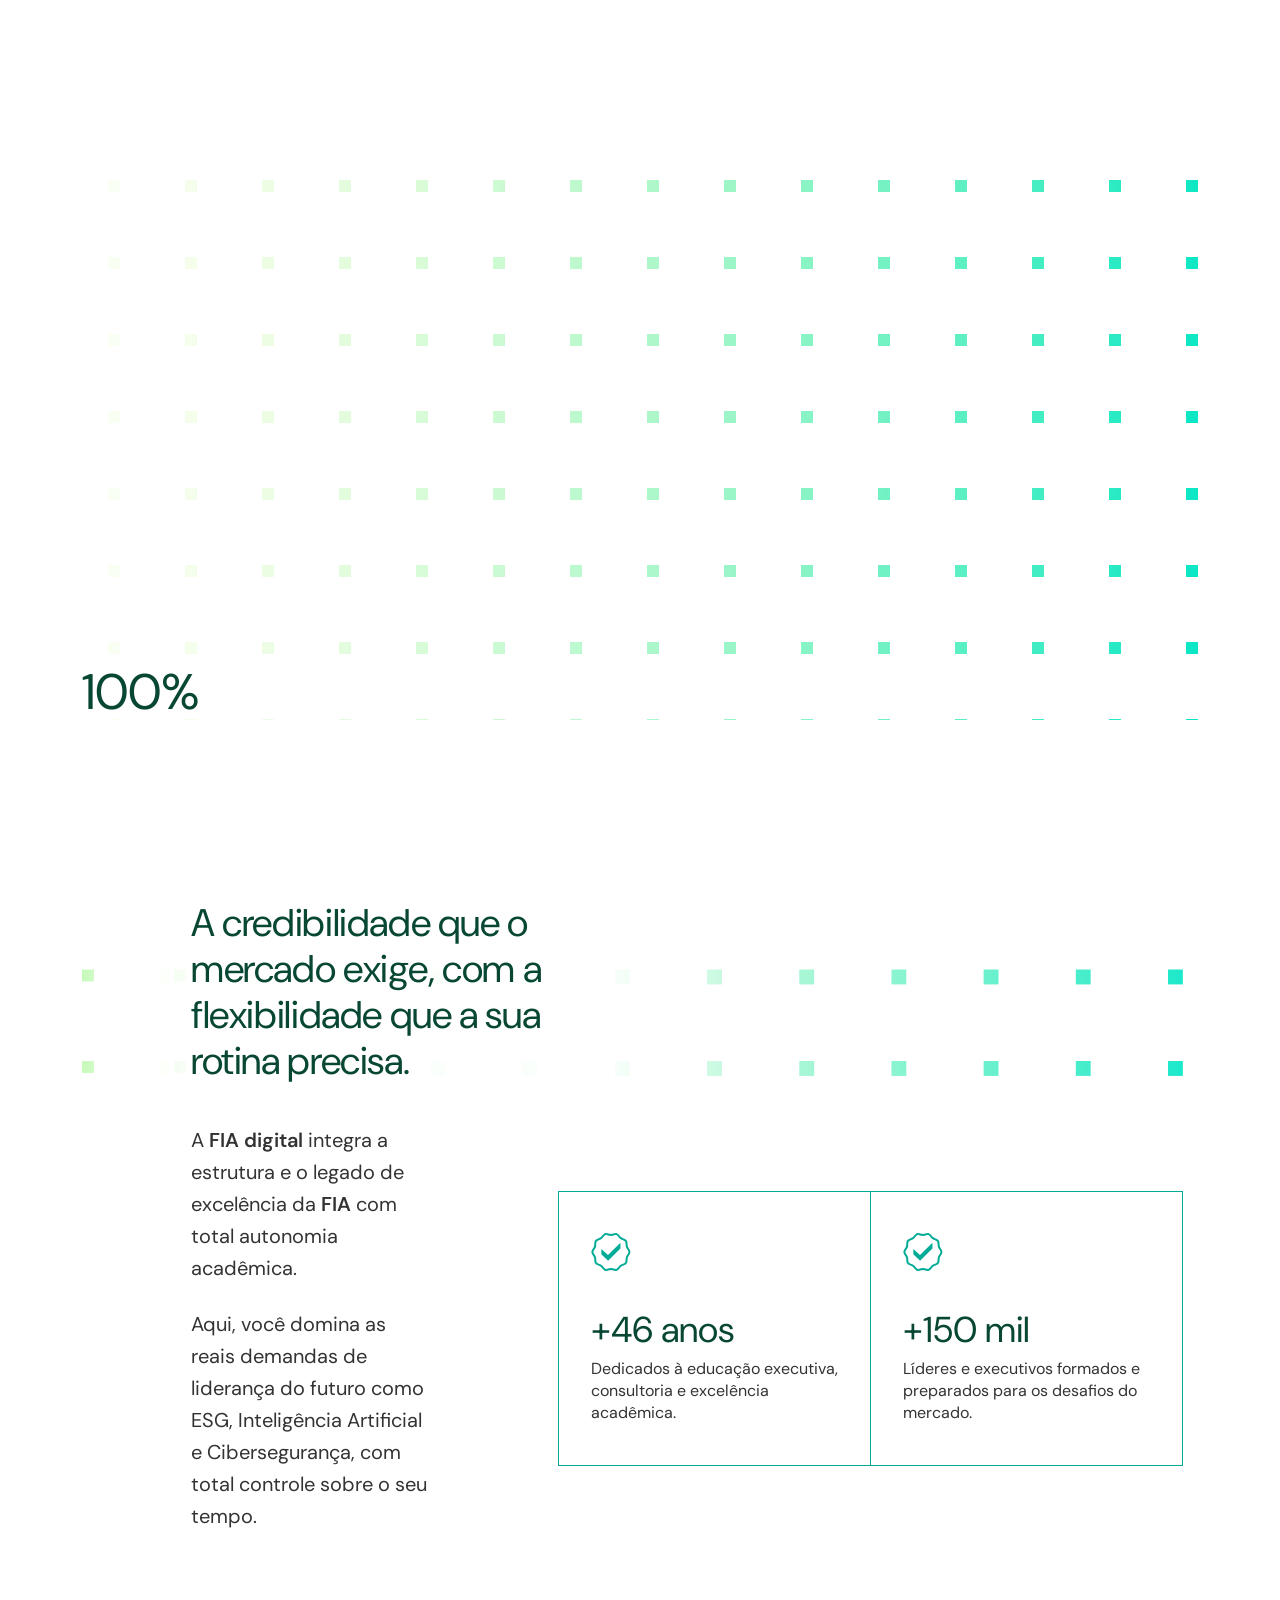
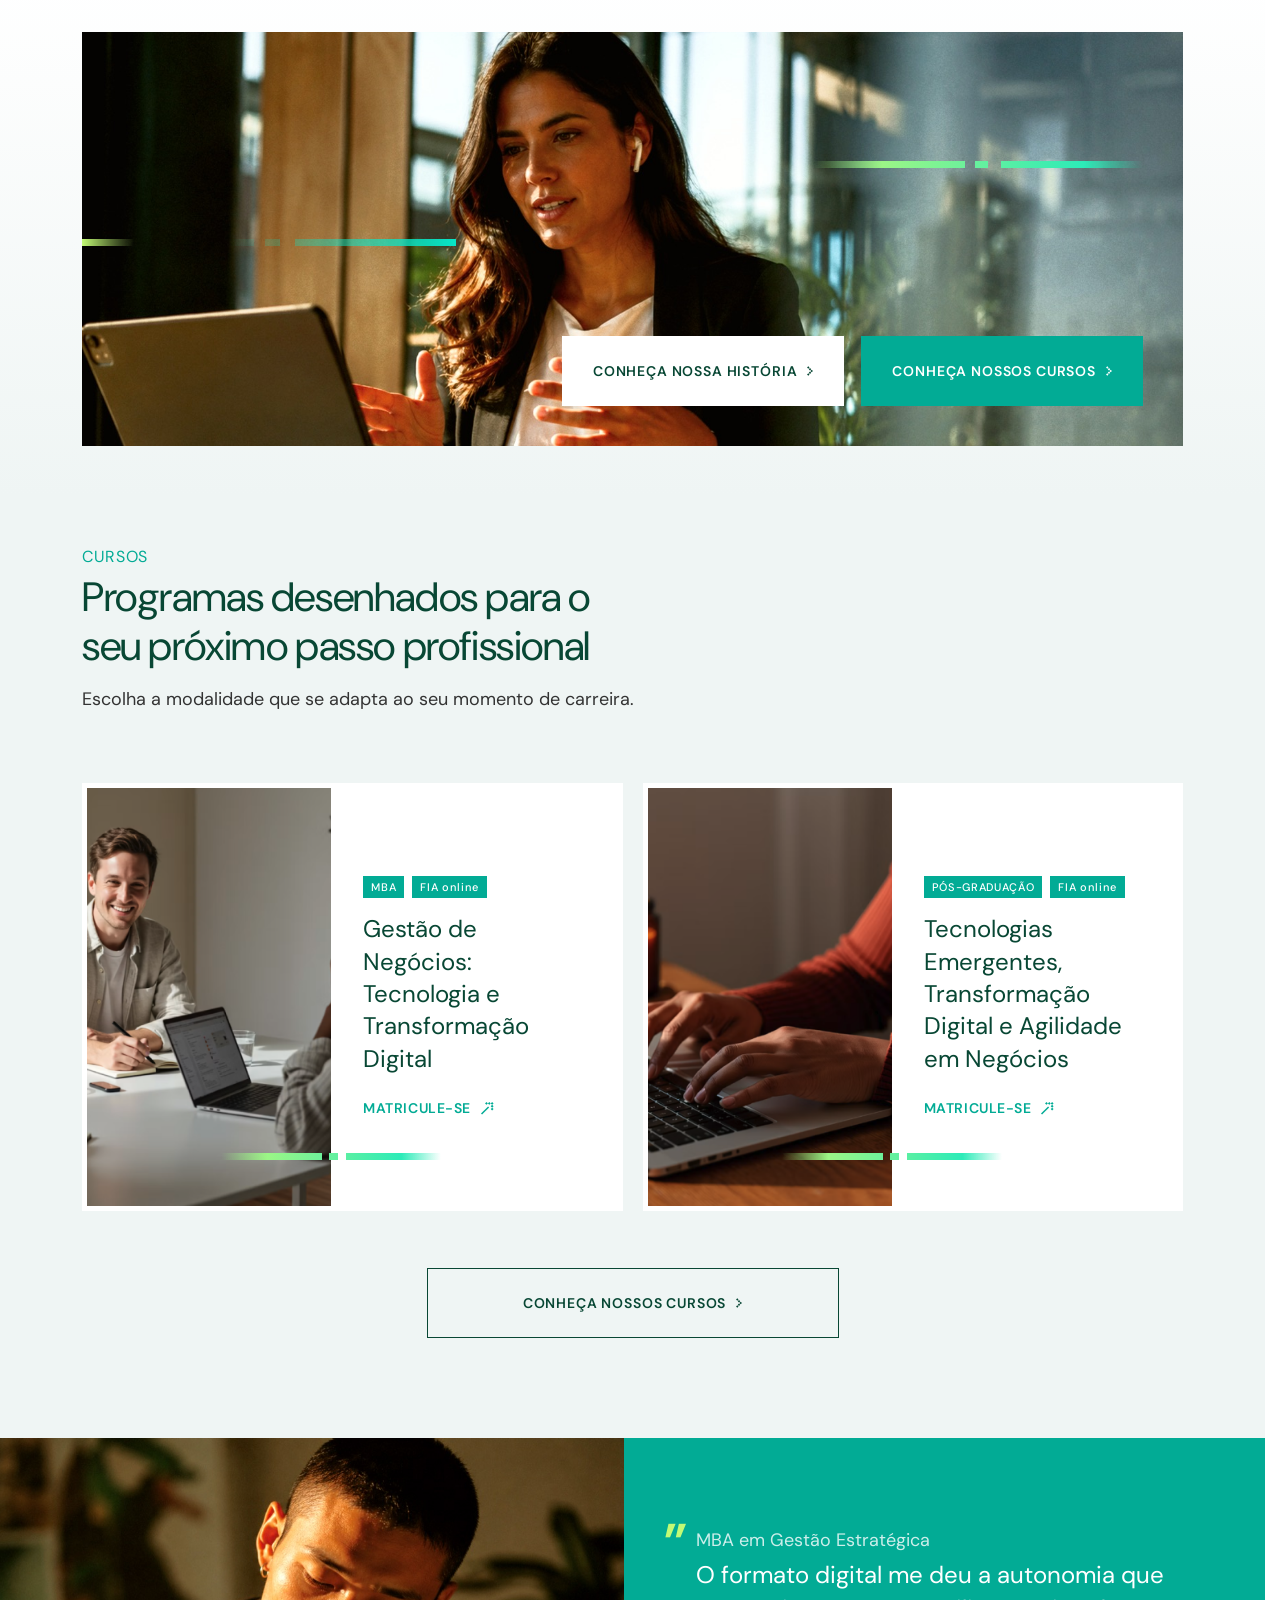
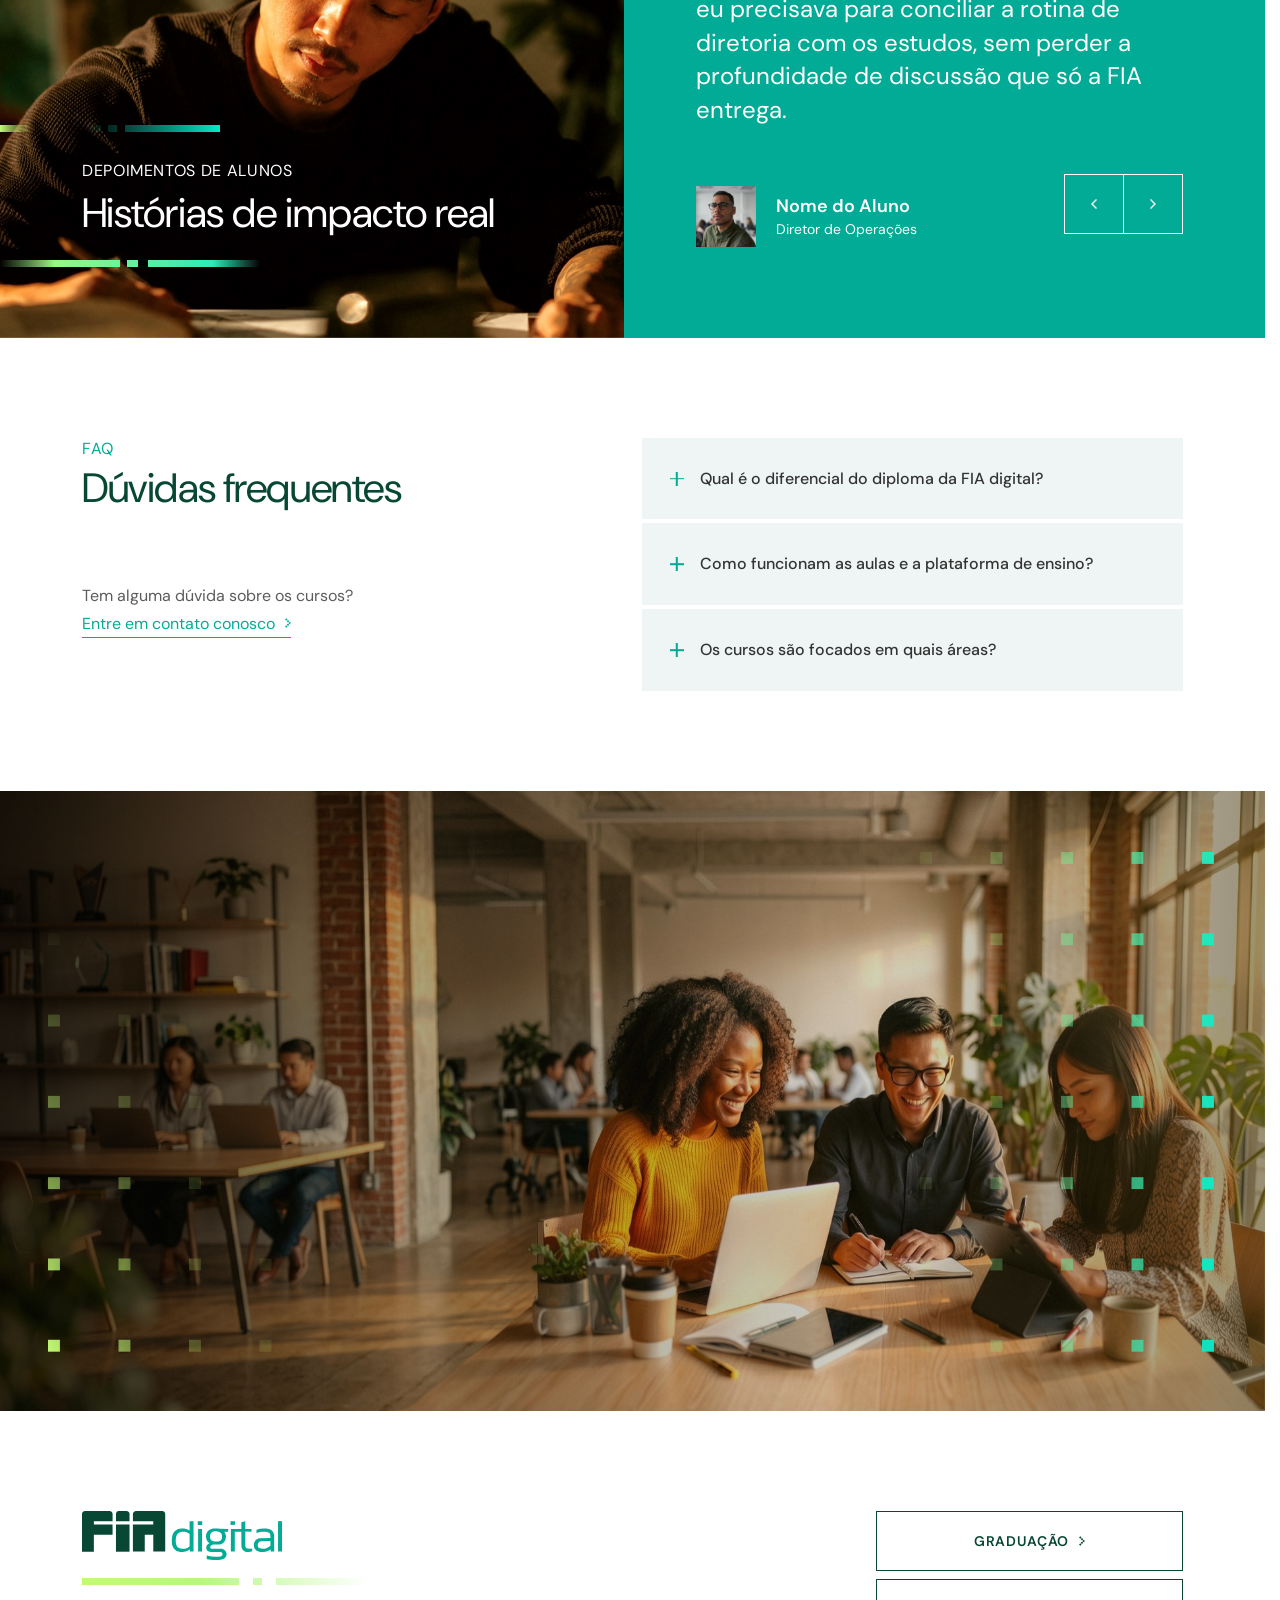
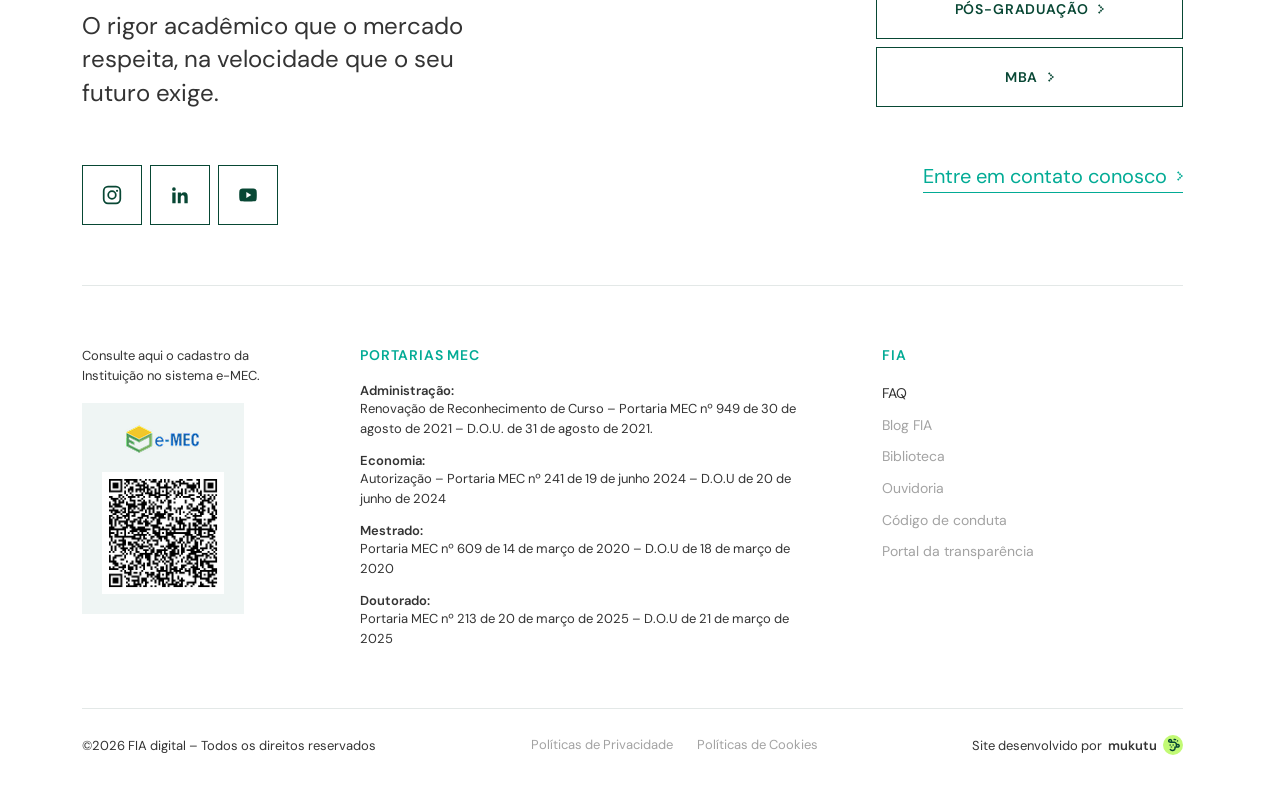
<file: index.html>
<!DOCTYPE html>
<html lang="pt-BR">
<head>
  <meta charset="UTF-8">
  <meta name="viewport" content="width=device-width, initial-scale=1.0">
  <title>FIA digital — Pós-graduação, MBA e Graduação EAD online</title>
  <meta name="description" content="Pós-graduação, MBA e graduação EAD da FIA com nota máxima no MEC. Flexibilidade do digital com o rigor acadêmico para liderar o mercado.">
  <link rel="canonical" href="https://www.fiadigital.com.br/">
  <meta name="theme-color" content="#02ab95">
  <link rel="icon" href="images/logo-fia-digital-mark-header.svg" type="image/svg+xml">
  <link rel="icon" href="favicon.ico" sizes="any">
  <link rel="apple-touch-icon" href="images/apple-touch-icon.png">
  <meta property="og:type" content="website">
  <meta property="og:locale" content="pt_BR">
  <meta property="og:site_name" content="FIA digital">
  <meta property="og:url" content="https://www.fiadigital.com.br/">
  <meta property="og:title" content="FIA digital — Pós-graduação, MBA e Graduação EAD online">
  <meta property="og:description" content="Pós-graduação, MBA e graduação EAD da FIA com nota máxima no MEC. Flexibilidade do digital com o rigor acadêmico para liderar o mercado.">
  <meta property="og:image" content="https://www.fiadigital.com.br/images/og-share-card.jpg">
  <meta property="og:image:alt" content="FIA digital — Pós-graduação, MBA e Graduação EAD online">
  <meta property="og:image:width" content="1200">
  <meta property="og:image:height" content="630">
  <meta name="twitter:card" content="summary_large_image">
  <meta name="twitter:title" content="FIA digital — Pós-graduação, MBA e Graduação EAD online">
  <meta name="twitter:description" content="Pós-graduação, MBA e graduação EAD da FIA com nota máxima no MEC. Flexibilidade do digital com o rigor acadêmico para liderar o mercado.">
  <meta name="twitter:image" content="https://www.fiadigital.com.br/images/og-share-card.jpg">
  <meta name="twitter:image:alt" content="FIA digital — Pós-graduação, MBA e Graduação EAD online">
  <script type="application/ld+json">
  {
    "@context": "https://schema.org",
    "@type": "EducationalOrganization",
    "@id": "https://www.fiadigital.com.br/#organization",
    "name": "FIA digital",
    "url": "https://www.fiadigital.com.br/",
    "logo": "https://www.fiadigital.com.br/images/logo-fia-digital-horizontal.svg",
    "description": "Braço de ensino a distância da FIA Business School, com graduação tecnológica, pós-graduação e MBA 100% EAD e nota máxima no MEC."
  }
  </script>
  <script type="application/ld+json">
  {
    "@context": "https://schema.org",
    "@type": "WebSite",
    "@id": "https://www.fiadigital.com.br/#website",
    "url": "https://www.fiadigital.com.br/",
    "name": "FIA digital",
    "inLanguage": "pt-BR",
    "publisher": { "@id": "https://www.fiadigital.com.br/#organization" }
  }
  </script>
  <script type="application/ld+json">
  {
    "@context": "https://schema.org",
    "@type": "FAQPage",
    "mainEntity": [
      {
        "@type": "Question",
        "name": "Qual é o diferencial do diploma da FIA digital?",
        "acceptedAnswer": {
          "@type": "Answer",
          "text": "O seu diploma tem o mesmo peso, validade e rigor acadêmico dos cursos presenciais da FIA, instituição com nota máxima no MEC e reconhecimento internacional."
        }
      },
      {
        "@type": "Question",
        "name": "Como funcionam as aulas e a plataforma de ensino?",
        "acceptedAnswer": {
          "@type": "Answer",
          "text": "Você estuda com total autonomia através da plataforma Canvas LMS, o padrão global das grandes escolas de negócios. As aulas combinam teoria sólida com a resolução de problemas práticos do mercado."
        }
      },
      {
        "@type": "Question",
        "name": "Os cursos são focados em quais áreas?",
        "acceptedAnswer": {
          "@type": "Answer",
          "text": "Oferecemos Cursos Superiores de Tecnologia (Graduação Tecnológica), Pós-graduações e MBAs focados nas maiores frentes de transformação do mercado atual, como liderança digital, tecnologia, finanças e sustentabilidade."
        }
      }
    ]
  }
  </script>
  <link rel="preconnect" href="https://fonts.googleapis.com">
  <link rel="preconnect" href="https://fonts.gstatic.com" crossorigin>
  <link href="https://fonts.googleapis.com/css2?family=DM+Sans:opsz,wght@9..40,400;9..40,500;9..40,600&display=swap" rel="stylesheet">
  <script>
    document.documentElement.classList.add('js-hero-preload');
    try {
      if (!window.sessionStorage.getItem('fiaPreloaderShown')) {
        document.documentElement.classList.add('js-preloader-active');
        window.sessionStorage.setItem('fiaPreloaderShown', '1');
      }
    } catch (e) { /* sessionStorage indisponível (navegação privada) — sem pré-loader, site funciona normal */ }
  </script>
  <link rel="stylesheet" href="styles.css">
</head>
<body>

<div class="preloader" aria-hidden="true">
  <div class="preloader__stage">
    <div class="dots dots--preloader"></div>
    <p class="preloader__pct">0%</p>
  </div>
</div>

<!-- ============ Barra de navegação ============ -->
<header class="site-header" id="site-header">
  <div class="site-header__inner">
    <a class="brand" href="index.html" aria-label="FIA digital — página inicial">
      <img decoding="async" src="images/logo-fia-digital-mark-header.svg" alt="FIA digital" width="93" height="85">
    </a>

    <nav class="site-nav" aria-label="Navegação principal">
      <a href="quem-somos.html">Quem Somos</a>
      <a href="cursos.html">Cursos</a>
    </nav>

    <a class="btn btn--sm btn--stroke-white site-header__cta" href="contato.html">
      Entre em contato
      <svg class="ico-chevron" viewBox="-0.5 -0.5 7 11" aria-hidden="true"><path fill="currentColor" d="M2.414 1L1 2.414L-0.414 1L1 -0.414Z M4.414 3L3 4.414L1.586 3L3 1.586Z M6.414 5L5 6.414L3.586 5L5 3.586Z M4.414 7L3 8.414L1.586 7L3 5.586Z M2.414 9L1 10.414L-0.414 9L1 7.586Z"/></svg>
    </a>

    <button class="nav-toggle" type="button" aria-expanded="false" aria-controls="site-header" aria-label="Abrir menu">
      <span></span><span></span><span></span>
    </button>
  </div>
</header>

<main>

  <!-- ============ Hero ============ -->
  <section class="hero" data-reveal-group>
    <div class="hero__media" aria-hidden="true">
      <div class="hero__slide"><img fetchpriority="high" decoding="async" width="1920" height="1024" src="images/hero-bg.jpg" alt=""></div>
      <div class="hero__slide"><img decoding="async" loading="lazy" width="1200" height="800" src="images/hero-bg-2.jpg" alt=""></div>
      <div class="hero__slide"><img decoding="async" loading="lazy" width="1920" height="1024" src="images/hero-bg-3.jpg" alt=""></div>
      <div class="hero__scrim"></div>
      <div class="hero__topfade"></div>
    </div>

    <div class="dots dots--hero" data-reveal aria-hidden="true"></div>

    <div class="hero__content">
      <div class="hero__lead">
        <h1><span>A profundidade </span><span>do conhecimento </span><span>encontra a autonomia </span><span>do digital.</span></h1>
        <div class="hero__aside">
          <p class="hero__kicker">Bem-vindo ao aprendizado flexível para o crescimento real.</p>
          <p class="hero__text">A flexibilidade do digital com o rigor acadêmico da FIA. Desenvolva repertório técnico e pensamento crítico no seu ritmo para liderar as transformações do mercado.</p>
        </div>
      </div>

      <div class="hero__actions">
        <a class="btn btn--lg btn--aqua" href="cursos.html">
          Conhecer cursos EAD
          <svg class="ico-chevron" viewBox="-0.5 -0.5 7 11" aria-hidden="true"><path fill="currentColor" d="M2.414 1L1 2.414L-0.414 1L1 -0.414Z M4.414 3L3 4.414L1.586 3L3 1.586Z M6.414 5L5 6.414L3.586 5L5 3.586Z M4.414 7L3 8.414L1.586 7L3 5.586Z M2.414 9L1 10.414L-0.414 9L1 7.586Z"/></svg>
        </a>
        <a class="btn btn--lg btn--stroke-aqua" href="contato.html">
          <svg class="ico-wa" viewBox="0 0 24 24" aria-hidden="true"><path fill="currentColor" d="M12 2a10 10 0 0 0-8.7 14.94L2 22l5.2-1.27A10 10 0 1 0 12 2Zm0 1.8a8.2 8.2 0 0 1 0 16.4 8.2 8.2 0 0 1-4.2-1.16l-.36-.21-3.1.76.78-3-.22-.37A8.2 8.2 0 0 1 12 3.8Zm-3.1 4.1c-.2 0-.5.07-.72.3-.24.24-.9.86-.9 2.06s.9 2.4 1.03 2.56c.13.17 1.73 2.8 4.26 3.8 2.1.83 2.53.68 2.99.63.46-.05 1.5-.6 1.7-1.2.22-.6.22-1.1.16-1.2-.07-.1-.24-.17-.5-.3-.27-.13-1.5-.74-1.74-.83-.23-.09-.4-.13-.56.13-.17.26-.65.83-.8 1-.14.16-.28.19-.54.06-.27-.13-1.1-.4-2.08-1.28-.77-.68-1.29-1.52-1.44-1.78-.14-.26-.02-.4.11-.53.13-.13.28-.34.42-.5.14-.17.19-.29.28-.48.1-.2.05-.36-.02-.5-.06-.13-.55-1.36-.76-1.85-.17-.4-.35-.4-.5-.4h-.38Z"/></svg>
          Falar com consultor
          <svg class="ico-chevron" viewBox="-0.5 -0.5 7 11" aria-hidden="true"><path fill="currentColor" d="M2.414 1L1 2.414L-0.414 1L1 -0.414Z M4.414 3L3 4.414L1.586 3L3 1.586Z M6.414 5L5 6.414L3.586 5L5 3.586Z M4.414 7L3 8.414L1.586 7L3 5.586Z M2.414 9L1 10.414L-0.414 9L1 7.586Z"/></svg>
        </a>
      </div>
    </div>
  </section>

  <!-- ============ Sobre ============ -->
  <section class="about" id="sobre" data-reveal-group>
    <div class="dots dots--about-left" data-reveal aria-hidden="true"></div>
    <div class="dots dots--about" data-reveal aria-hidden="true"></div>

    <div class="about__content">
      <h2 class="about__title">A credibilidade que o mercado exige, com a flexibilidade que a sua rotina precisa.</h2>

      <div class="about__row">
        <div class="about__copy">
          <p>A <strong>FIA digital</strong> integra a estrutura e o legado de excelência da <strong>FIA</strong> com total autonomia acadêmica.</p>
          <p>Aqui, você domina as reais demandas de liderança do futuro como ESG, Inteligência Artificial e Cibersegurança, com total controle sobre o seu tempo.</p>
        </div>

        <div class="big-numbers">
          <article class="bn-card">
            <img decoding="async" loading="lazy" class="ico-seal" src="images/ico-selo.svg" alt="" width="40" height="40">
            <div class="bn-card__body">
              <p class="bn-card__figure">+<span data-count-to="46">0</span> anos</p>
              <p class="bn-card__label">Dedicados à educação executiva, consultoria e excelência acadêmica.</p>
            </div>
          </article>

          <article class="bn-card">
            <img decoding="async" loading="lazy" class="ico-seal" src="images/ico-selo.svg" alt="" width="40" height="40">
            <div class="bn-card__body">
              <p class="bn-card__figure">+<span data-count-to="150">0</span> mil</p>
              <p class="bn-card__label">Líderes e executivos formados e preparados para os desafios do mercado.</p>
            </div>
          </article>
        </div>
      </div>
    </div>
  </section>

  <!-- ============ Faixa com chamadas ============ -->
  <section class="cta-band">
    <div class="cta-card">
      <img decoding="async" loading="lazy" width="1600" height="1200" class="cta-card__img" src="images/cta-bg.jpg" alt="Aluna da FIA digital estudando durante uma videoaula">
      <span class="dash-line dash-line--cta-1" aria-hidden="true"></span>
      <span class="dash-line dash-line--cta-2" aria-hidden="true"></span>

      <div class="cta-card__actions">
        <a class="btn btn--md btn--white" href="quem-somos.html">
          Conheça nossa história
          <svg class="ico-chevron" viewBox="-0.5 -0.5 7 11" aria-hidden="true"><path fill="currentColor" d="M2.414 1L1 2.414L-0.414 1L1 -0.414Z M4.414 3L3 4.414L1.586 3L3 1.586Z M6.414 5L5 6.414L3.586 5L5 3.586Z M4.414 7L3 8.414L1.586 7L3 5.586Z M2.414 9L1 10.414L-0.414 9L1 7.586Z"/></svg>
        </a>
        <a class="btn btn--md btn--aqua" href="cursos.html">
          Conheça nossos cursos
          <svg class="ico-chevron" viewBox="-0.5 -0.5 7 11" aria-hidden="true"><path fill="currentColor" d="M2.414 1L1 2.414L-0.414 1L1 -0.414Z M4.414 3L3 4.414L1.586 3L3 1.586Z M6.414 5L5 6.414L3.586 5L5 3.586Z M4.414 7L3 8.414L1.586 7L3 5.586Z M2.414 9L1 10.414L-0.414 9L1 7.586Z"/></svg>
        </a>
      </div>
    </div>
  </section>

  <!-- ============ Cursos ============ -->
  <section class="courses" id="cursos">
    <div class="courses__inner">
      <div class="courses__head">
        <div class="section-title">
          <span class="eyebrow">Cursos</span>
          <h2>Programas desenhados para o seu próximo passo profissional</h2>
        </div>
        <p class="courses__sub">Escolha a modalidade que se adapta ao seu momento de carreira.</p>
      </div>

      <div class="courses__grid" data-reveal-group>
        <article class="course-card" data-reveal>
          <div class="course-card__media">
            <div class="course-card__media-frame">
              <img decoding="async" loading="lazy" width="700" height="559" src="images/curso-1.jpg" alt="Aluna assistindo a uma aula do MBA da FIA digital">
            </div>
            <span class="dash-line dash-line--card" aria-hidden="true"></span>
          </div>
          <div class="course-card__body">
            <div class="course-card__group">
              <div class="tags">
                <span class="tag">MBA</span>
                <span class="tag">FIA online</span>
              </div>
              <h3>Gestão de Negócios: Tecnologia e Transformação Digital</h3>
            </div>
            <a class="link-arrow" href="contato.html">
              Matricule-se
              <svg class="ico-seta" viewBox="0 0 17 16" fill="none" aria-hidden="true">
                <path fill="currentColor" d="M14.551 9.07106L13.1368 10.4853L11.7225 9.07106L13.1368 7.65685L14.551 9.07106Z"/>
                <path fill="currentColor" d="M14.551 6.24263L13.1368 7.65685L11.7225 6.24263L13.1368 4.82842L14.551 6.24263Z"/>
                <path fill="currentColor" d="M14.551 3.41421L13.1368 4.82842L11.7225 3.41421L13.1368 1.99999L14.551 3.41421Z"/>
                <path fill="currentColor" d="M11.7225 3.41421L10.3083 4.82842L8.89412 3.41421L10.3083 1.99999L11.7225 3.41421Z"/>
                <path fill="currentColor" d="M8.89412 3.41421L7.4799 4.82842L6.06569 3.41421L7.4799 1.99999L8.89412 3.41421Z"/>
                <path fill="currentColor" d="M1.99983 13.4905L9.0709 6.41941L10.1316 7.48007L3.06049 14.5511L1.99983 13.4905Z"/>
              </svg>
            </a>
          </div>
        </article>

        <article class="course-card" data-reveal>
          <div class="course-card__media">
            <div class="course-card__media-frame">
              <img decoding="async" loading="lazy" width="700" height="559" src="images/curso-2.jpg" alt="Aluna estudando ao ar livre com o notebook">
            </div>
            <span class="dash-line dash-line--card" aria-hidden="true"></span>
          </div>
          <div class="course-card__body">
            <div class="course-card__group">
              <div class="tags">
                <span class="tag">PÓS-GRADUAÇÃO</span>
                <span class="tag">FIA online</span>
              </div>
              <h3>Tecnologias Emergentes, Transformação Digital e Agilidade em Negócios</h3>
            </div>
            <a class="link-arrow" href="contato.html">
              Matricule-se
              <svg class="ico-seta" viewBox="0 0 17 16" fill="none" aria-hidden="true">
                <path fill="currentColor" d="M14.551 9.07106L13.1368 10.4853L11.7225 9.07106L13.1368 7.65685L14.551 9.07106Z"/>
                <path fill="currentColor" d="M14.551 6.24263L13.1368 7.65685L11.7225 6.24263L13.1368 4.82842L14.551 6.24263Z"/>
                <path fill="currentColor" d="M14.551 3.41421L13.1368 4.82842L11.7225 3.41421L13.1368 1.99999L14.551 3.41421Z"/>
                <path fill="currentColor" d="M11.7225 3.41421L10.3083 4.82842L8.89412 3.41421L10.3083 1.99999L11.7225 3.41421Z"/>
                <path fill="currentColor" d="M8.89412 3.41421L7.4799 4.82842L6.06569 3.41421L7.4799 1.99999L8.89412 3.41421Z"/>
                <path fill="currentColor" d="M1.99983 13.4905L9.0709 6.41941L10.1316 7.48007L3.06049 14.5511L1.99983 13.4905Z"/>
              </svg>
            </a>
          </div>
        </article>
      </div>

      <a class="btn btn--md btn--stroke-dark courses__more" href="contato.html">
        Conheça nossos cursos
        <svg class="ico-chevron" viewBox="-0.5 -0.5 7 11" aria-hidden="true"><path fill="currentColor" d="M2.414 1L1 2.414L-0.414 1L1 -0.414Z M4.414 3L3 4.414L1.586 3L3 1.586Z M6.414 5L5 6.414L3.586 5L5 3.586Z M4.414 7L3 8.414L1.586 7L3 5.586Z M2.414 9L1 10.414L-0.414 9L1 7.586Z"/></svg>
      </a>
    </div>
  </section>

  <!-- ============ Depoimentos ============ -->
  <section class="testimonials" id="depoimentos">
    <div class="testimonials__media">
      <img decoding="async" loading="lazy" width="1000" height="775" src="images/depoimento.jpg" alt="Aluno da FIA digital estudando em casa">
      <div class="testimonials__caption">
        <span class="dash-line dash-line--quote-1" aria-hidden="true"></span>
        <span class="eyebrow eyebrow--light">Depoimentos de alunos</span>
        <p class="testimonials__title">Histórias de impacto real</p>
        <span class="dash-line dash-line--quote-2" aria-hidden="true"></span>
      </div>
    </div>

    <div class="testimonials__panel">
      <div class="quote" data-quote-viewport>
        <figure class="quote__item" data-active>
          <span class="quote__mark" aria-hidden="true">&rdquo;</span>
          <figcaption class="quote__course">MBA em Gestão Estratégica</figcaption>
          <blockquote>O formato digital me deu a autonomia que eu precisava para conciliar a rotina de diretoria com os estudos, sem perder a profundidade de discussão que só a FIA entrega.</blockquote>
          <div class="quote__author">
            <img decoding="async" loading="lazy" src="images/depoimento-autor.png" alt="" width="60" height="61">
            <div>
              <p class="quote__name">Nome do Aluno</p>
              <p class="quote__role">Diretor de Operações</p>
            </div>
          </div>
        </figure>

        <figure class="quote__item">
          <span class="quote__mark" aria-hidden="true">&rdquo;</span>
          <figcaption class="quote__course">Pós-graduação em Tecnologias Emergentes</figcaption>
          <blockquote>Estudei nos intervalos entre projetos e ainda assim entreguei o TCC sobre um problema real da minha área. Duas semanas depois, ele virou um piloto dentro da empresa.</blockquote>
          <div class="quote__author">
            <img decoding="async" loading="lazy" src="images/depoimento-autor.png" alt="" width="60" height="61">
            <div>
              <p class="quote__name">Nome do Aluno</p>
              <p class="quote__role">Gerente de Produto</p>
            </div>
          </div>
        </figure>

        <figure class="quote__item">
          <span class="quote__mark" aria-hidden="true">&rdquo;</span>
          <figcaption class="quote__course">MBA em Gestão de Negócios</figcaption>
          <blockquote>As discussões de caso com colegas de outros setores mudaram a forma como eu leio um balanço. Saí do curso com uma tese de investimento pronta para defender no comitê.</blockquote>
          <div class="quote__author">
            <img decoding="async" loading="lazy" src="images/depoimento-autor.png" alt="" width="60" height="61">
            <div>
              <p class="quote__name">Nome do Aluno</p>
              <p class="quote__role">Head de Estratégia</p>
            </div>
          </div>
        </figure>
      </div>

      <div class="quote__nav">
        <button type="button" data-quote-prev aria-label="Depoimento anterior">
          <svg viewBox="0 0 6 10" aria-hidden="true"><path d="M5 1L1 5l4 4" fill="none" stroke="currentColor" stroke-width="1.4" stroke-linecap="square"/></svg>
        </button>
        <button type="button" data-quote-next aria-label="Próximo depoimento">
          <svg viewBox="0 0 6 10" aria-hidden="true"><path d="M1 1l4 4-4 4" fill="none" stroke="currentColor" stroke-width="1.4" stroke-linecap="square"/></svg>
        </button>
      </div>
    </div>
  </section>

  <!-- ============ FAQ ============ -->
  <section class="faq" id="faq">
    <div class="faq__inner">
      <div class="faq__aside">
        <div class="section-title">
          <span class="eyebrow">FAQ</span>
          <h2>Dúvidas frequentes</h2>
        </div>
        <div class="faq__help">
          <p>Tem alguma dúvida sobre os cursos?</p>
          <a class="link-underline" href="contato.html">
            Entre em contato conosco
            <svg class="ico-chevron" viewBox="-0.5 -0.5 7 11" aria-hidden="true"><path fill="currentColor" d="M2.414 1L1 2.414L-0.414 1L1 -0.414Z M4.414 3L3 4.414L1.586 3L3 1.586Z M6.414 5L5 6.414L3.586 5L5 3.586Z M4.414 7L3 8.414L1.586 7L3 5.586Z M2.414 9L1 10.414L-0.414 9L1 7.586Z"/></svg>
          </a>
        </div>
      </div>

      <div class="faq__list">
        <div class="faq-item">
          <button class="faq-item__q" type="button" aria-expanded="false">
            <span class="faq-item__sign" aria-hidden="true"></span>
            <span>Qual é o diferencial do diploma da FIA digital?</span>
          </button>
          <div class="faq-item__a" hidden>
            <div class="faq-item__a__inner"><p>O seu diploma tem o mesmo peso, validade e rigor acadêmico dos cursos presenciais da FIA, instituição com nota máxima no MEC e reconhecimento internacional.</p></div>
          </div>
        </div>

        <div class="faq-item">
          <button class="faq-item__q" type="button" aria-expanded="false">
            <span class="faq-item__sign" aria-hidden="true"></span>
            <span>Como funcionam as aulas e a plataforma de ensino?</span>
          </button>
          <div class="faq-item__a" hidden>
            <div class="faq-item__a__inner"><p>Você estuda com total autonomia através da plataforma Canvas LMS, o padrão global das grandes escolas de negócios. As aulas combinam teoria sólida com a resolução de problemas práticos do mercado.</p></div>
          </div>
        </div>

        <div class="faq-item">
          <button class="faq-item__q" type="button" aria-expanded="false">
            <span class="faq-item__sign" aria-hidden="true"></span>
            <span>Os cursos são focados em quais áreas?</span>
          </button>
          <div class="faq-item__a" hidden>
            <div class="faq-item__a__inner"><p>Oferecemos Cursos Superiores de Tecnologia (Graduação Tecnológica), Pós-graduações e MBAs focados nas maiores frentes de transformação do mercado atual, como liderança digital, tecnologia, finanças e sustentabilidade.</p></div>
          </div>
        </div>
      </div>
    </div>
  </section>

  <!-- ============ Faixa de transição ============ -->
  <section class="transition" aria-hidden="true" data-reveal-group>
    <img decoding="async" loading="lazy" width="1920" height="1071" src="images/transition.jpg" alt="">
    <span class="transition__fade transition__fade--left"></span>
    <span class="transition__fade transition__fade--right"></span>
    <span class="dots dots--transition-left" data-reveal></span>
    <span class="dots dots--transition-right" data-reveal></span>
  </section>

</main>

<!-- ============ Rodapé ============ -->
<footer class="site-footer" id="contato">
  <div class="site-footer__inner">

    <div class="footer-top">
      <div class="footer-top__brand">
        <img decoding="async" class="footer-logo" src="images/logo-fia-digital-horizontal.svg" alt="FIA digital" width="200" height="49">
        <span class="dash-line dash-line--footer" aria-hidden="true"></span>
        <p class="footer-claim">O rigor acadêmico que o mercado respeita, na velocidade que o seu futuro exige.</p>
        <div class="socials">
          <a href="https://www.instagram.com/" aria-label="Instagram da FIA digital" target="_blank" rel="noopener noreferrer">
            <svg viewBox="0 0 24 24" aria-hidden="true"><path fill="currentColor" d="M7.6 2h8.8A5.6 5.6 0 0 1 22 7.6v8.8A5.6 5.6 0 0 1 16.4 22H7.6A5.6 5.6 0 0 1 2 16.4V7.6A5.6 5.6 0 0 1 7.6 2Zm0 1.9A3.7 3.7 0 0 0 3.9 7.6v8.8a3.7 3.7 0 0 0 3.7 3.7h8.8a3.7 3.7 0 0 0 3.7-3.7V7.6a3.7 3.7 0 0 0-3.7-3.7H7.6ZM12 6.9a5.1 5.1 0 1 1 0 10.2 5.1 5.1 0 0 1 0-10.2Zm0 1.9a3.2 3.2 0 1 0 0 6.4 3.2 3.2 0 0 0 0-6.4Zm5.5-2.6a1.2 1.2 0 1 1 0 2.4 1.2 1.2 0 0 1 0-2.4Z"/></svg>
          </a>
          <a href="https://www.linkedin.com/" aria-label="LinkedIn da FIA digital" target="_blank" rel="noopener noreferrer">
            <svg viewBox="0 0 24 24" aria-hidden="true"><path fill="currentColor" d="M5.4 3.6a2 2 0 1 1 0 4 2 2 0 0 1 0-4ZM3.6 9.2h3.6V21H3.6V9.2Zm6 0h3.45v1.62h.05a3.8 3.8 0 0 1 3.4-1.87c3.03 0 3.9 1.9 3.9 4.85V21h-3.6v-6.2c0-1.48-.55-2.42-1.85-2.42-1.1 0-1.75.74-2.03 1.46-.1.25-.12.6-.12.96V21H9.6V9.2Z"/></svg>
          </a>
          <a href="https://www.youtube.com/" aria-label="YouTube da FIA digital" target="_blank" rel="noopener noreferrer">
            <svg viewBox="0 0 24 24" aria-hidden="true"><path fill="currentColor" d="M21.3 7.2c-.22-1.15-1.02-2-2.06-2.14C17.4 4.85 14.7 4.8 12 4.8s-5.4.05-7.24.26C3.72 5.2 2.92 6.05 2.7 7.2 2.5 8.3 2.4 9.9 2.4 12s.1 3.7.3 4.8c.22 1.15 1.02 2 2.06 2.14 1.84.21 4.54.26 7.24.26s5.4-.05 7.24-.26c1.04-.14 1.84-.99 2.06-2.14.2-1.1.3-2.7.3-4.8s-.1-3.7-.3-4.8ZM10.2 15.3V8.7l5.4 3.3-5.4 3.3Z"/></svg>
          </a>
        </div>
      </div>

      <div class="footer-top__links">
        <a class="btn btn--md btn--stroke-dark" href="cursos.html">Graduação
          <svg class="ico-chevron" viewBox="-0.5 -0.5 7 11" aria-hidden="true"><path fill="currentColor" d="M2.414 1L1 2.414L-0.414 1L1 -0.414Z M4.414 3L3 4.414L1.586 3L3 1.586Z M6.414 5L5 6.414L3.586 5L5 3.586Z M4.414 7L3 8.414L1.586 7L3 5.586Z M2.414 9L1 10.414L-0.414 9L1 7.586Z"/></svg>
        </a>
        <a class="btn btn--md btn--stroke-dark" href="cursos.html">Pós-graduação
          <svg class="ico-chevron" viewBox="-0.5 -0.5 7 11" aria-hidden="true"><path fill="currentColor" d="M2.414 1L1 2.414L-0.414 1L1 -0.414Z M4.414 3L3 4.414L1.586 3L3 1.586Z M6.414 5L5 6.414L3.586 5L5 3.586Z M4.414 7L3 8.414L1.586 7L3 5.586Z M2.414 9L1 10.414L-0.414 9L1 7.586Z"/></svg>
        </a>
        <a class="btn btn--md btn--stroke-dark" href="cursos.html">MBA
          <svg class="ico-chevron" viewBox="-0.5 -0.5 7 11" aria-hidden="true"><path fill="currentColor" d="M2.414 1L1 2.414L-0.414 1L1 -0.414Z M4.414 3L3 4.414L1.586 3L3 1.586Z M6.414 5L5 6.414L3.586 5L5 3.586Z M4.414 7L3 8.414L1.586 7L3 5.586Z M2.414 9L1 10.414L-0.414 9L1 7.586Z"/></svg>
        </a>
        <a class="link-underline footer-contact" href="contato.html">
          Entre em contato conosco
          <svg class="ico-chevron" viewBox="-0.5 -0.5 7 11" aria-hidden="true"><path fill="currentColor" d="M2.414 1L1 2.414L-0.414 1L1 -0.414Z M4.414 3L3 4.414L1.586 3L3 1.586Z M6.414 5L5 6.414L3.586 5L5 3.586Z M4.414 7L3 8.414L1.586 7L3 5.586Z M2.414 9L1 10.414L-0.414 9L1 7.586Z"/></svg>
        </a>
      </div>
    </div>

    <div class="footer-mid">
      <div class="footer-mec">
        <p>Consulte aqui o cadastro da Instituição no sistema e-MEC.</p>
        <div class="footer-mec__box">
          <img decoding="async" loading="lazy" class="footer-mec__logo" src="images/e-mec.png" alt="e-MEC" width="80" height="33">
          <img decoding="async" loading="lazy" class="footer-mec__qr" src="images/e-mec-qr.png" alt="QR Code para o cadastro no e-MEC" width="122" height="122">
        </div>
      </div>

      <div class="footer-col footer-col--wide">
        <h3>Portarias MEC</h3>
        <dl class="portarias">
          <dt>Administração:</dt>
          <dd>Renovação de Reconhecimento de Curso – Portaria MEC nº 949 de 30 de agosto de 2021 – D.O.U. de 31 de agosto de 2021.</dd>
          <dt>Economia:</dt>
          <dd>Autorização – Portaria MEC nº 241 de 19 de junho 2024 – D.O.U de 20 de junho de 2024</dd>
          <dt>Mestrado:</dt>
          <dd>Portaria MEC nº 609 de 14 de março de 2020 – D.O.U de 18 de março de 2020</dd>
          <dt>Doutorado:</dt>
          <dd>Portaria MEC nº 213 de 20 de março de 2025 – D.O.U de 21 de março de 2025</dd>
        </dl>
      </div>

      <div class="footer-col">
        <h3>FIA</h3>
        <ul class="footer-links">
          <li><a href="#faq">FAQ</a></li>
          <li><span class="footer-links__disabled" aria-disabled="true">Blog FIA</span></li>
          <li><span class="footer-links__disabled" aria-disabled="true">Biblioteca</span></li>
          <li><span class="footer-links__disabled" aria-disabled="true">Ouvidoria</span></li>
          <li><span class="footer-links__disabled" aria-disabled="true">Código de conduta</span></li>
          <li><span class="footer-links__disabled" aria-disabled="true">Portal da transparência</span></li>
        </ul>
      </div>
    </div>

    <div class="footer-bottom">
      <p>©2026 FIA digital – Todos os direitos reservados</p>
      <p class="footer-bottom__policies">
        <span class="footer-policies__disabled" aria-disabled="true">Políticas de Privacidade</span>
        <span class="footer-policies__disabled" aria-disabled="true">Políticas de Cookies</span>
      </p>
      <p class="footer-bottom__credit">Site desenvolvido por <strong>mukutu</strong>
        <img decoding="async" loading="lazy" src="images/mukutu.svg" alt="" width="20" height="20">
      </p>
    </div>

  </div>
</footer>

  <script src="vendor/lenis.min.js"></script>
  <script src="vendor/gsap.min.js"></script>
  <script src="vendor/SplitText.min.js"></script>
  <script src="script.js"></script>
</body>
</html>
</file>
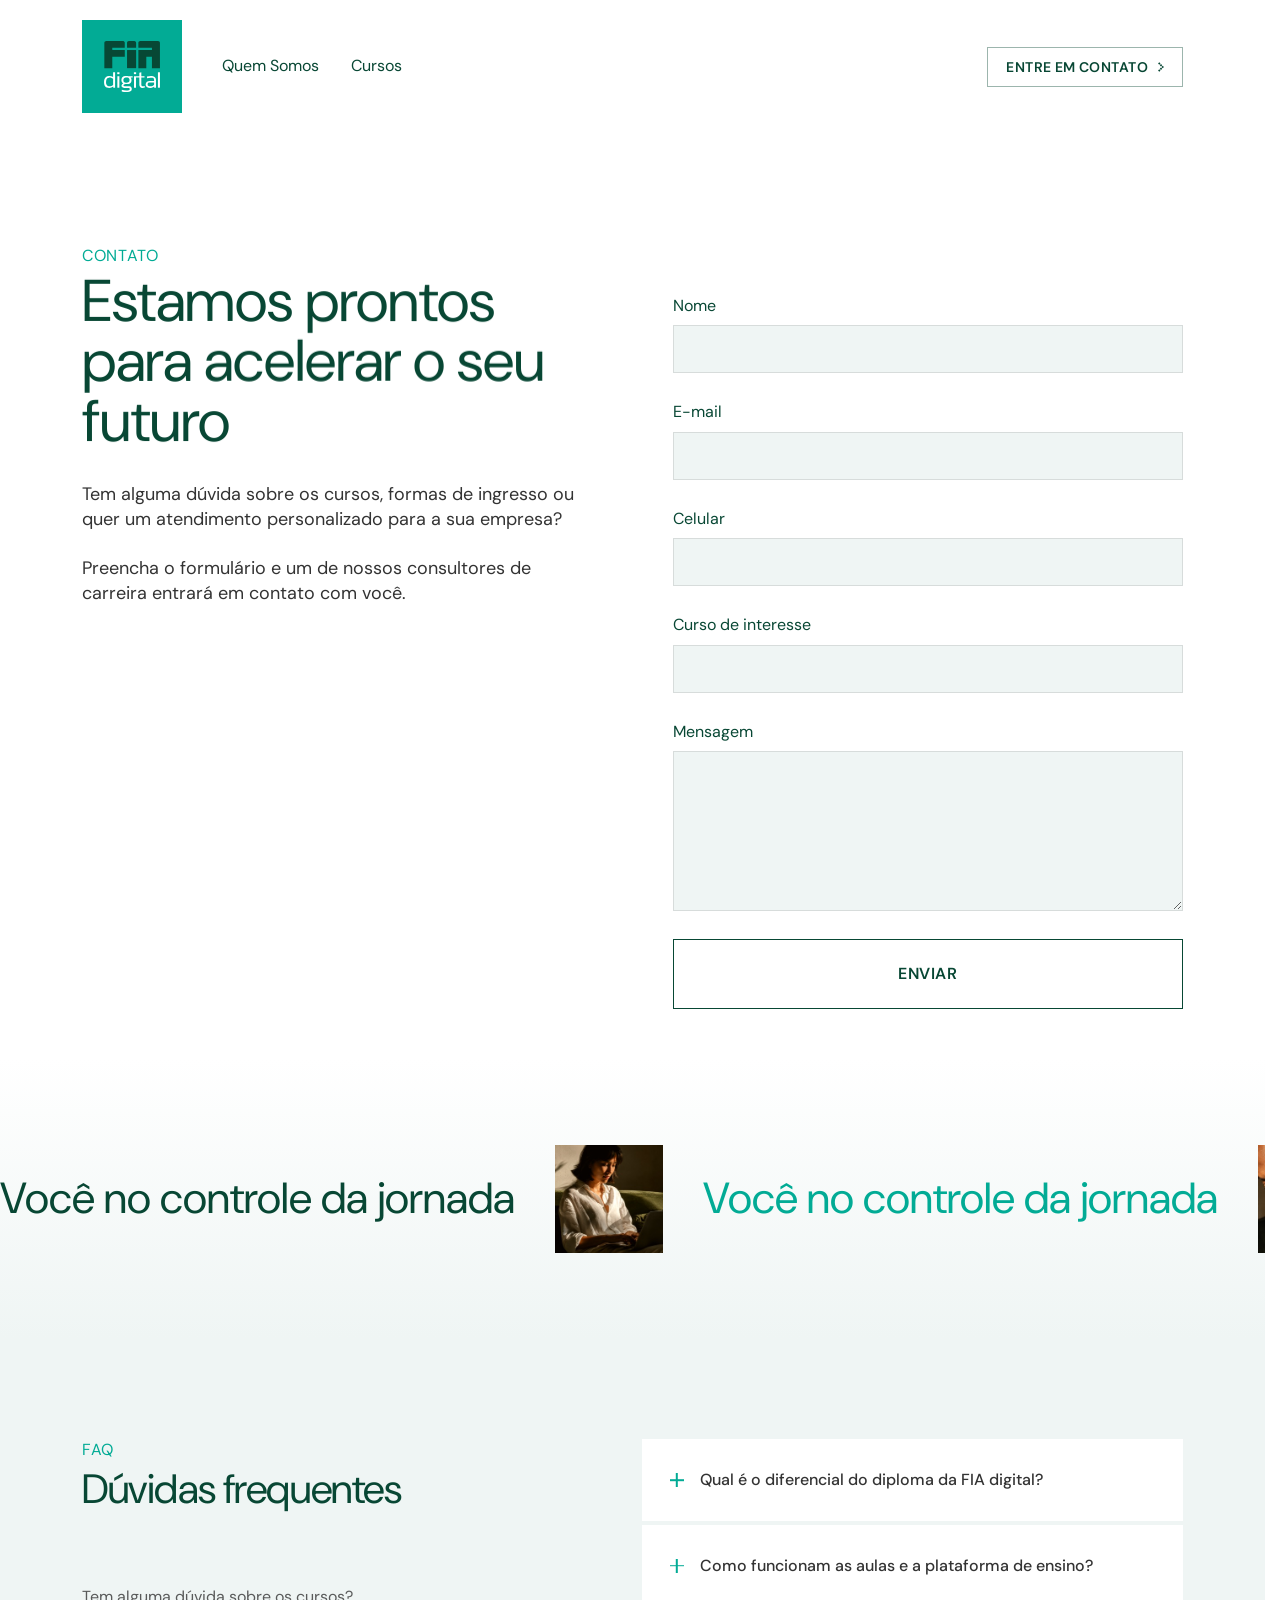
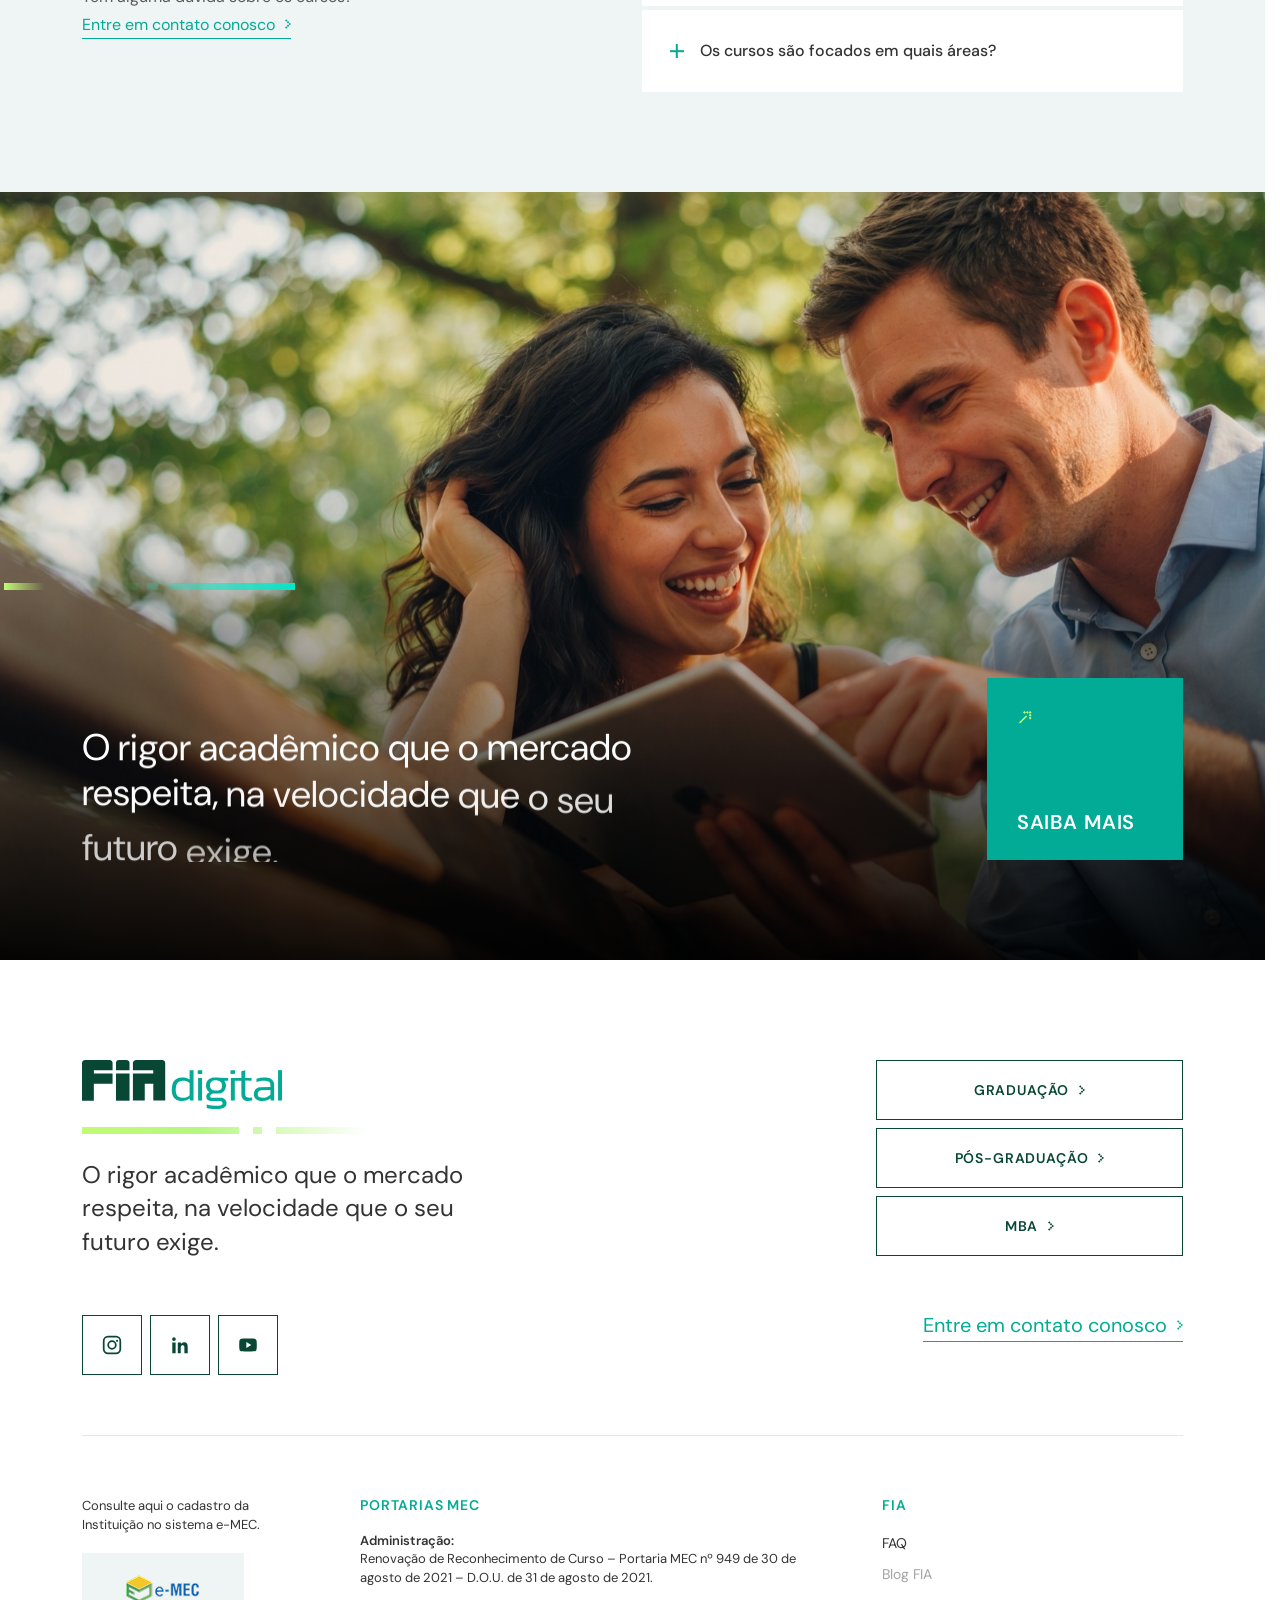
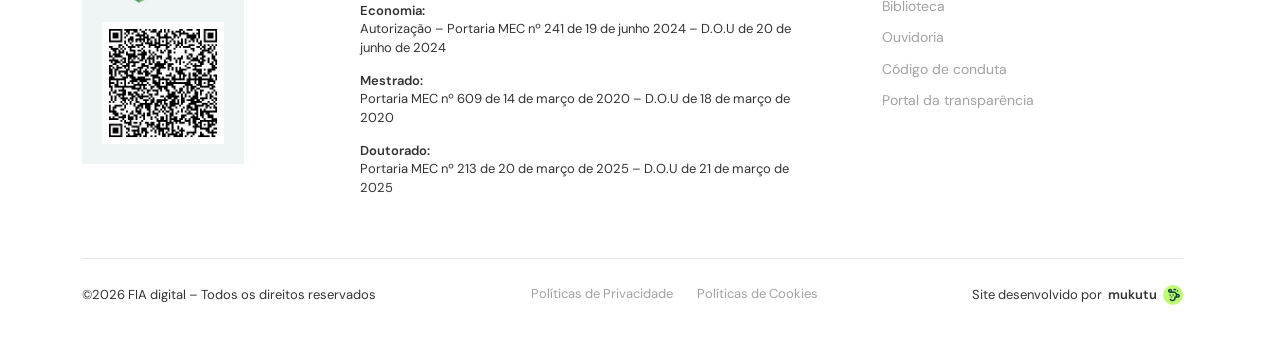
<file: contato.html>
<!DOCTYPE html>
<html lang="pt-BR">
<head>
  <meta charset="UTF-8">
  <meta name="viewport" content="width=device-width, initial-scale=1.0">
  <title>Contato — FIA digital | Fale com um consultor EAD</title>
  <meta name="description" content="Entre em contato com a FIA digital. Tire dúvidas sobre cursos EAD, formas de ingresso e atendimento para empresas com nossos consultores de carreira.">
  <link rel="canonical" href="https://www.fiadigital.com.br/contato.html">
  <meta name="theme-color" content="#02ab95">
  <link rel="icon" href="images/logo-fia-digital-mark-header.svg" type="image/svg+xml">
  <link rel="icon" href="favicon.ico" sizes="any">
  <link rel="apple-touch-icon" href="images/apple-touch-icon.png">
  <meta property="og:type" content="website">
  <meta property="og:locale" content="pt_BR">
  <meta property="og:site_name" content="FIA digital">
  <meta property="og:url" content="https://www.fiadigital.com.br/contato.html">
  <meta property="og:title" content="Contato — FIA digital | Fale com um consultor EAD">
  <meta property="og:description" content="Entre em contato com a FIA digital. Tire dúvidas sobre cursos EAD, formas de ingresso e atendimento para empresas com nossos consultores de carreira.">
  <meta property="og:image" content="https://www.fiadigital.com.br/images/og-share-card.jpg">
  <meta property="og:image:alt" content="FIA digital — Pós-graduação, MBA e Graduação EAD online">
  <meta property="og:image:width" content="1200">
  <meta property="og:image:height" content="630">
  <meta name="twitter:card" content="summary_large_image">
  <meta name="twitter:title" content="Contato — FIA digital | Fale com um consultor EAD">
  <meta name="twitter:description" content="Entre em contato com a FIA digital. Tire dúvidas sobre cursos EAD, formas de ingresso e atendimento para empresas com nossos consultores de carreira.">
  <meta name="twitter:image" content="https://www.fiadigital.com.br/images/og-share-card.jpg">
  <meta name="twitter:image:alt" content="FIA digital — Pós-graduação, MBA e Graduação EAD online">
  <script type="application/ld+json">
  {
    "@context": "https://schema.org",
    "@type": "EducationalOrganization",
    "@id": "https://www.fiadigital.com.br/#organization",
    "name": "FIA digital",
    "url": "https://www.fiadigital.com.br/",
    "logo": "https://www.fiadigital.com.br/images/logo-fia-digital-horizontal.svg",
    "description": "Braço de ensino a distância da FIA Business School, com graduação tecnológica, pós-graduação e MBA 100% EAD e nota máxima no MEC."
  }
  </script>
  <script type="application/ld+json">
  {
    "@context": "https://schema.org",
    "@type": "BreadcrumbList",
    "itemListElement": [
      { "@type": "ListItem", "position": 1, "name": "Início", "item": "https://www.fiadigital.com.br/" },
      { "@type": "ListItem", "position": 2, "name": "Contato", "item": "https://www.fiadigital.com.br/contato.html" }
    ]
  }
  </script>
  <script type="application/ld+json">
  {
    "@context": "https://schema.org",
    "@type": "FAQPage",
    "mainEntity": [
      {
        "@type": "Question",
        "name": "Qual é o diferencial do diploma da FIA digital?",
        "acceptedAnswer": {
          "@type": "Answer",
          "text": "O seu diploma tem o mesmo peso, validade e rigor acadêmico dos cursos presenciais da FIA, instituição com nota máxima no MEC e reconhecimento internacional."
        }
      },
      {
        "@type": "Question",
        "name": "Como funcionam as aulas e a plataforma de ensino?",
        "acceptedAnswer": {
          "@type": "Answer",
          "text": "Você estuda com total autonomia através da plataforma Canvas LMS, o padrão global das grandes escolas de negócios. As aulas combinam teoria sólida com a resolução de problemas práticos do mercado."
        }
      },
      {
        "@type": "Question",
        "name": "Os cursos são focados em quais áreas?",
        "acceptedAnswer": {
          "@type": "Answer",
          "text": "Oferecemos Cursos Superiores de Tecnologia (Graduação Tecnológica), Pós-graduações e MBAs focados nas maiores frentes de transformação do mercado atual, como liderança digital, tecnologia, finanças e sustentabilidade."
        }
      }
    ]
  }
  </script>
  <link rel="preconnect" href="https://fonts.googleapis.com">
  <link rel="preconnect" href="https://fonts.gstatic.com" crossorigin>
  <link href="https://fonts.googleapis.com/css2?family=DM+Sans:opsz,wght@9..40,400;9..40,500;9..40,600;9..40,700&display=swap" rel="stylesheet">
  <script>document.documentElement.classList.add('js-hero-preload')</script>
  <link rel="stylesheet" href="styles.css">
</head>
<body>

<main>

  <!-- ============ Abertura com o formulário ============ -->
  <section class="contato-hero" data-reveal-group>
    <header class="site-header site-header--light" id="site-header">
      <div class="site-header__inner">
        <a class="brand" href="index.html" aria-label="FIA digital — página inicial">
          <img decoding="async" src="images/logo-fia-digital-mark-header.svg" alt="FIA digital" width="93" height="85">
        </a>

        <nav class="site-nav" aria-label="Navegação principal">
          <a href="quem-somos.html">Quem Somos</a>
          <a href="cursos.html">Cursos</a>
        </nav>

        <a class="btn btn--sm btn--stroke-dark-soft site-header__cta" href="#formulario">
          Entre em contato
          <svg class="ico-chevron" viewBox="-0.5 -0.5 7 11" aria-hidden="true"><path fill="currentColor" d="M2.414 1L1 2.414L-0.414 1L1 -0.414Z M4.414 3L3 4.414L1.586 3L3 1.586Z M6.414 5L5 6.414L3.586 5L5 3.586Z M4.414 7L3 8.414L1.586 7L3 5.586Z M2.414 9L1 10.414L-0.414 9L1 7.586Z"/></svg>
        </a>

        <button class="nav-toggle" type="button" aria-expanded="false" aria-controls="site-header" aria-label="Abrir menu">
          <span></span><span></span><span></span>
        </button>
      </div>
    </header>

    <div class="contato-hero__body" id="fale-conosco">
      <div class="contato-hero__copy">
        <div class="section-title">
          <span class="eyebrow">Contato</span>
          <h1>Estamos prontos para acelerar o seu futuro</h1>
        </div>
        <div class="contato-hero__text">
          <p>Tem alguma dúvida sobre os cursos, formas de ingresso ou quer um atendimento personalizado para a sua empresa?</p>
          <p>Preencha o formulário e um de nossos consultores de carreira entrará em contato com você.</p>
        </div>
      </div>

      <!-- ===================================================================
           FORMULÁRIO — LUGAR DO EMBED DO HUBSPOT

           Quando você tiver o código do HubSpot, apague APENAS o <form> que
           está aqui dentro e cole o código do HubSpot no lugar dele, sem mexer
           na <div class="form-embed"> que envolve tudo.

           Assim o formulário do HubSpot já nasce com as cores, os tamanhos e
           os espaçamentos deste layout (o styles.css também estiliza as
           classes .hs-form-field, .hs-input e .hs-button que o HubSpot usa).
           =================================================================== -->
      <div class="form-embed" id="formulario">
        <form data-contact-form novalidate>
          <div class="form-embed__field">
            <label for="nome">Nome</label>
            <input type="text" id="nome" name="nome" autocomplete="name" required>
          </div>
          <div class="form-embed__field">
            <label for="email">E-mail</label>
            <input type="email" id="email" name="email" autocomplete="email" required>
          </div>
          <div class="form-embed__field">
            <label for="celular">Celular</label>
            <input type="tel" id="celular" name="celular" autocomplete="tel" required>
          </div>
          <div class="form-embed__field">
            <label for="curso">Curso de interesse</label>
            <input type="text" id="curso" name="curso" autocomplete="organization" required>
          </div>

          <div class="form-embed__field">
            <label for="mensagem">Mensagem</label>
            <textarea id="mensagem" name="mensagem" rows="6"></textarea>
          </div>

          <button type="submit">Enviar</button>
          <p class="form-embed__note" data-contact-note hidden role="status"></p>
        </form>
      </div>
      <!-- ============ fim do lugar do embed do HubSpot ============ -->
    </div>

    <div class="dots dots--contato" data-reveal aria-hidden="true"></div>
  </section>

  <!-- ============ Faixa deslizante ============ -->
  <section class="marquee" aria-hidden="true">
    <div class="marquee__track">
      <div class="marquee__group">
        <span class="marquee__word">Você no controle da jornada</span>
        <span class="marquee__tile"><img decoding="async" loading="lazy" width="256" height="320" src="images/qs-marquee-1.jpg" alt=""></span>
        <span class="marquee__word marquee__word--aqua">Você no controle da jornada</span>
        <span class="marquee__tile"><img decoding="async" loading="lazy" width="256" height="320" src="images/qs-marquee-2.jpg" alt=""></span>
        <span class="marquee__word">Você no controle da jornada</span>
        <span class="marquee__tile"><img decoding="async" loading="lazy" width="320" height="256" src="images/qs-marquee-3.jpg" alt=""></span>
        <span class="marquee__word marquee__word--aqua">Você no controle da jornada</span>
        <span class="marquee__tile"><img decoding="async" loading="lazy" width="320" height="256" src="images/qs-marquee-4.jpg" alt=""></span>
      </div>
      <div class="marquee__group">
        <span class="marquee__word">Você no controle da jornada</span>
        <span class="marquee__tile"><img decoding="async" loading="lazy" width="256" height="320" src="images/qs-marquee-1.jpg" alt=""></span>
        <span class="marquee__word marquee__word--aqua">Você no controle da jornada</span>
        <span class="marquee__tile"><img decoding="async" loading="lazy" width="256" height="320" src="images/qs-marquee-2.jpg" alt=""></span>
        <span class="marquee__word">Você no controle da jornada</span>
        <span class="marquee__tile"><img decoding="async" loading="lazy" width="320" height="256" src="images/qs-marquee-3.jpg" alt=""></span>
        <span class="marquee__word marquee__word--aqua">Você no controle da jornada</span>
        <span class="marquee__tile"><img decoding="async" loading="lazy" width="320" height="256" src="images/qs-marquee-4.jpg" alt=""></span>
      </div>
    </div>
  </section>

  <!-- ============ Dúvidas frequentes ============ -->
  <section class="faq faq--inverted" id="faq">
    <div class="faq__inner">
      <div class="faq__aside">
        <div class="section-title">
          <span class="eyebrow">FAQ</span>
          <h2>Dúvidas frequentes</h2>
        </div>
        <div class="faq__help">
          <p>Tem alguma dúvida sobre os cursos?</p>
          <a class="link-underline" href="#fale-conosco">
            Entre em contato conosco
            <svg class="ico-chevron" viewBox="-0.5 -0.5 7 11" aria-hidden="true"><path fill="currentColor" d="M2.414 1L1 2.414L-0.414 1L1 -0.414Z M4.414 3L3 4.414L1.586 3L3 1.586Z M6.414 5L5 6.414L3.586 5L5 3.586Z M4.414 7L3 8.414L1.586 7L3 5.586Z M2.414 9L1 10.414L-0.414 9L1 7.586Z"/></svg>
          </a>
        </div>
      </div>

      <div class="faq__list">
        <div class="faq-item">
          <button class="faq-item__q" type="button" aria-expanded="false">
            <span class="faq-item__sign" aria-hidden="true"></span>
            <span>Qual é o diferencial do diploma da FIA digital?</span>
          </button>
          <div class="faq-item__a" hidden>
            <div class="faq-item__a__inner"><p>O seu diploma tem o mesmo peso, validade e rigor acadêmico dos cursos presenciais da FIA, instituição com nota máxima no MEC e reconhecimento internacional.</p></div>
          </div>
        </div>

        <div class="faq-item">
          <button class="faq-item__q" type="button" aria-expanded="false">
            <span class="faq-item__sign" aria-hidden="true"></span>
            <span>Como funcionam as aulas e a plataforma de ensino?</span>
          </button>
          <div class="faq-item__a" hidden>
            <div class="faq-item__a__inner"><p>Você estuda com total autonomia através da plataforma Canvas LMS, o padrão global das grandes escolas de negócios. As aulas combinam teoria sólida com a resolução de problemas práticos do mercado.</p></div>
          </div>
        </div>

        <div class="faq-item">
          <button class="faq-item__q" type="button" aria-expanded="false">
            <span class="faq-item__sign" aria-hidden="true"></span>
            <span>Os cursos são focados em quais áreas?</span>
          </button>
          <div class="faq-item__a" hidden>
            <div class="faq-item__a__inner"><p>Oferecemos Cursos Superiores de Tecnologia (Graduação Tecnológica), Pós-graduações e MBAs focados nas maiores frentes de transformação do mercado atual, como liderança digital, tecnologia, finanças e sustentabilidade.</p></div>
          </div>
        </div>
      </div>
    </div>
  </section>

  <!-- ============ Chamada "Saiba mais" ============ -->
  <section class="cta-banner">
    <img decoding="async" loading="lazy" width="1920" height="1080" class="cta-banner__img" src="images/qs-saiba-mais.jpg" alt="Dois alunos da FIA digital estudando ao ar livre">
    <span class="cta-banner__scrim" aria-hidden="true"></span>
    <span class="dash-line dash-line--cta-c" aria-hidden="true"></span>

    <div class="cta-banner__inner">
      <p class="cta-banner__title" data-split-reveal>O rigor acadêmico que o mercado respeita, na velocidade que o seu futuro exige.</p>
      <a class="tile tile--cta" href="contato.html">
        <img decoding="async" loading="lazy" src="images/ico-seta.svg" alt="" width="17" height="16">
        <span>Saiba mais</span>
      </a>
    </div>
  </section>

</main>

<!-- ============ Rodapé ============ -->
<footer class="site-footer" id="contato">
  <div class="site-footer__inner">

    <div class="footer-top">
      <div class="footer-top__brand">
        <img decoding="async" class="footer-logo" src="images/logo-fia-digital-horizontal.svg" alt="FIA digital" width="200" height="49">
        <span class="dash-line dash-line--footer" aria-hidden="true"></span>
        <p class="footer-claim">O rigor acadêmico que o mercado respeita, na velocidade que o seu futuro exige.</p>
        <div class="socials">
          <a href="https://www.instagram.com/" aria-label="Instagram da FIA digital" target="_blank" rel="noopener noreferrer">
            <svg viewBox="0 0 24 24" aria-hidden="true"><path fill="currentColor" d="M7.6 2h8.8A5.6 5.6 0 0 1 22 7.6v8.8A5.6 5.6 0 0 1 16.4 22H7.6A5.6 5.6 0 0 1 2 16.4V7.6A5.6 5.6 0 0 1 7.6 2Zm0 1.9A3.7 3.7 0 0 0 3.9 7.6v8.8a3.7 3.7 0 0 0 3.7 3.7h8.8a3.7 3.7 0 0 0 3.7-3.7V7.6a3.7 3.7 0 0 0-3.7-3.7H7.6ZM12 6.9a5.1 5.1 0 1 1 0 10.2 5.1 5.1 0 0 1 0-10.2Zm0 1.9a3.2 3.2 0 1 0 0 6.4 3.2 3.2 0 0 0 0-6.4Zm5.5-2.6a1.2 1.2 0 1 1 0 2.4 1.2 1.2 0 0 1 0-2.4Z"/></svg>
          </a>
          <a href="https://www.linkedin.com/" aria-label="LinkedIn da FIA digital" target="_blank" rel="noopener noreferrer">
            <svg viewBox="0 0 24 24" aria-hidden="true"><path fill="currentColor" d="M5.4 3.6a2 2 0 1 1 0 4 2 2 0 0 1 0-4ZM3.6 9.2h3.6V21H3.6V9.2Zm6 0h3.45v1.62h.05a3.8 3.8 0 0 1 3.4-1.87c3.03 0 3.9 1.9 3.9 4.85V21h-3.6v-6.2c0-1.48-.55-2.42-1.85-2.42-1.1 0-1.75.74-2.03 1.46-.1.25-.12.6-.12.96V21H9.6V9.2Z"/></svg>
          </a>
          <a href="https://www.youtube.com/" aria-label="YouTube da FIA digital" target="_blank" rel="noopener noreferrer">
            <svg viewBox="0 0 24 24" aria-hidden="true"><path fill="currentColor" d="M21.3 7.2c-.22-1.15-1.02-2-2.06-2.14C17.4 4.85 14.7 4.8 12 4.8s-5.4.05-7.24.26C3.72 5.2 2.92 6.05 2.7 7.2 2.5 8.3 2.4 9.9 2.4 12s.1 3.7.3 4.8c.22 1.15 1.02 2 2.06 2.14 1.84.21 4.54.26 7.24.26s5.4-.05 7.24-.26c1.04-.14 1.84-.99 2.06-2.14.2-1.1.3-2.7.3-4.8s-.1-3.7-.3-4.8ZM10.2 15.3V8.7l5.4 3.3-5.4 3.3Z"/></svg>
          </a>
        </div>
      </div>

      <div class="footer-top__links">
        <a class="btn btn--md btn--stroke-dark" href="cursos.html">Graduação
          <svg class="ico-chevron" viewBox="-0.5 -0.5 7 11" aria-hidden="true"><path fill="currentColor" d="M2.414 1L1 2.414L-0.414 1L1 -0.414Z M4.414 3L3 4.414L1.586 3L3 1.586Z M6.414 5L5 6.414L3.586 5L5 3.586Z M4.414 7L3 8.414L1.586 7L3 5.586Z M2.414 9L1 10.414L-0.414 9L1 7.586Z"/></svg>
        </a>
        <a class="btn btn--md btn--stroke-dark" href="cursos.html">Pós-graduação
          <svg class="ico-chevron" viewBox="-0.5 -0.5 7 11" aria-hidden="true"><path fill="currentColor" d="M2.414 1L1 2.414L-0.414 1L1 -0.414Z M4.414 3L3 4.414L1.586 3L3 1.586Z M6.414 5L5 6.414L3.586 5L5 3.586Z M4.414 7L3 8.414L1.586 7L3 5.586Z M2.414 9L1 10.414L-0.414 9L1 7.586Z"/></svg>
        </a>
        <a class="btn btn--md btn--stroke-dark" href="cursos.html">MBA
          <svg class="ico-chevron" viewBox="-0.5 -0.5 7 11" aria-hidden="true"><path fill="currentColor" d="M2.414 1L1 2.414L-0.414 1L1 -0.414Z M4.414 3L3 4.414L1.586 3L3 1.586Z M6.414 5L5 6.414L3.586 5L5 3.586Z M4.414 7L3 8.414L1.586 7L3 5.586Z M2.414 9L1 10.414L-0.414 9L1 7.586Z"/></svg>
        </a>
        <a class="link-underline footer-contact" href="contato.html">
          Entre em contato conosco
          <svg class="ico-chevron" viewBox="-0.5 -0.5 7 11" aria-hidden="true"><path fill="currentColor" d="M2.414 1L1 2.414L-0.414 1L1 -0.414Z M4.414 3L3 4.414L1.586 3L3 1.586Z M6.414 5L5 6.414L3.586 5L5 3.586Z M4.414 7L3 8.414L1.586 7L3 5.586Z M2.414 9L1 10.414L-0.414 9L1 7.586Z"/></svg>
        </a>
      </div>
    </div>

    <div class="footer-mid">
      <div class="footer-mec">
        <p>Consulte aqui o cadastro da Instituição no sistema e-MEC.</p>
        <div class="footer-mec__box">
          <img decoding="async" loading="lazy" class="footer-mec__logo" src="images/e-mec.png" alt="e-MEC" width="80" height="33">
          <img decoding="async" loading="lazy" class="footer-mec__qr" src="images/e-mec-qr.png" alt="QR Code para o cadastro no e-MEC" width="122" height="122">
        </div>
      </div>

      <div class="footer-col footer-col--wide">
        <h3>Portarias MEC</h3>
        <dl class="portarias">
          <dt>Administração:</dt>
          <dd>Renovação de Reconhecimento de Curso – Portaria MEC nº 949 de 30 de agosto de 2021 – D.O.U. de 31 de agosto de 2021.</dd>
          <dt>Economia:</dt>
          <dd>Autorização – Portaria MEC nº 241 de 19 de junho 2024 – D.O.U de 20 de junho de 2024</dd>
          <dt>Mestrado:</dt>
          <dd>Portaria MEC nº 609 de 14 de março de 2020 – D.O.U de 18 de março de 2020</dd>
          <dt>Doutorado:</dt>
          <dd>Portaria MEC nº 213 de 20 de março de 2025 – D.O.U de 21 de março de 2025</dd>
        </dl>
      </div>

      <div class="footer-col">
        <h3>FIA</h3>
        <ul class="footer-links">
          <li><a href="index.html#faq">FAQ</a></li>
          <li><span class="footer-links__disabled" aria-disabled="true">Blog FIA</span></li>
          <li><span class="footer-links__disabled" aria-disabled="true">Biblioteca</span></li>
          <li><span class="footer-links__disabled" aria-disabled="true">Ouvidoria</span></li>
          <li><span class="footer-links__disabled" aria-disabled="true">Código de conduta</span></li>
          <li><span class="footer-links__disabled" aria-disabled="true">Portal da transparência</span></li>
        </ul>
      </div>
    </div>

    <div class="footer-bottom">
      <p>©2026 FIA digital – Todos os direitos reservados</p>
      <p class="footer-bottom__policies">
        <span class="footer-policies__disabled" aria-disabled="true">Políticas de Privacidade</span>
        <span class="footer-policies__disabled" aria-disabled="true">Políticas de Cookies</span>
      </p>
      <p class="footer-bottom__credit">Site desenvolvido por <strong>mukutu</strong>
        <img decoding="async" loading="lazy" src="images/mukutu.svg" alt="" width="20" height="20">
      </p>
    </div>

  </div>
</footer>

<script src="vendor/lenis.min.js"></script>
<script src="vendor/gsap.min.js"></script>
<script src="vendor/SplitText.min.js"></script>
<script src="script.js"></script>
</body>
</html>
</file>
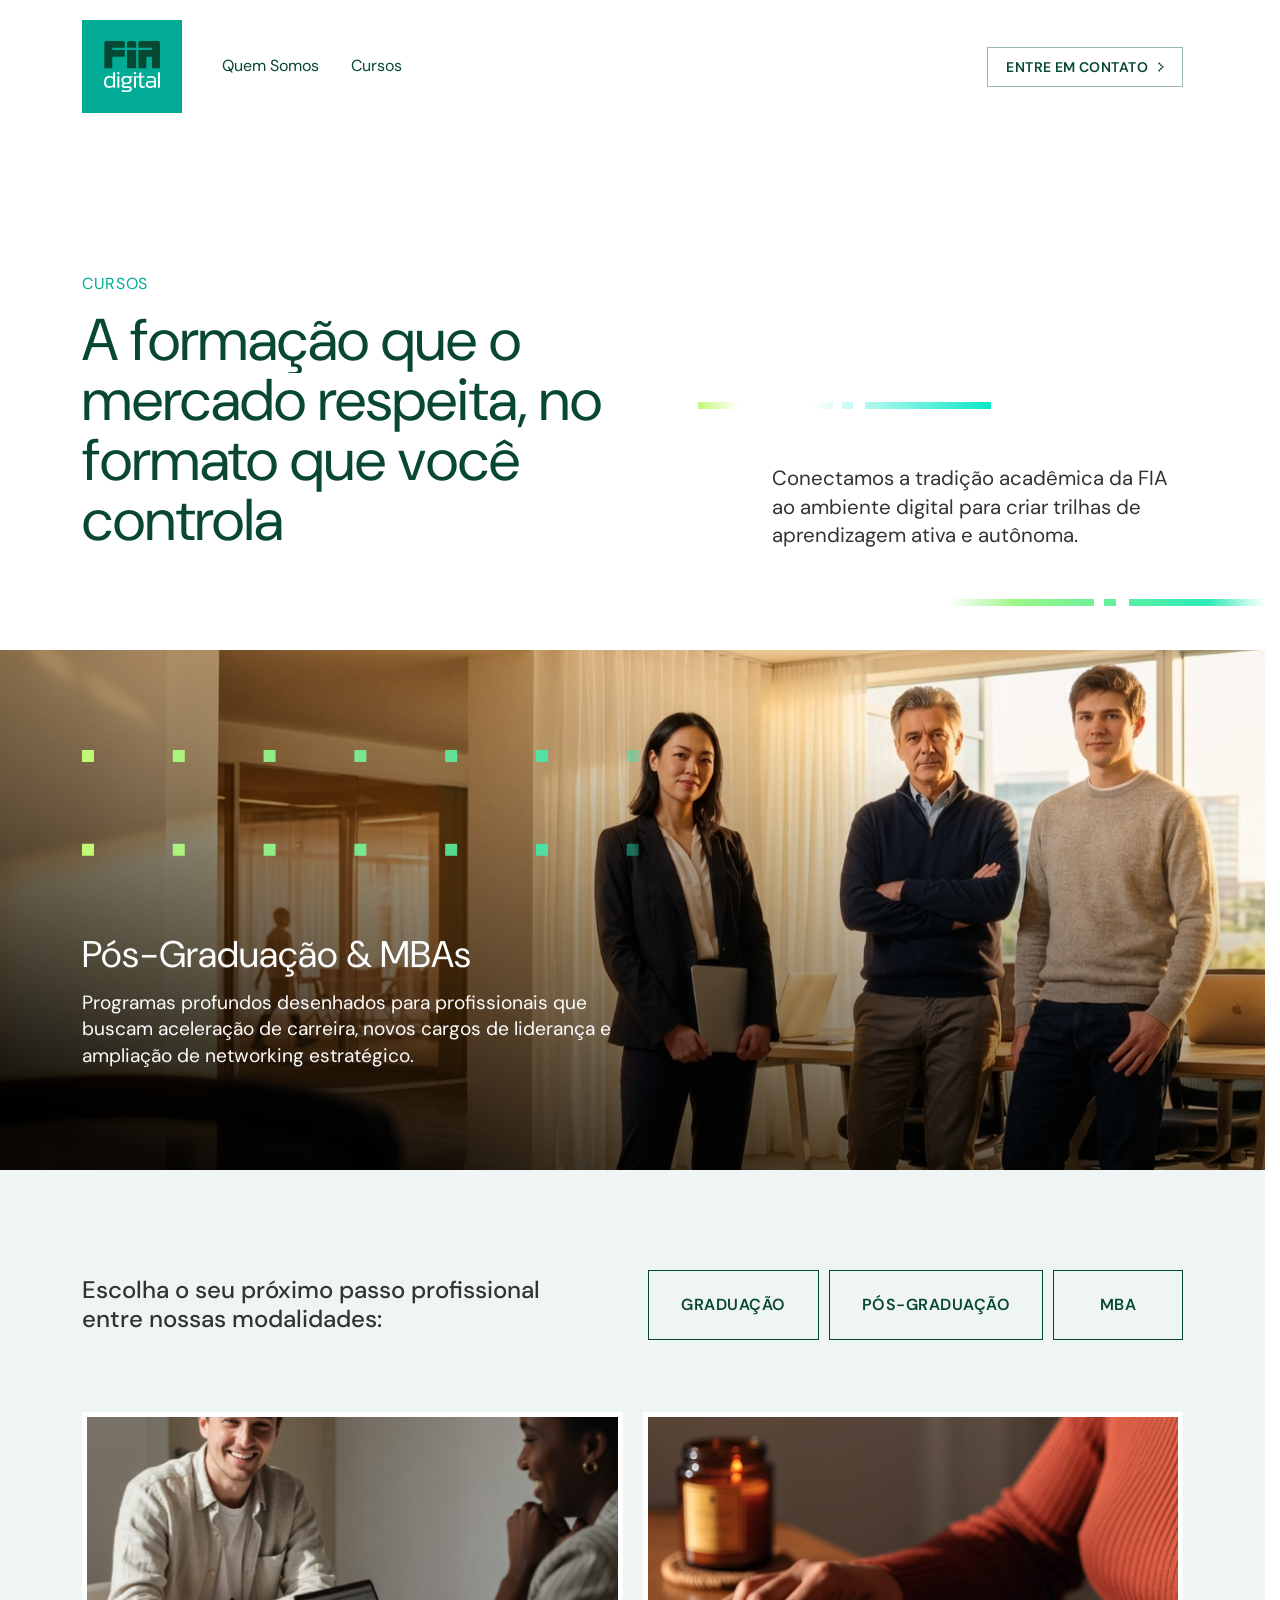
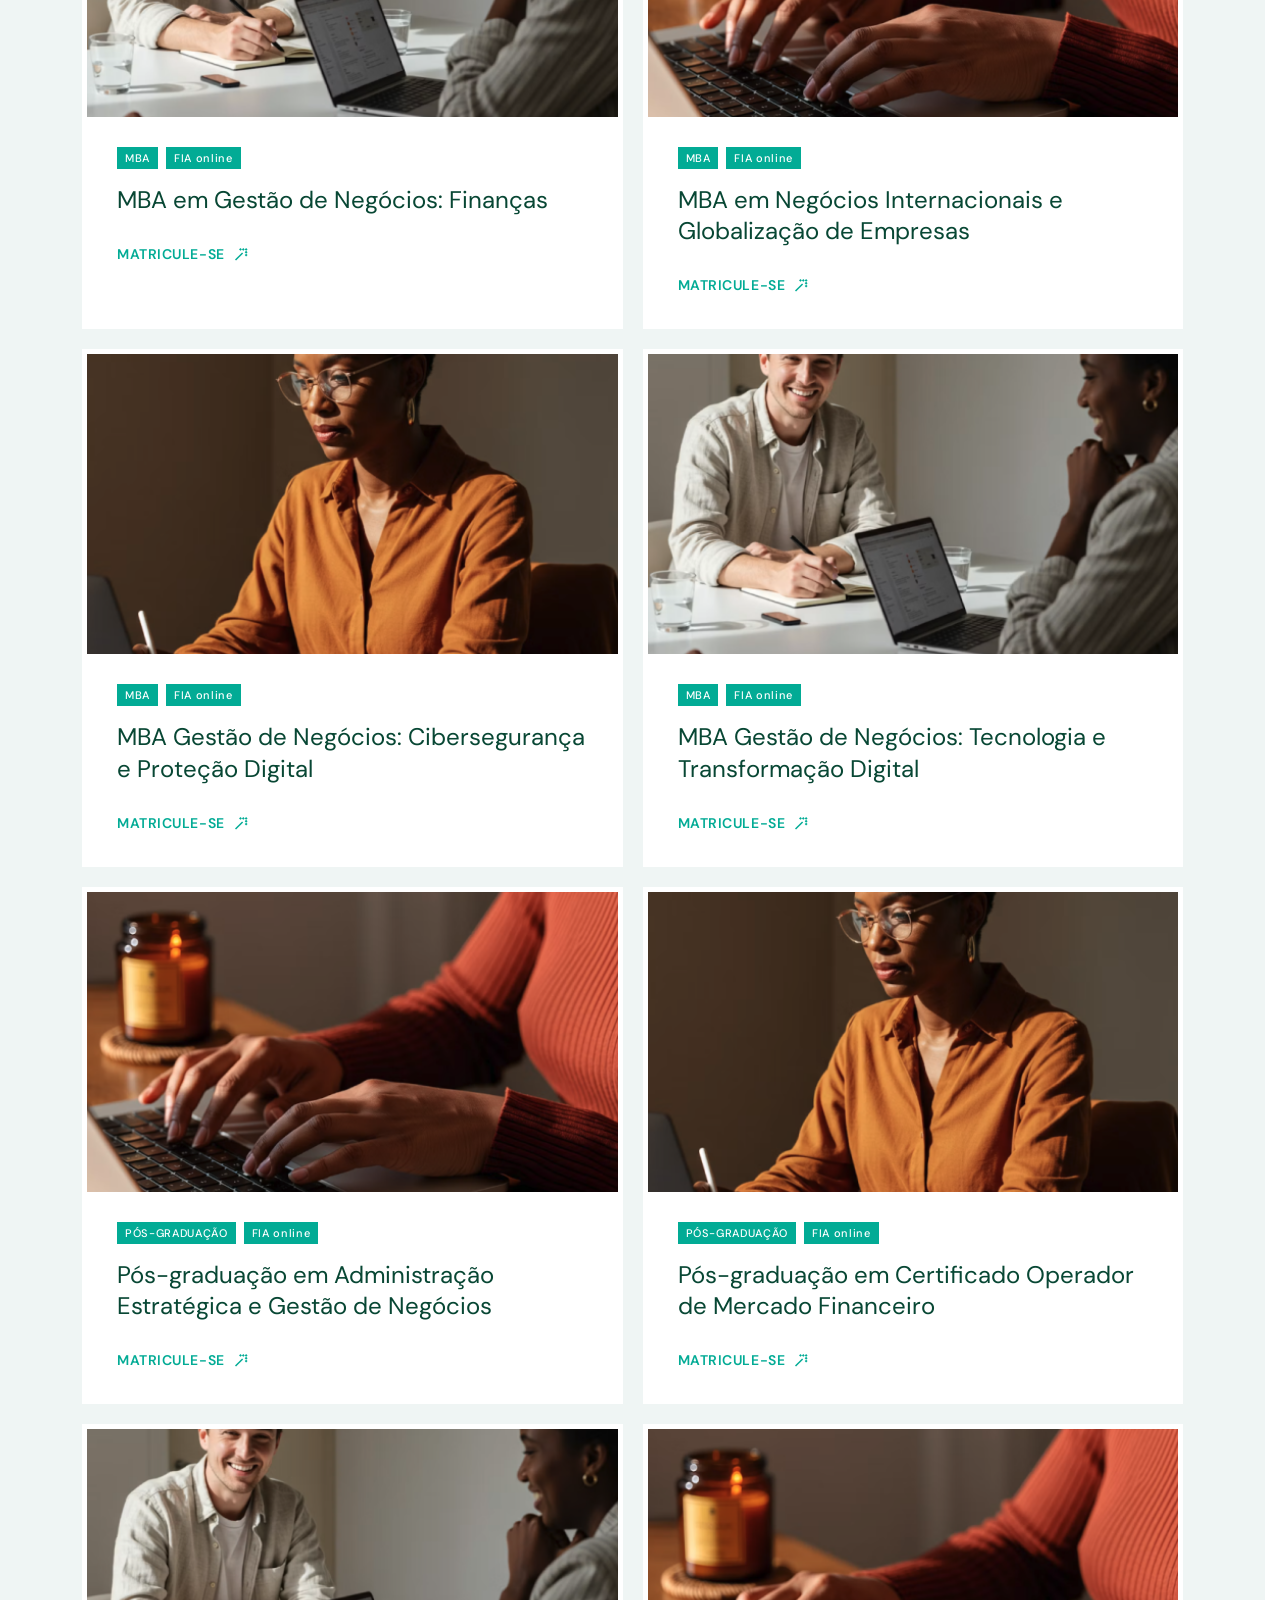
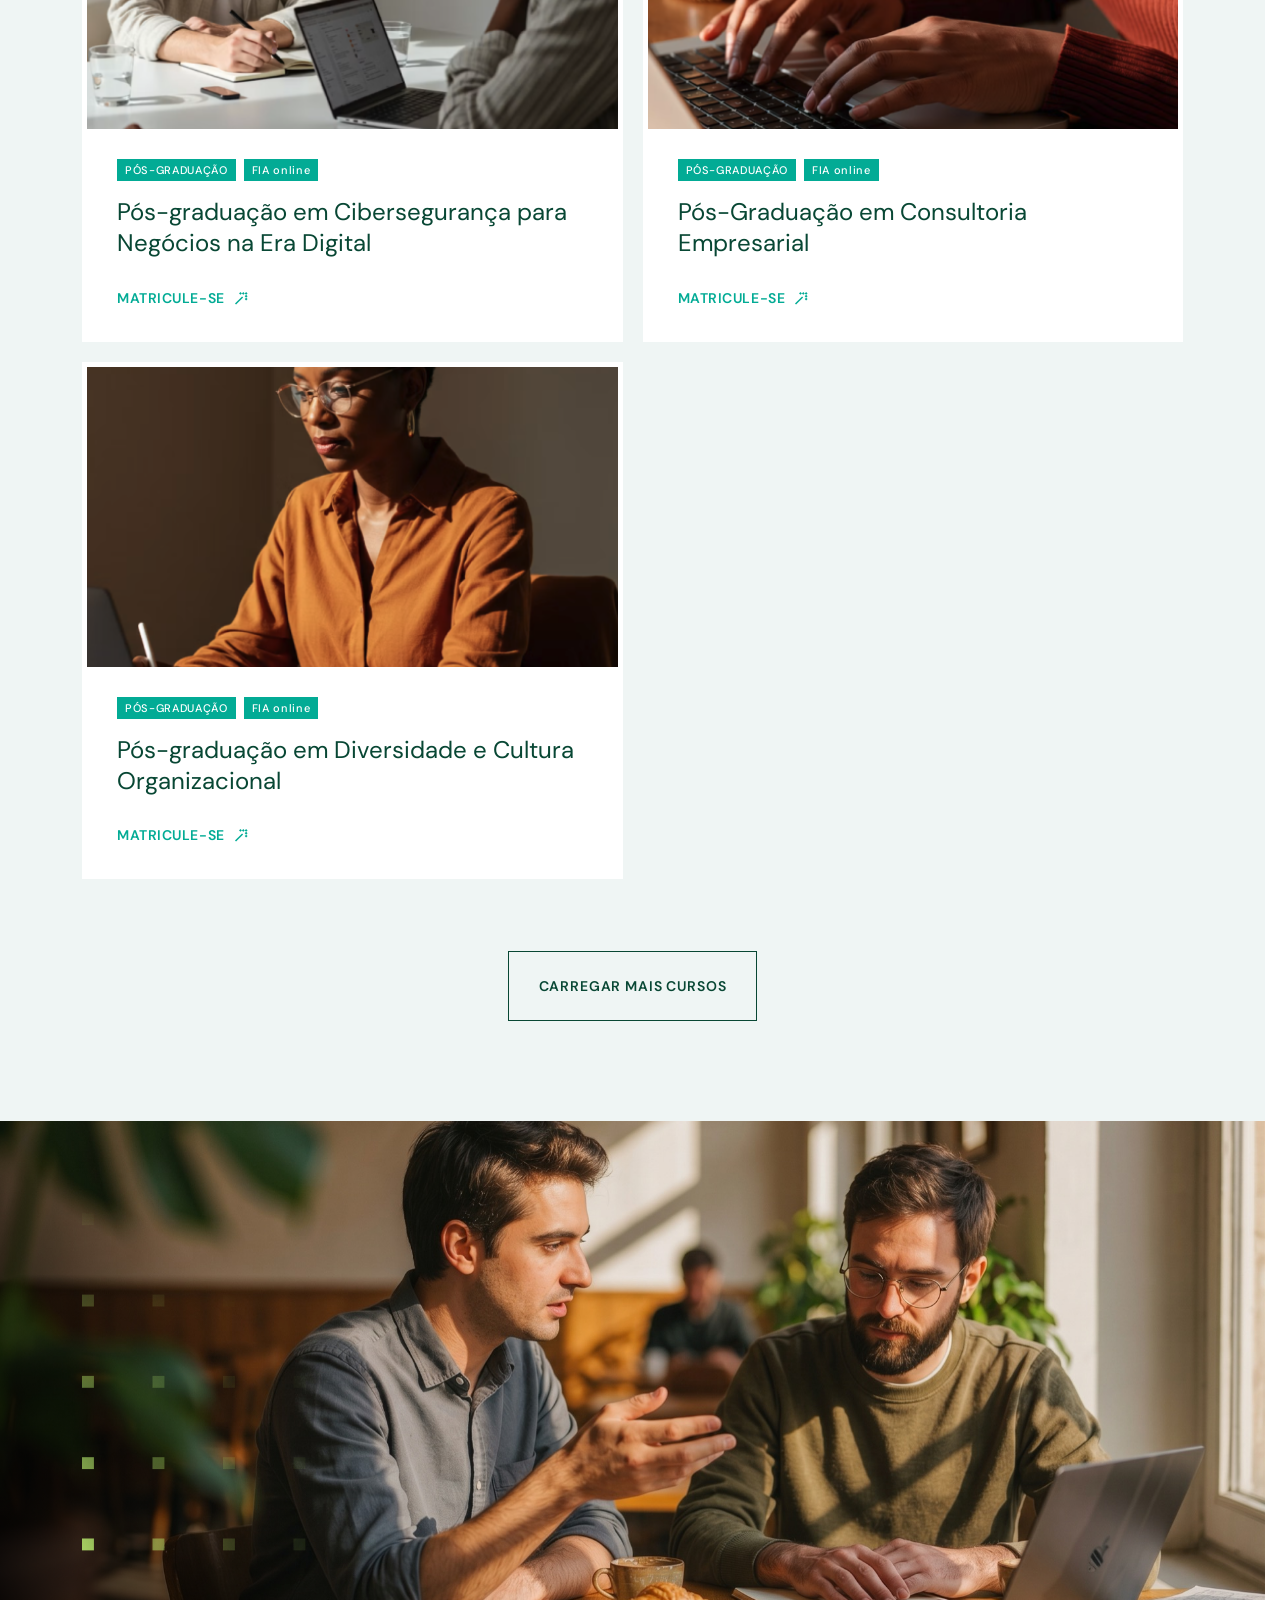
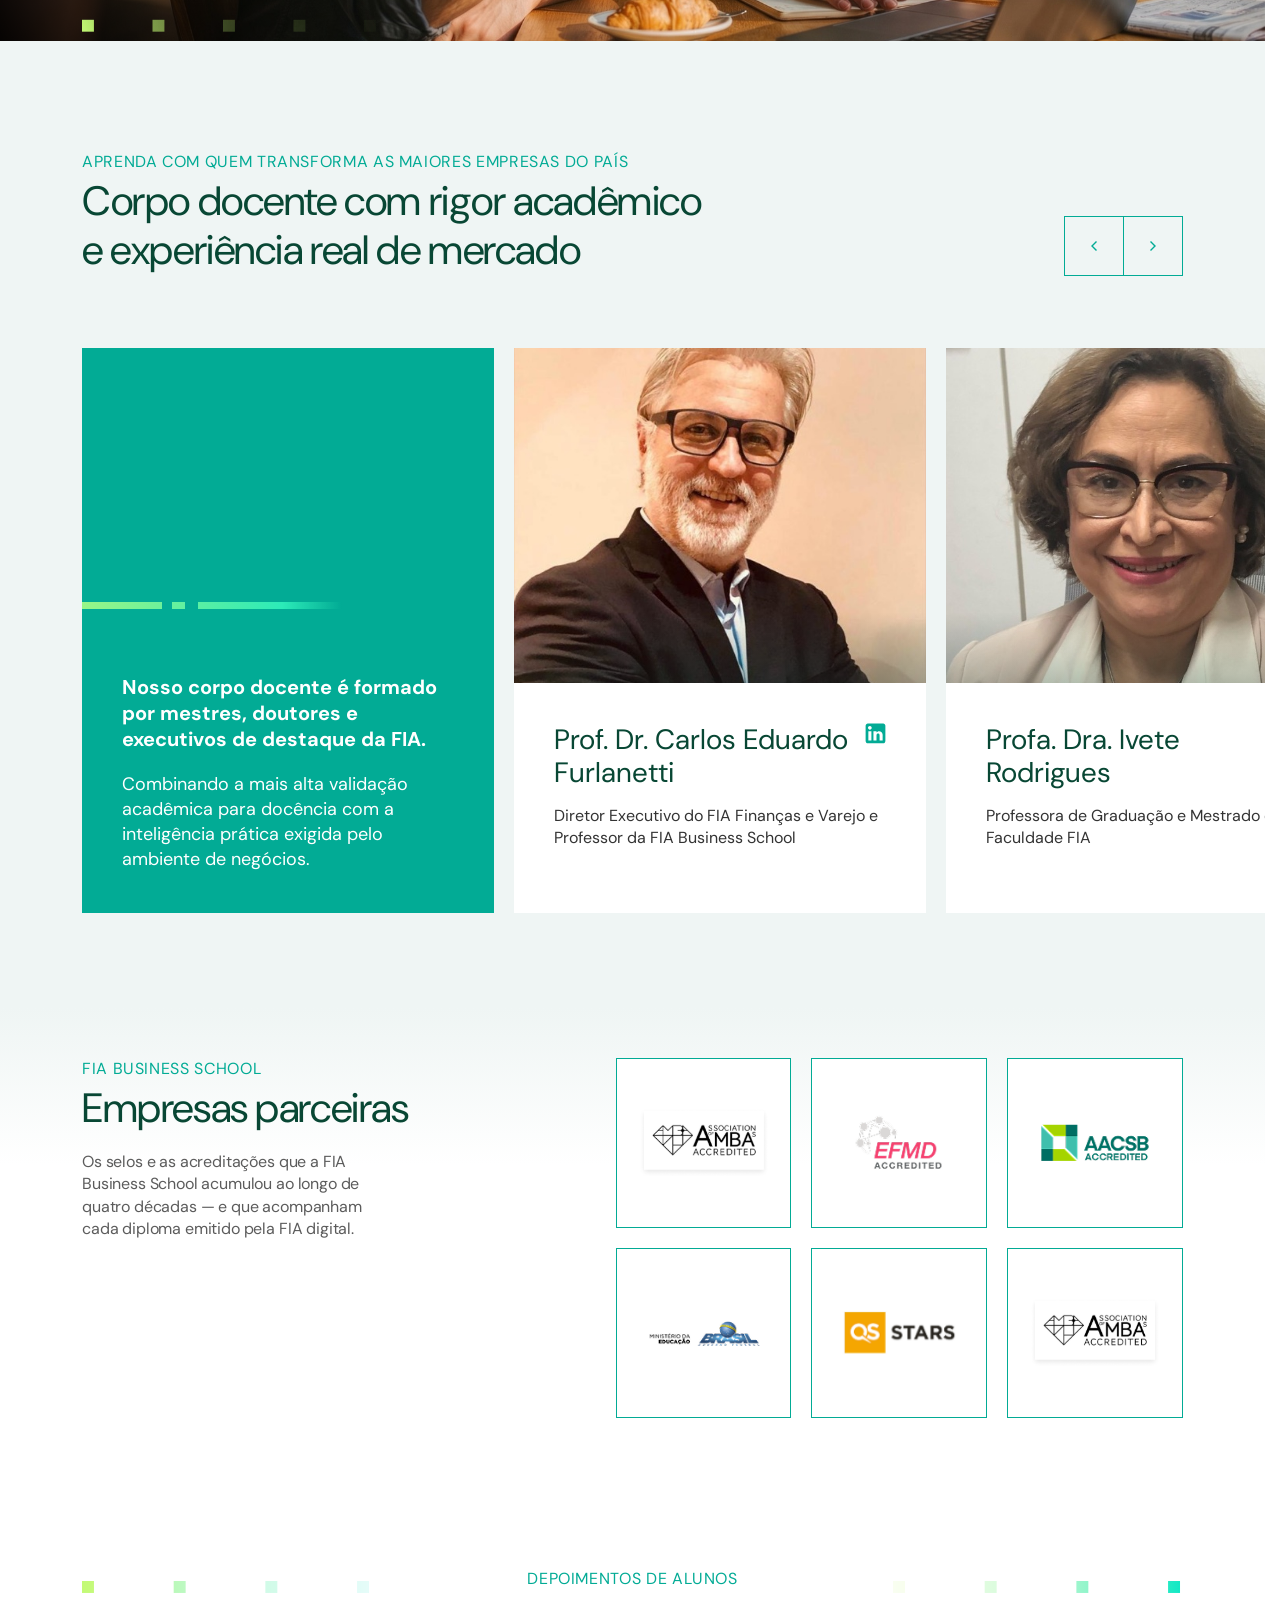
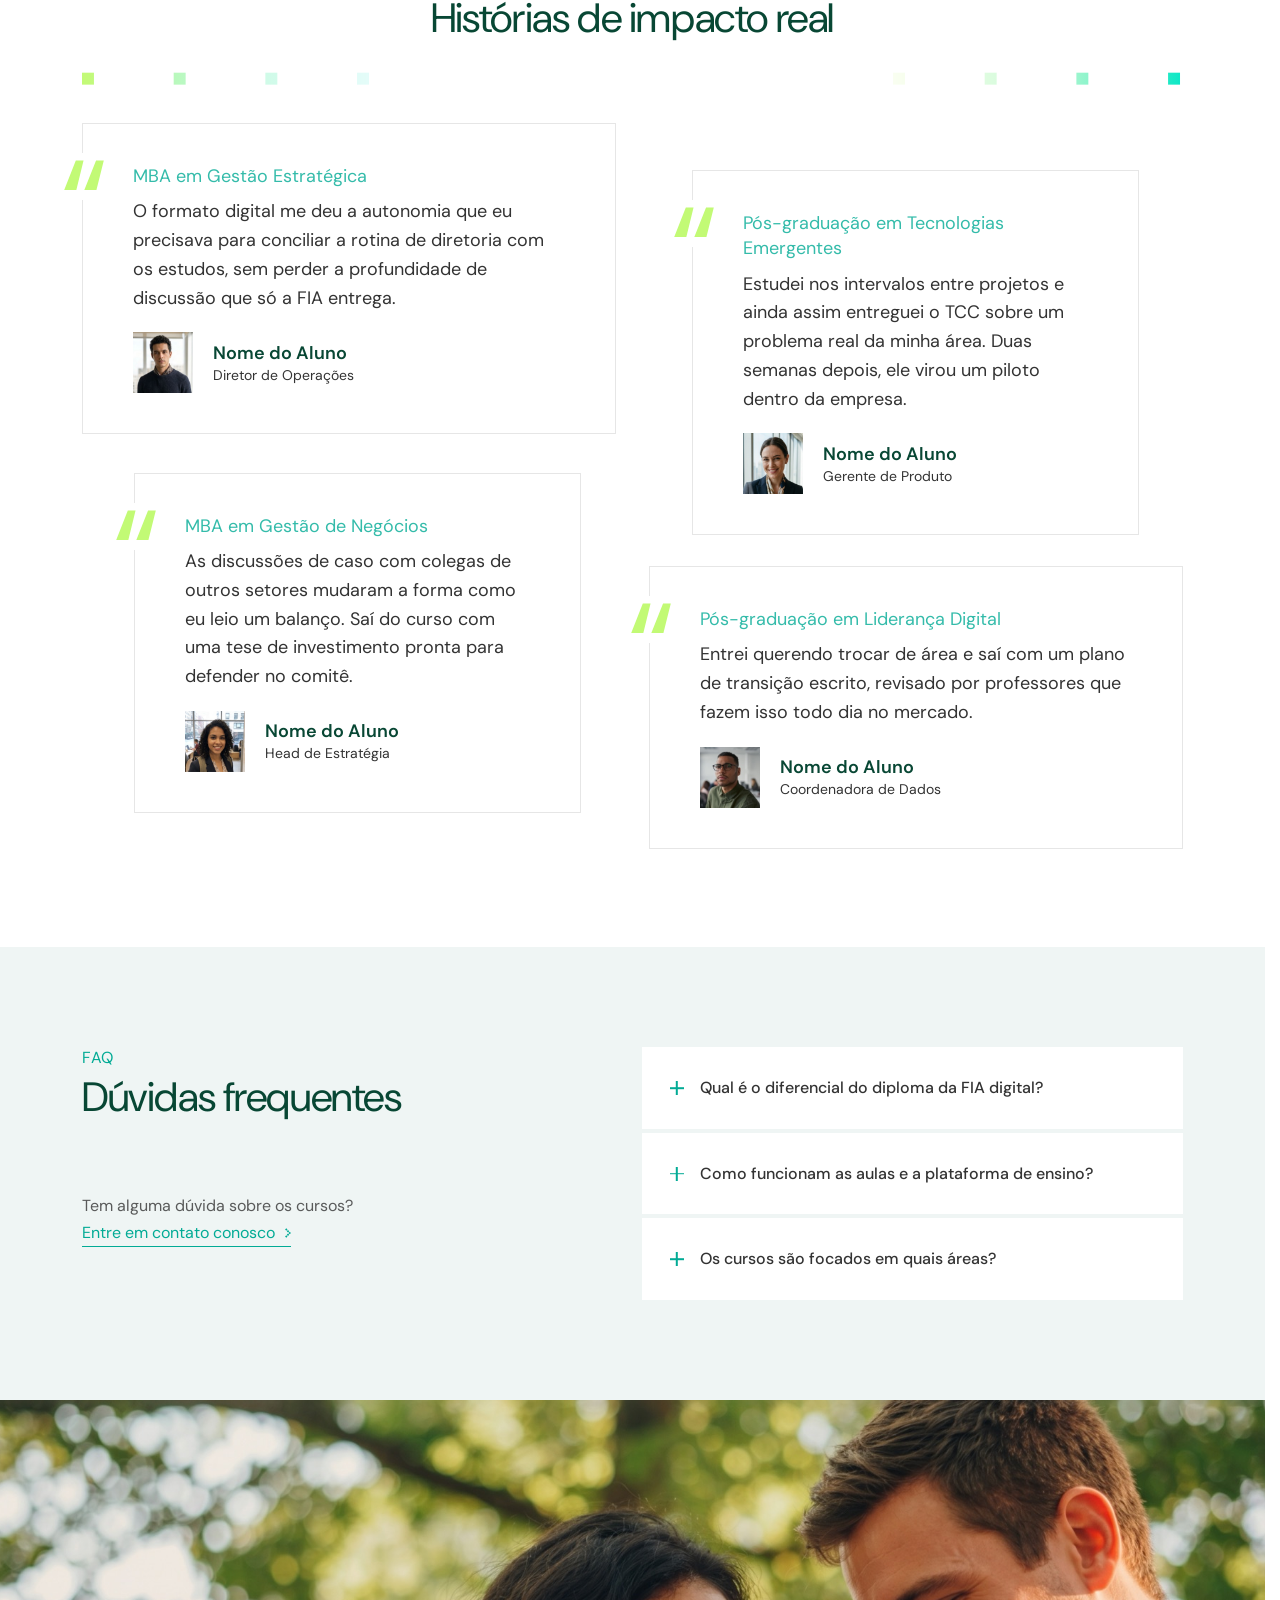
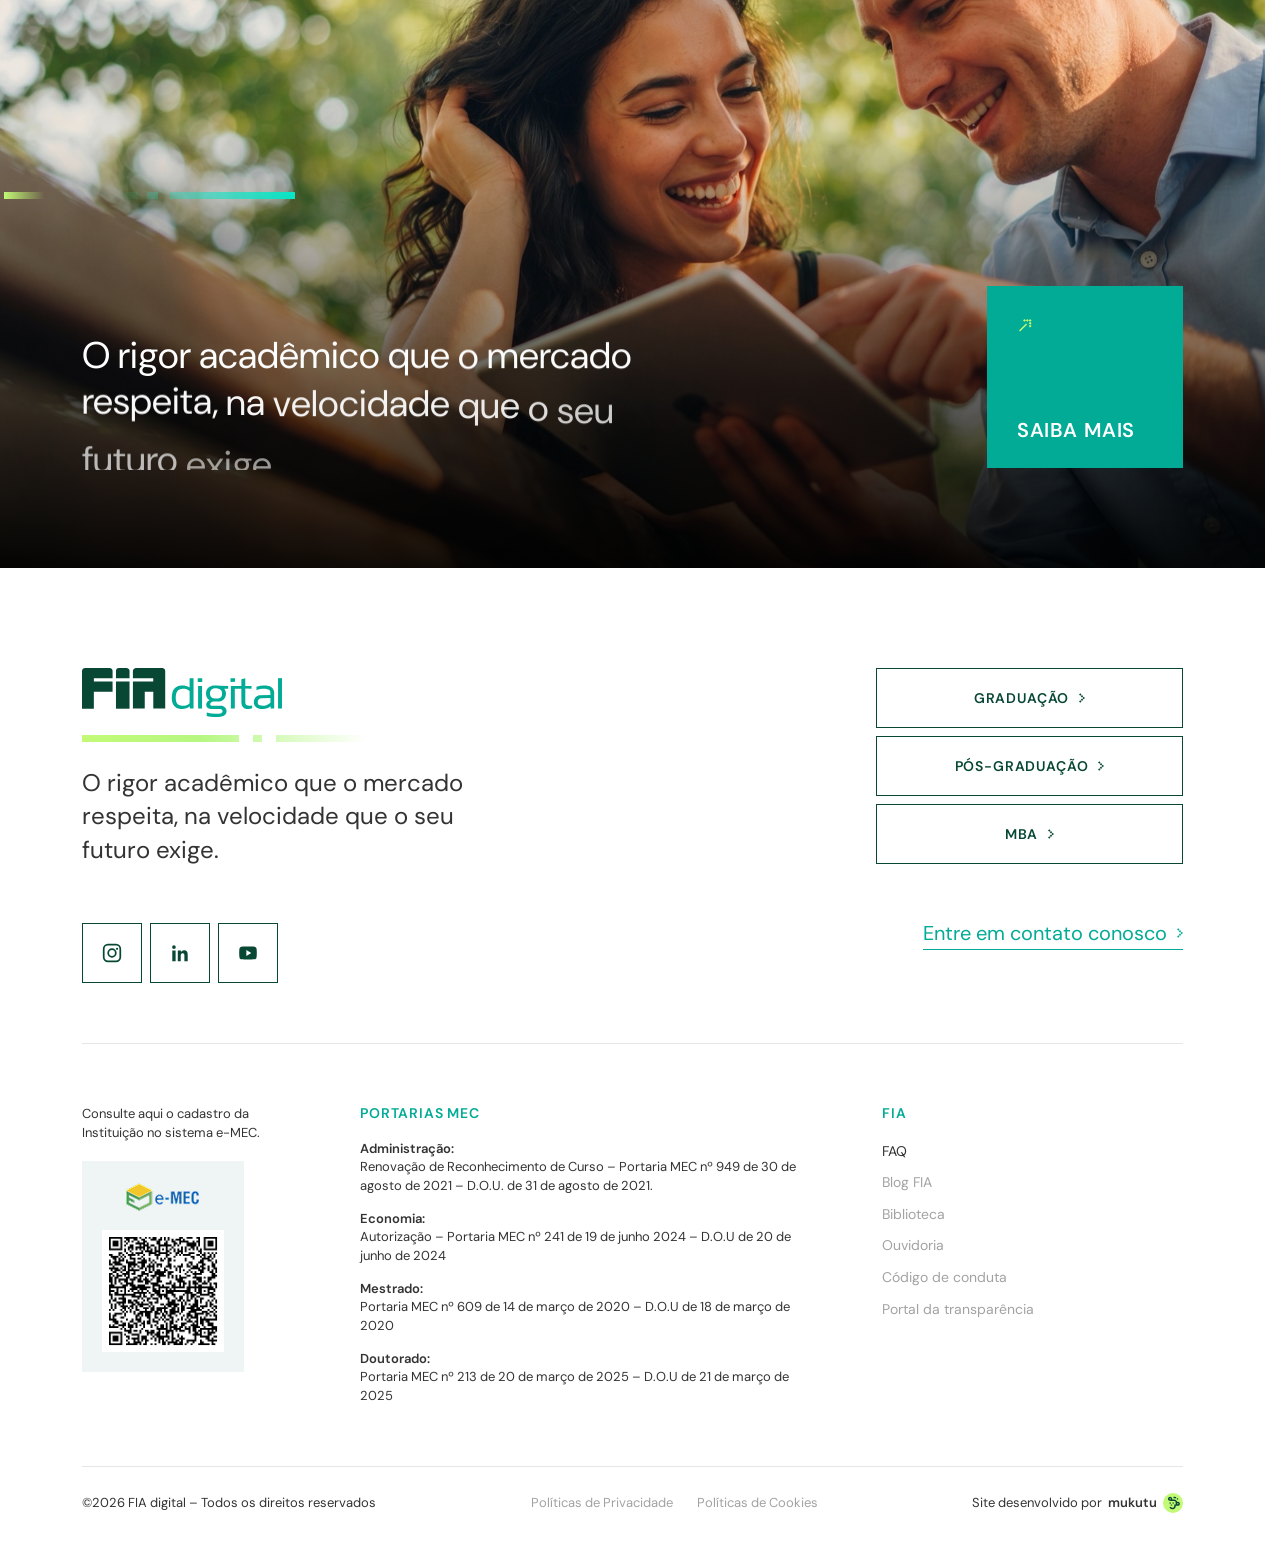
<file: cursos.html>
<!DOCTYPE html>
<html lang="pt-BR">
<head>
  <meta charset="UTF-8">
  <meta name="viewport" content="width=device-width, initial-scale=1.0">
  <title>Cursos EAD — FIA digital | Graduação, Pós e MBA Online</title>
  <meta name="description" content="Conheça os cursos EAD da FIA digital: graduação, pós e MBA online com nota máxima no MEC. Formação que o mercado respeita, no seu ritmo.">
  <link rel="canonical" href="https://www.fiadigital.com.br/cursos.html">
  <meta name="theme-color" content="#02ab95">
  <link rel="icon" href="images/logo-fia-digital-mark-header.svg" type="image/svg+xml">
  <link rel="icon" href="favicon.ico" sizes="any">
  <link rel="apple-touch-icon" href="images/apple-touch-icon.png">
  <meta property="og:type" content="website">
  <meta property="og:locale" content="pt_BR">
  <meta property="og:site_name" content="FIA digital">
  <meta property="og:url" content="https://www.fiadigital.com.br/cursos.html">
  <meta property="og:title" content="Cursos EAD — FIA digital | Graduação, Pós e MBA Online">
  <meta property="og:description" content="Conheça os cursos EAD da FIA digital: graduação, pós e MBA online com nota máxima no MEC. Formação que o mercado respeita, no seu ritmo.">
  <meta property="og:image" content="https://www.fiadigital.com.br/images/og-share-card.jpg">
  <meta property="og:image:alt" content="FIA digital — Pós-graduação, MBA e Graduação EAD online">
  <meta property="og:image:width" content="1200">
  <meta property="og:image:height" content="630">
  <meta name="twitter:card" content="summary_large_image">
  <meta name="twitter:title" content="Cursos EAD — FIA digital | Graduação, Pós e MBA Online">
  <meta name="twitter:description" content="Conheça os cursos EAD da FIA digital: graduação, pós e MBA online com nota máxima no MEC. Formação que o mercado respeita, no seu ritmo.">
  <meta name="twitter:image" content="https://www.fiadigital.com.br/images/og-share-card.jpg">
  <meta name="twitter:image:alt" content="FIA digital — Pós-graduação, MBA e Graduação EAD online">
  <script type="application/ld+json">
  {
    "@context": "https://schema.org",
    "@type": "EducationalOrganization",
    "@id": "https://www.fiadigital.com.br/#organization",
    "name": "FIA digital",
    "url": "https://www.fiadigital.com.br/",
    "logo": "https://www.fiadigital.com.br/images/logo-fia-digital-horizontal.svg",
    "description": "Braço de ensino a distância da FIA Business School, com graduação tecnológica, pós-graduação e MBA 100% EAD e nota máxima no MEC."
  }
  </script>
  <script type="application/ld+json">
  {
    "@context": "https://schema.org",
    "@type": "BreadcrumbList",
    "itemListElement": [
      { "@type": "ListItem", "position": 1, "name": "Início", "item": "https://www.fiadigital.com.br/" },
      { "@type": "ListItem", "position": 2, "name": "Cursos", "item": "https://www.fiadigital.com.br/cursos.html" }
    ]
  }
  </script>
  <script type="application/ld+json">
  {
    "@context": "https://schema.org",
    "@type": "FAQPage",
    "mainEntity": [
      {
        "@type": "Question",
        "name": "Qual é o diferencial do diploma da FIA digital?",
        "acceptedAnswer": {
          "@type": "Answer",
          "text": "O seu diploma tem o mesmo peso, validade e rigor acadêmico dos cursos presenciais da FIA, instituição com nota máxima no MEC e reconhecimento internacional."
        }
      },
      {
        "@type": "Question",
        "name": "Como funcionam as aulas e a plataforma de ensino?",
        "acceptedAnswer": {
          "@type": "Answer",
          "text": "Você estuda com total autonomia através da plataforma Canvas LMS, o padrão global das grandes escolas de negócios. As aulas combinam teoria sólida com a resolução de problemas práticos do mercado."
        }
      },
      {
        "@type": "Question",
        "name": "Os cursos são focados em quais áreas?",
        "acceptedAnswer": {
          "@type": "Answer",
          "text": "Oferecemos Cursos Superiores de Tecnologia (Graduação Tecnológica), Pós-graduações e MBAs focados nas maiores frentes de transformação do mercado atual, como liderança digital, tecnologia, finanças e sustentabilidade."
        }
      }
    ]
  }
  </script>
  <script type="application/ld+json">
  {
    "@context": "https://schema.org",
    "@graph": [
      {
        "@type": "Person",
        "name": "Prof. Dr. Carlos Eduardo Furlanetti",
        "jobTitle": "Diretor Executivo do FIA Finanças e Varejo e Professor da FIA Business School",
        "worksFor": { "@id": "https://www.fiadigital.com.br/#organization" }
      },
      {
        "@type": "Person",
        "name": "Profa. Dra. Ivete Rodrigues",
        "jobTitle": "Professora de Graduação e Mestrado da Faculdade FIA",
        "worksFor": { "@id": "https://www.fiadigital.com.br/#organization" }
      },
      {
        "@type": "Person",
        "name": "Prof. Dr. Diego Bonaldo Coelho",
        "jobTitle": "Coordenador de Projetos e Professor de Mestrado Profissional na FIA",
        "worksFor": { "@id": "https://www.fiadigital.com.br/#organization" }
      },
      {
        "@type": "Person",
        "name": "Profa. Dra. Rachel Chang",
        "jobTitle": "Head de Tutoria Institucional e Gerente de Projetos Educacionais na FIA",
        "worksFor": { "@id": "https://www.fiadigital.com.br/#organization" }
      }
    ]
  }
  </script>
  <script type="application/ld+json">
{
  "@context": "https://schema.org",
  "@graph": [
    {
      "@type": "Course",
      "name": "MBA em Gestão de Negócios: Finanças",
      "description": "MBA da FIA digital, 100% EAD e com o mesmo rigor acadêmico da FIA Business School.",
      "provider": {
        "@id": "https://www.fiadigital.com.br/#organization"
      },
      "hasCourseInstance": {
        "@type": "CourseInstance",
        "courseMode": "online"
      }
    },
    {
      "@type": "Course",
      "name": "MBA em Negócios Internacionais e Globalização de Empresas",
      "description": "MBA da FIA digital, 100% EAD e com o mesmo rigor acadêmico da FIA Business School.",
      "provider": {
        "@id": "https://www.fiadigital.com.br/#organization"
      },
      "hasCourseInstance": {
        "@type": "CourseInstance",
        "courseMode": "online"
      }
    },
    {
      "@type": "Course",
      "name": "MBA Gestão de Negócios: Cibersegurança e Proteção Digital",
      "description": "MBA da FIA digital, 100% EAD e com o mesmo rigor acadêmico da FIA Business School.",
      "provider": {
        "@id": "https://www.fiadigital.com.br/#organization"
      },
      "hasCourseInstance": {
        "@type": "CourseInstance",
        "courseMode": "online"
      }
    },
    {
      "@type": "Course",
      "name": "MBA Gestão de Negócios: Tecnologia e Transformação Digital",
      "description": "MBA da FIA digital, 100% EAD e com o mesmo rigor acadêmico da FIA Business School.",
      "provider": {
        "@id": "https://www.fiadigital.com.br/#organization"
      },
      "hasCourseInstance": {
        "@type": "CourseInstance",
        "courseMode": "online"
      }
    },
    {
      "@type": "Course",
      "name": "Pós-graduação em Administração Estratégica e Gestão de Negócios",
      "description": "Pós-graduação da FIA digital, 100% EAD e com o mesmo rigor acadêmico da FIA Business School.",
      "provider": {
        "@id": "https://www.fiadigital.com.br/#organization"
      },
      "hasCourseInstance": {
        "@type": "CourseInstance",
        "courseMode": "online"
      }
    },
    {
      "@type": "Course",
      "name": "Pós-graduação em Certificado Operador de Mercado Financeiro",
      "description": "Pós-graduação da FIA digital, 100% EAD e com o mesmo rigor acadêmico da FIA Business School.",
      "provider": {
        "@id": "https://www.fiadigital.com.br/#organization"
      },
      "hasCourseInstance": {
        "@type": "CourseInstance",
        "courseMode": "online"
      }
    },
    {
      "@type": "Course",
      "name": "Pós-graduação em Cibersegurança para Negócios na Era Digital",
      "description": "Pós-graduação da FIA digital, 100% EAD e com o mesmo rigor acadêmico da FIA Business School.",
      "provider": {
        "@id": "https://www.fiadigital.com.br/#organization"
      },
      "hasCourseInstance": {
        "@type": "CourseInstance",
        "courseMode": "online"
      }
    },
    {
      "@type": "Course",
      "name": "Pós-Graduação em Consultoria Empresarial",
      "description": "Pós-graduação da FIA digital, 100% EAD e com o mesmo rigor acadêmico da FIA Business School.",
      "provider": {
        "@id": "https://www.fiadigital.com.br/#organization"
      },
      "hasCourseInstance": {
        "@type": "CourseInstance",
        "courseMode": "online"
      }
    },
    {
      "@type": "Course",
      "name": "Pós-graduação em Diversidade e Cultura Organizacional",
      "description": "Pós-graduação da FIA digital, 100% EAD e com o mesmo rigor acadêmico da FIA Business School.",
      "provider": {
        "@id": "https://www.fiadigital.com.br/#organization"
      },
      "hasCourseInstance": {
        "@type": "CourseInstance",
        "courseMode": "online"
      }
    },
    {
      "@type": "Course",
      "name": "Pós-graduação em Engenharia e Arquitetura de Software",
      "description": "Pós-graduação da FIA digital, 100% EAD e com o mesmo rigor acadêmico da FIA Business School.",
      "provider": {
        "@id": "https://www.fiadigital.com.br/#organization"
      },
      "hasCourseInstance": {
        "@type": "CourseInstance",
        "courseMode": "online"
      }
    },
    {
      "@type": "Course",
      "name": "Pós-graduação em ESG - Gestão Responsável",
      "description": "Pós-graduação da FIA digital, 100% EAD e com o mesmo rigor acadêmico da FIA Business School.",
      "provider": {
        "@id": "https://www.fiadigital.com.br/#organization"
      },
      "hasCourseInstance": {
        "@type": "CourseInstance",
        "courseMode": "online"
      }
    },
    {
      "@type": "Course",
      "name": "Pós-graduação em Formação Executiva e Competências para C-Level",
      "description": "Pós-graduação da FIA digital, 100% EAD e com o mesmo rigor acadêmico da FIA Business School.",
      "provider": {
        "@id": "https://www.fiadigital.com.br/#organization"
      },
      "hasCourseInstance": {
        "@type": "CourseInstance",
        "courseMode": "online"
      }
    },
    {
      "@type": "Course",
      "name": "Pós-Graduação em Gestão de Projetos",
      "description": "Pós-graduação da FIA digital, 100% EAD e com o mesmo rigor acadêmico da FIA Business School.",
      "provider": {
        "@id": "https://www.fiadigital.com.br/#organization"
      },
      "hasCourseInstance": {
        "@type": "CourseInstance",
        "courseMode": "online"
      }
    },
    {
      "@type": "Course",
      "name": "Pós-Graduação em Gestão Estratégica de Recursos Humanos",
      "description": "Pós-graduação da FIA digital, 100% EAD e com o mesmo rigor acadêmico da FIA Business School.",
      "provider": {
        "@id": "https://www.fiadigital.com.br/#organization"
      },
      "hasCourseInstance": {
        "@type": "CourseInstance",
        "courseMode": "online"
      }
    },
    {
      "@type": "Course",
      "name": "Pós-Graduação em Liderança e Gestão Estratégica de Pessoas",
      "description": "Pós-graduação da FIA digital, 100% EAD e com o mesmo rigor acadêmico da FIA Business School.",
      "provider": {
        "@id": "https://www.fiadigital.com.br/#organization"
      },
      "hasCourseInstance": {
        "@type": "CourseInstance",
        "courseMode": "online"
      }
    },
    {
      "@type": "Course",
      "name": "Pós-graduação em Marketing Estratégia, Tecnologia e Advertising",
      "description": "Pós-graduação da FIA digital, 100% EAD e com o mesmo rigor acadêmico da FIA Business School.",
      "provider": {
        "@id": "https://www.fiadigital.com.br/#organization"
      },
      "hasCourseInstance": {
        "@type": "CourseInstance",
        "courseMode": "online"
      }
    },
    {
      "@type": "Course",
      "name": "Pós-Graduação em Mental Health e Qualidade de Vida no Trabalho",
      "description": "Pós-graduação da FIA digital, 100% EAD e com o mesmo rigor acadêmico da FIA Business School.",
      "provider": {
        "@id": "https://www.fiadigital.com.br/#organization"
      },
      "hasCourseInstance": {
        "@type": "CourseInstance",
        "courseMode": "online"
      }
    },
    {
      "@type": "Course",
      "name": "Pós-graduação em Tecnologias Emergentes, Transformação Digital e Agilidade em Negócios",
      "description": "Pós-graduação da FIA digital, 100% EAD e com o mesmo rigor acadêmico da FIA Business School.",
      "provider": {
        "@id": "https://www.fiadigital.com.br/#organization"
      },
      "hasCourseInstance": {
        "@type": "CourseInstance",
        "courseMode": "online"
      }
    }
  ]
}
  </script>
  <link rel="preconnect" href="https://fonts.googleapis.com">
  <link rel="preconnect" href="https://fonts.gstatic.com" crossorigin>
  <link href="https://fonts.googleapis.com/css2?family=DM+Sans:opsz,wght@9..40,400;9..40,500;9..40,600;9..40,700&display=swap" rel="stylesheet">
  <script>document.documentElement.classList.add('js-hero-preload')</script>
  <link rel="stylesheet" href="styles.css">
</head>
<body>

<main>

  <!-- ============ Abertura, com a barra de navegação clara ============ -->
  <section class="cursos-hero">
    <header class="site-header site-header--light" id="site-header">
      <div class="site-header__inner">
        <a class="brand" href="index.html" aria-label="FIA digital — página inicial">
          <img decoding="async" src="images/logo-fia-digital-mark-header.svg" alt="FIA digital" width="93" height="85">
        </a>

        <nav class="site-nav" aria-label="Navegação principal">
          <a href="quem-somos.html">Quem Somos</a>
          <a href="cursos.html" aria-current="page">Cursos</a>
        </nav>

        <a class="btn btn--sm btn--stroke-dark-soft site-header__cta" href="contato.html">
          Entre em contato
          <svg class="ico-chevron" viewBox="-0.5 -0.5 7 11" aria-hidden="true"><path fill="currentColor" d="M2.414 1L1 2.414L-0.414 1L1 -0.414Z M4.414 3L3 4.414L1.586 3L3 1.586Z M6.414 5L5 6.414L3.586 5L5 3.586Z M4.414 7L3 8.414L1.586 7L3 5.586Z M2.414 9L1 10.414L-0.414 9L1 7.586Z"/></svg>
        </a>

        <button class="nav-toggle" type="button" aria-expanded="false" aria-controls="site-header" aria-label="Abrir menu">
          <span></span><span></span><span></span>
        </button>
      </div>
    </header>

    <div class="cursos-hero__content">
      <div class="cursos-hero__lead">
        <span class="eyebrow">Cursos</span>
        <h1>A formação que o mercado respeita, no formato que você controla</h1>
      </div>
      <p class="cursos-hero__aside">Conectamos a tradição acadêmica da FIA ao ambiente digital para criar trilhas de aprendizagem ativa e autônoma.</p>
    </div>

    <span class="dash-line dash-line--hero-a" aria-hidden="true"></span>
    <span class="dash-line dash-line--hero-b" aria-hidden="true"></span>
  </section>

  <!-- ============ Faixa "Pós-Graduação & MBAs" ============ -->
  <section class="course-banner">
    <img fetchpriority="high" decoding="async" width="1920" height="1080" class="course-banner__img" src="images/cursos-banner.jpg" alt="Alunos da FIA digital em um escritório">
    <span class="course-banner__scrim" aria-hidden="true"></span>

    <div class="dots dots--course-banner" data-reveal aria-hidden="true"></div>

    <div class="course-banner__content">
      <p class="course-banner__title">Pós-Graduação &amp; MBAs</p>
      <p class="course-banner__text">Programas profundos desenhados para profissionais que buscam aceleração de carreira, novos cargos de liderança e ampliação de networking estratégico.</p>
    </div>
  </section>

  <!-- ============ Catálogo de cursos ============ -->
  <section class="catalog" id="catalogo">
    <div class="catalog__inner">
      <div class="catalog__head">
        <p class="catalog__lead">Escolha o seu próximo passo profissional entre nossas modalidades:</p>
        <div class="filters" role="group" data-drag-scroll data-drag-hint="off" aria-label="Filtrar cursos por modalidade">
          <button class="btn btn--stroke-dark" type="button" data-filter="grad" aria-pressed="false">Graduação</button>
          <button class="btn btn--stroke-dark" type="button" data-filter="pos" aria-pressed="false">Pós-graduação</button>
          <button class="btn btn--stroke-dark" type="button" data-filter="mba" aria-pressed="false">MBA</button>
        </div>
      </div>

      <!-- Lista real de cursos (18), a partir do print enviado pelo usuário em 17/09/2026.
           As seis últimas ainda não têm foto definida no design (bloco verde-água no lugar da
           imagem) — é só remover esse comentário e colocar um <img> dentro do
           .course-card__media quando a foto de cada uma chegar. -->
      <div class="catalog__grid" data-catalog data-reveal-group>
        <article class="course-card course-card--vertical" data-cat="mba" data-reveal>
          <div class="course-card__media">
            <img decoding="async" loading="lazy" width="520" height="520" src="images/curso-1.jpg" alt="Aluna assistindo a uma aula do MBA da FIA digital">
          </div>
          <div class="course-card__body">
            <div class="course-card__group">
              <div class="tags">
                <span class="tag">MBA</span>
                <span class="tag">FIA online</span>
              </div>
              <h3>MBA em Gestão de Negócios: Finanças</h3>
            </div>
            <a class="link-arrow" href="contato.html">
              Matricule-se
              <svg class="ico-seta" viewBox="0 0 17 16" fill="none" aria-hidden="true">
                <path fill="currentColor" d="M14.551 9.07106L13.1368 10.4853L11.7225 9.07106L13.1368 7.65685L14.551 9.07106Z"/>
                <path fill="currentColor" d="M14.551 6.24263L13.1368 7.65685L11.7225 6.24263L13.1368 4.82842L14.551 6.24263Z"/>
                <path fill="currentColor" d="M14.551 3.41421L13.1368 4.82842L11.7225 3.41421L13.1368 1.99999L14.551 3.41421Z"/>
                <path fill="currentColor" d="M11.7225 3.41421L10.3083 4.82842L8.89412 3.41421L10.3083 1.99999L11.7225 3.41421Z"/>
                <path fill="currentColor" d="M8.89412 3.41421L7.4799 4.82842L6.06569 3.41421L7.4799 1.99999L8.89412 3.41421Z"/>
                <path fill="currentColor" d="M1.99983 13.4905L9.0709 6.41941L10.1316 7.48007L3.06049 14.5511L1.99983 13.4905Z"/>
              </svg>
            </a>
          </div>
        </article>

        <article class="course-card course-card--vertical" data-cat="mba" data-reveal>
          <div class="course-card__media">
            <img decoding="async" loading="lazy" width="520" height="520" src="images/curso-2.jpg" alt="Aluna da FIA digital estudando ao ar livre">
          </div>
          <div class="course-card__body">
            <div class="course-card__group">
              <div class="tags">
                <span class="tag">MBA</span>
                <span class="tag">FIA online</span>
              </div>
              <h3>MBA em Negócios Internacionais e Globalização de Empresas</h3>
            </div>
            <a class="link-arrow" href="contato.html">
              Matricule-se
              <svg class="ico-seta" viewBox="0 0 17 16" fill="none" aria-hidden="true">
                <path fill="currentColor" d="M14.551 9.07106L13.1368 10.4853L11.7225 9.07106L13.1368 7.65685L14.551 9.07106Z"/>
                <path fill="currentColor" d="M14.551 6.24263L13.1368 7.65685L11.7225 6.24263L13.1368 4.82842L14.551 6.24263Z"/>
                <path fill="currentColor" d="M14.551 3.41421L13.1368 4.82842L11.7225 3.41421L13.1368 1.99999L14.551 3.41421Z"/>
                <path fill="currentColor" d="M11.7225 3.41421L10.3083 4.82842L8.89412 3.41421L10.3083 1.99999L11.7225 3.41421Z"/>
                <path fill="currentColor" d="M8.89412 3.41421L7.4799 4.82842L6.06569 3.41421L7.4799 1.99999L8.89412 3.41421Z"/>
                <path fill="currentColor" d="M1.99983 13.4905L9.0709 6.41941L10.1316 7.48007L3.06049 14.5511L1.99983 13.4905Z"/>
              </svg>
            </a>
          </div>
        </article>

        <article class="course-card course-card--vertical" data-cat="mba" data-reveal>
          <div class="course-card__media">
            <img decoding="async" loading="lazy" width="520" height="520" src="images/curso-3.jpg" alt="Aluna da FIA digital em uma aula ao vivo">
          </div>
          <div class="course-card__body">
            <div class="course-card__group">
              <div class="tags">
                <span class="tag">MBA</span>
                <span class="tag">FIA online</span>
              </div>
              <h3>MBA Gestão de Negócios: Cibersegurança e Proteção Digital</h3>
            </div>
            <a class="link-arrow" href="contato.html">
              Matricule-se
              <svg class="ico-seta" viewBox="0 0 17 16" fill="none" aria-hidden="true">
                <path fill="currentColor" d="M14.551 9.07106L13.1368 10.4853L11.7225 9.07106L13.1368 7.65685L14.551 9.07106Z"/>
                <path fill="currentColor" d="M14.551 6.24263L13.1368 7.65685L11.7225 6.24263L13.1368 4.82842L14.551 6.24263Z"/>
                <path fill="currentColor" d="M14.551 3.41421L13.1368 4.82842L11.7225 3.41421L13.1368 1.99999L14.551 3.41421Z"/>
                <path fill="currentColor" d="M11.7225 3.41421L10.3083 4.82842L8.89412 3.41421L10.3083 1.99999L11.7225 3.41421Z"/>
                <path fill="currentColor" d="M8.89412 3.41421L7.4799 4.82842L6.06569 3.41421L7.4799 1.99999L8.89412 3.41421Z"/>
                <path fill="currentColor" d="M1.99983 13.4905L9.0709 6.41941L10.1316 7.48007L3.06049 14.5511L1.99983 13.4905Z"/>
              </svg>
            </a>
          </div>
        </article>

        <article class="course-card course-card--vertical" data-cat="mba" data-reveal>
          <div class="course-card__media">
            <img decoding="async" loading="lazy" width="520" height="520" src="images/curso-1.jpg" alt="Aluna assistindo a uma aula do MBA da FIA digital">
          </div>
          <div class="course-card__body">
            <div class="course-card__group">
              <div class="tags">
                <span class="tag">MBA</span>
                <span class="tag">FIA online</span>
              </div>
              <h3>MBA Gestão de Negócios: Tecnologia e Transformação Digital</h3>
            </div>
            <a class="link-arrow" href="contato.html">
              Matricule-se
              <svg class="ico-seta" viewBox="0 0 17 16" fill="none" aria-hidden="true">
                <path fill="currentColor" d="M14.551 9.07106L13.1368 10.4853L11.7225 9.07106L13.1368 7.65685L14.551 9.07106Z"/>
                <path fill="currentColor" d="M14.551 6.24263L13.1368 7.65685L11.7225 6.24263L13.1368 4.82842L14.551 6.24263Z"/>
                <path fill="currentColor" d="M14.551 3.41421L13.1368 4.82842L11.7225 3.41421L13.1368 1.99999L14.551 3.41421Z"/>
                <path fill="currentColor" d="M11.7225 3.41421L10.3083 4.82842L8.89412 3.41421L10.3083 1.99999L11.7225 3.41421Z"/>
                <path fill="currentColor" d="M8.89412 3.41421L7.4799 4.82842L6.06569 3.41421L7.4799 1.99999L8.89412 3.41421Z"/>
                <path fill="currentColor" d="M1.99983 13.4905L9.0709 6.41941L10.1316 7.48007L3.06049 14.5511L1.99983 13.4905Z"/>
              </svg>
            </a>
          </div>
        </article>

        <article class="course-card course-card--vertical" data-cat="pos" data-reveal>
          <div class="course-card__media">
            <img decoding="async" loading="lazy" width="520" height="520" src="images/curso-2.jpg" alt="Aluna da FIA digital estudando ao ar livre">
          </div>
          <div class="course-card__body">
            <div class="course-card__group">
              <div class="tags">
                <span class="tag">PÓS-GRADUAÇÃO</span>
                <span class="tag">FIA online</span>
              </div>
              <h3>Pós-graduação em Administração Estratégica e Gestão de Negócios</h3>
            </div>
            <a class="link-arrow" href="contato.html">
              Matricule-se
              <svg class="ico-seta" viewBox="0 0 17 16" fill="none" aria-hidden="true">
                <path fill="currentColor" d="M14.551 9.07106L13.1368 10.4853L11.7225 9.07106L13.1368 7.65685L14.551 9.07106Z"/>
                <path fill="currentColor" d="M14.551 6.24263L13.1368 7.65685L11.7225 6.24263L13.1368 4.82842L14.551 6.24263Z"/>
                <path fill="currentColor" d="M14.551 3.41421L13.1368 4.82842L11.7225 3.41421L13.1368 1.99999L14.551 3.41421Z"/>
                <path fill="currentColor" d="M11.7225 3.41421L10.3083 4.82842L8.89412 3.41421L10.3083 1.99999L11.7225 3.41421Z"/>
                <path fill="currentColor" d="M8.89412 3.41421L7.4799 4.82842L6.06569 3.41421L7.4799 1.99999L8.89412 3.41421Z"/>
                <path fill="currentColor" d="M1.99983 13.4905L9.0709 6.41941L10.1316 7.48007L3.06049 14.5511L1.99983 13.4905Z"/>
              </svg>
            </a>
          </div>
        </article>

        <article class="course-card course-card--vertical" data-cat="pos" data-reveal>
          <div class="course-card__media">
            <img decoding="async" loading="lazy" width="520" height="520" src="images/curso-3.jpg" alt="Aluna da FIA digital em uma aula ao vivo">
          </div>
          <div class="course-card__body">
            <div class="course-card__group">
              <div class="tags">
                <span class="tag">PÓS-GRADUAÇÃO</span>
                <span class="tag">FIA online</span>
              </div>
              <h3>Pós-graduação em Certificado Operador de Mercado Financeiro</h3>
            </div>
            <a class="link-arrow" href="contato.html">
              Matricule-se
              <svg class="ico-seta" viewBox="0 0 17 16" fill="none" aria-hidden="true">
                <path fill="currentColor" d="M14.551 9.07106L13.1368 10.4853L11.7225 9.07106L13.1368 7.65685L14.551 9.07106Z"/>
                <path fill="currentColor" d="M14.551 6.24263L13.1368 7.65685L11.7225 6.24263L13.1368 4.82842L14.551 6.24263Z"/>
                <path fill="currentColor" d="M14.551 3.41421L13.1368 4.82842L11.7225 3.41421L13.1368 1.99999L14.551 3.41421Z"/>
                <path fill="currentColor" d="M11.7225 3.41421L10.3083 4.82842L8.89412 3.41421L10.3083 1.99999L11.7225 3.41421Z"/>
                <path fill="currentColor" d="M8.89412 3.41421L7.4799 4.82842L6.06569 3.41421L7.4799 1.99999L8.89412 3.41421Z"/>
                <path fill="currentColor" d="M1.99983 13.4905L9.0709 6.41941L10.1316 7.48007L3.06049 14.5511L1.99983 13.4905Z"/>
              </svg>
            </a>
          </div>
        </article>

        <article class="course-card course-card--vertical" data-cat="pos" data-reveal>
          <div class="course-card__media">
            <img decoding="async" loading="lazy" width="520" height="520" src="images/curso-1.jpg" alt="Aluna assistindo a uma aula do MBA da FIA digital">
          </div>
          <div class="course-card__body">
            <div class="course-card__group">
              <div class="tags">
                <span class="tag">PÓS-GRADUAÇÃO</span>
                <span class="tag">FIA online</span>
              </div>
              <h3>Pós-graduação em Cibersegurança para Negócios na Era Digital</h3>
            </div>
            <a class="link-arrow" href="contato.html">
              Matricule-se
              <svg class="ico-seta" viewBox="0 0 17 16" fill="none" aria-hidden="true">
                <path fill="currentColor" d="M14.551 9.07106L13.1368 10.4853L11.7225 9.07106L13.1368 7.65685L14.551 9.07106Z"/>
                <path fill="currentColor" d="M14.551 6.24263L13.1368 7.65685L11.7225 6.24263L13.1368 4.82842L14.551 6.24263Z"/>
                <path fill="currentColor" d="M14.551 3.41421L13.1368 4.82842L11.7225 3.41421L13.1368 1.99999L14.551 3.41421Z"/>
                <path fill="currentColor" d="M11.7225 3.41421L10.3083 4.82842L8.89412 3.41421L10.3083 1.99999L11.7225 3.41421Z"/>
                <path fill="currentColor" d="M8.89412 3.41421L7.4799 4.82842L6.06569 3.41421L7.4799 1.99999L8.89412 3.41421Z"/>
                <path fill="currentColor" d="M1.99983 13.4905L9.0709 6.41941L10.1316 7.48007L3.06049 14.5511L1.99983 13.4905Z"/>
              </svg>
            </a>
          </div>
        </article>

        <article class="course-card course-card--vertical" data-cat="pos" data-reveal>
          <div class="course-card__media">
            <img decoding="async" loading="lazy" width="520" height="520" src="images/curso-2.jpg" alt="Aluna da FIA digital estudando ao ar livre">
          </div>
          <div class="course-card__body">
            <div class="course-card__group">
              <div class="tags">
                <span class="tag">PÓS-GRADUAÇÃO</span>
                <span class="tag">FIA online</span>
              </div>
              <h3>Pós-Graduação em Consultoria Empresarial</h3>
            </div>
            <a class="link-arrow" href="contato.html">
              Matricule-se
              <svg class="ico-seta" viewBox="0 0 17 16" fill="none" aria-hidden="true">
                <path fill="currentColor" d="M14.551 9.07106L13.1368 10.4853L11.7225 9.07106L13.1368 7.65685L14.551 9.07106Z"/>
                <path fill="currentColor" d="M14.551 6.24263L13.1368 7.65685L11.7225 6.24263L13.1368 4.82842L14.551 6.24263Z"/>
                <path fill="currentColor" d="M14.551 3.41421L13.1368 4.82842L11.7225 3.41421L13.1368 1.99999L14.551 3.41421Z"/>
                <path fill="currentColor" d="M11.7225 3.41421L10.3083 4.82842L8.89412 3.41421L10.3083 1.99999L11.7225 3.41421Z"/>
                <path fill="currentColor" d="M8.89412 3.41421L7.4799 4.82842L6.06569 3.41421L7.4799 1.99999L8.89412 3.41421Z"/>
                <path fill="currentColor" d="M1.99983 13.4905L9.0709 6.41941L10.1316 7.48007L3.06049 14.5511L1.99983 13.4905Z"/>
              </svg>
            </a>
          </div>
        </article>

        <article class="course-card course-card--vertical" data-cat="pos" data-reveal>
          <div class="course-card__media">
            <img decoding="async" loading="lazy" width="520" height="520" src="images/curso-3.jpg" alt="Aluna da FIA digital em uma aula ao vivo">
          </div>
          <div class="course-card__body">
            <div class="course-card__group">
              <div class="tags">
                <span class="tag">PÓS-GRADUAÇÃO</span>
                <span class="tag">FIA online</span>
              </div>
              <h3>Pós-graduação em Diversidade e Cultura Organizacional</h3>
            </div>
            <a class="link-arrow" href="contato.html">
              Matricule-se
              <svg class="ico-seta" viewBox="0 0 17 16" fill="none" aria-hidden="true">
                <path fill="currentColor" d="M14.551 9.07106L13.1368 10.4853L11.7225 9.07106L13.1368 7.65685L14.551 9.07106Z"/>
                <path fill="currentColor" d="M14.551 6.24263L13.1368 7.65685L11.7225 6.24263L13.1368 4.82842L14.551 6.24263Z"/>
                <path fill="currentColor" d="M14.551 3.41421L13.1368 4.82842L11.7225 3.41421L13.1368 1.99999L14.551 3.41421Z"/>
                <path fill="currentColor" d="M11.7225 3.41421L10.3083 4.82842L8.89412 3.41421L10.3083 1.99999L11.7225 3.41421Z"/>
                <path fill="currentColor" d="M8.89412 3.41421L7.4799 4.82842L6.06569 3.41421L7.4799 1.99999L8.89412 3.41421Z"/>
                <path fill="currentColor" d="M1.99983 13.4905L9.0709 6.41941L10.1316 7.48007L3.06049 14.5511L1.99983 13.4905Z"/>
              </svg>
            </a>
          </div>
        </article>

        <article class="course-card course-card--vertical" data-cat="pos" data-reveal>
          <div class="course-card__media">
            <img decoding="async" loading="lazy" width="520" height="520" src="images/curso-1.jpg" alt="Aluna assistindo a uma aula do MBA da FIA digital">
          </div>
          <div class="course-card__body">
            <div class="course-card__group">
              <div class="tags">
                <span class="tag">PÓS-GRADUAÇÃO</span>
                <span class="tag">FIA online</span>
              </div>
              <h3>Pós-graduação em Engenharia e Arquitetura de Software</h3>
            </div>
            <a class="link-arrow" href="contato.html">
              Matricule-se
              <svg class="ico-seta" viewBox="0 0 17 16" fill="none" aria-hidden="true">
                <path fill="currentColor" d="M14.551 9.07106L13.1368 10.4853L11.7225 9.07106L13.1368 7.65685L14.551 9.07106Z"/>
                <path fill="currentColor" d="M14.551 6.24263L13.1368 7.65685L11.7225 6.24263L13.1368 4.82842L14.551 6.24263Z"/>
                <path fill="currentColor" d="M14.551 3.41421L13.1368 4.82842L11.7225 3.41421L13.1368 1.99999L14.551 3.41421Z"/>
                <path fill="currentColor" d="M11.7225 3.41421L10.3083 4.82842L8.89412 3.41421L10.3083 1.99999L11.7225 3.41421Z"/>
                <path fill="currentColor" d="M8.89412 3.41421L7.4799 4.82842L6.06569 3.41421L7.4799 1.99999L8.89412 3.41421Z"/>
                <path fill="currentColor" d="M1.99983 13.4905L9.0709 6.41941L10.1316 7.48007L3.06049 14.5511L1.99983 13.4905Z"/>
              </svg>
            </a>
          </div>
        </article>

        <article class="course-card course-card--vertical" data-cat="pos" data-reveal>
          <div class="course-card__media">
            <img decoding="async" loading="lazy" width="520" height="520" src="images/curso-2.jpg" alt="Aluna da FIA digital estudando ao ar livre">
          </div>
          <div class="course-card__body">
            <div class="course-card__group">
              <div class="tags">
                <span class="tag">PÓS-GRADUAÇÃO</span>
                <span class="tag">FIA online</span>
              </div>
              <h3>Pós-graduação em ESG - Gestão Responsável</h3>
            </div>
            <a class="link-arrow" href="contato.html">
              Matricule-se
              <svg class="ico-seta" viewBox="0 0 17 16" fill="none" aria-hidden="true">
                <path fill="currentColor" d="M14.551 9.07106L13.1368 10.4853L11.7225 9.07106L13.1368 7.65685L14.551 9.07106Z"/>
                <path fill="currentColor" d="M14.551 6.24263L13.1368 7.65685L11.7225 6.24263L13.1368 4.82842L14.551 6.24263Z"/>
                <path fill="currentColor" d="M14.551 3.41421L13.1368 4.82842L11.7225 3.41421L13.1368 1.99999L14.551 3.41421Z"/>
                <path fill="currentColor" d="M11.7225 3.41421L10.3083 4.82842L8.89412 3.41421L10.3083 1.99999L11.7225 3.41421Z"/>
                <path fill="currentColor" d="M8.89412 3.41421L7.4799 4.82842L6.06569 3.41421L7.4799 1.99999L8.89412 3.41421Z"/>
                <path fill="currentColor" d="M1.99983 13.4905L9.0709 6.41941L10.1316 7.48007L3.06049 14.5511L1.99983 13.4905Z"/>
              </svg>
            </a>
          </div>
        </article>

        <article class="course-card course-card--vertical" data-cat="pos" data-reveal>
          <div class="course-card__media">
            <img decoding="async" loading="lazy" width="520" height="520" src="images/curso-3.jpg" alt="Aluna da FIA digital em uma aula ao vivo">
          </div>
          <div class="course-card__body">
            <div class="course-card__group">
              <div class="tags">
                <span class="tag">PÓS-GRADUAÇÃO</span>
                <span class="tag">FIA online</span>
              </div>
              <h3>Pós-graduação em Formação Executiva e Competências para C-Level</h3>
            </div>
            <a class="link-arrow" href="contato.html">
              Matricule-se
              <svg class="ico-seta" viewBox="0 0 17 16" fill="none" aria-hidden="true">
                <path fill="currentColor" d="M14.551 9.07106L13.1368 10.4853L11.7225 9.07106L13.1368 7.65685L14.551 9.07106Z"/>
                <path fill="currentColor" d="M14.551 6.24263L13.1368 7.65685L11.7225 6.24263L13.1368 4.82842L14.551 6.24263Z"/>
                <path fill="currentColor" d="M14.551 3.41421L13.1368 4.82842L11.7225 3.41421L13.1368 1.99999L14.551 3.41421Z"/>
                <path fill="currentColor" d="M11.7225 3.41421L10.3083 4.82842L8.89412 3.41421L10.3083 1.99999L11.7225 3.41421Z"/>
                <path fill="currentColor" d="M8.89412 3.41421L7.4799 4.82842L6.06569 3.41421L7.4799 1.99999L8.89412 3.41421Z"/>
                <path fill="currentColor" d="M1.99983 13.4905L9.0709 6.41941L10.1316 7.48007L3.06049 14.5511L1.99983 13.4905Z"/>
              </svg>
            </a>
          </div>
        </article>

        <article class="course-card course-card--vertical" data-cat="pos" data-reveal>
          <div class="course-card__media">
            <img decoding="async" loading="lazy" width="520" height="520" src="images/curso-1.jpg" alt="Aluna assistindo a uma aula do MBA da FIA digital">
          </div>
          <div class="course-card__body">
            <div class="course-card__group">
              <div class="tags">
                <span class="tag">PÓS-GRADUAÇÃO</span>
                <span class="tag">FIA online</span>
              </div>
              <h3>Pós-Graduação em Gestão de Projetos</h3>
            </div>
            <a class="link-arrow" href="contato.html">
              Matricule-se
              <svg class="ico-seta" viewBox="0 0 17 16" fill="none" aria-hidden="true">
                <path fill="currentColor" d="M14.551 9.07106L13.1368 10.4853L11.7225 9.07106L13.1368 7.65685L14.551 9.07106Z"/>
                <path fill="currentColor" d="M14.551 6.24263L13.1368 7.65685L11.7225 6.24263L13.1368 4.82842L14.551 6.24263Z"/>
                <path fill="currentColor" d="M14.551 3.41421L13.1368 4.82842L11.7225 3.41421L13.1368 1.99999L14.551 3.41421Z"/>
                <path fill="currentColor" d="M11.7225 3.41421L10.3083 4.82842L8.89412 3.41421L10.3083 1.99999L11.7225 3.41421Z"/>
                <path fill="currentColor" d="M8.89412 3.41421L7.4799 4.82842L6.06569 3.41421L7.4799 1.99999L8.89412 3.41421Z"/>
                <path fill="currentColor" d="M1.99983 13.4905L9.0709 6.41941L10.1316 7.48007L3.06049 14.5511L1.99983 13.4905Z"/>
              </svg>
            </a>
          </div>
        </article>

        <article class="course-card course-card--vertical" data-cat="pos" data-reveal>
          <div class="course-card__media">
            <img decoding="async" loading="lazy" width="520" height="520" src="images/curso-2.jpg" alt="Aluna da FIA digital estudando ao ar livre">
          </div>
          <div class="course-card__body">
            <div class="course-card__group">
              <div class="tags">
                <span class="tag">PÓS-GRADUAÇÃO</span>
                <span class="tag">FIA online</span>
              </div>
              <h3>Pós-Graduação em Gestão Estratégica de Recursos Humanos</h3>
            </div>
            <a class="link-arrow" href="contato.html">
              Matricule-se
              <svg class="ico-seta" viewBox="0 0 17 16" fill="none" aria-hidden="true">
                <path fill="currentColor" d="M14.551 9.07106L13.1368 10.4853L11.7225 9.07106L13.1368 7.65685L14.551 9.07106Z"/>
                <path fill="currentColor" d="M14.551 6.24263L13.1368 7.65685L11.7225 6.24263L13.1368 4.82842L14.551 6.24263Z"/>
                <path fill="currentColor" d="M14.551 3.41421L13.1368 4.82842L11.7225 3.41421L13.1368 1.99999L14.551 3.41421Z"/>
                <path fill="currentColor" d="M11.7225 3.41421L10.3083 4.82842L8.89412 3.41421L10.3083 1.99999L11.7225 3.41421Z"/>
                <path fill="currentColor" d="M8.89412 3.41421L7.4799 4.82842L6.06569 3.41421L7.4799 1.99999L8.89412 3.41421Z"/>
                <path fill="currentColor" d="M1.99983 13.4905L9.0709 6.41941L10.1316 7.48007L3.06049 14.5511L1.99983 13.4905Z"/>
              </svg>
            </a>
          </div>
        </article>

        <article class="course-card course-card--vertical" data-cat="pos" data-reveal>
          <div class="course-card__media">
            <img decoding="async" loading="lazy" width="520" height="520" src="images/curso-3.jpg" alt="Aluna da FIA digital em uma aula ao vivo">
          </div>
          <div class="course-card__body">
            <div class="course-card__group">
              <div class="tags">
                <span class="tag">PÓS-GRADUAÇÃO</span>
                <span class="tag">FIA online</span>
              </div>
              <h3>Pós-Graduação em Liderança e Gestão Estratégica de Pessoas</h3>
            </div>
            <a class="link-arrow" href="contato.html">
              Matricule-se
              <svg class="ico-seta" viewBox="0 0 17 16" fill="none" aria-hidden="true">
                <path fill="currentColor" d="M14.551 9.07106L13.1368 10.4853L11.7225 9.07106L13.1368 7.65685L14.551 9.07106Z"/>
                <path fill="currentColor" d="M14.551 6.24263L13.1368 7.65685L11.7225 6.24263L13.1368 4.82842L14.551 6.24263Z"/>
                <path fill="currentColor" d="M14.551 3.41421L13.1368 4.82842L11.7225 3.41421L13.1368 1.99999L14.551 3.41421Z"/>
                <path fill="currentColor" d="M11.7225 3.41421L10.3083 4.82842L8.89412 3.41421L10.3083 1.99999L11.7225 3.41421Z"/>
                <path fill="currentColor" d="M8.89412 3.41421L7.4799 4.82842L6.06569 3.41421L7.4799 1.99999L8.89412 3.41421Z"/>
                <path fill="currentColor" d="M1.99983 13.4905L9.0709 6.41941L10.1316 7.48007L3.06049 14.5511L1.99983 13.4905Z"/>
              </svg>
            </a>
          </div>
        </article>

        <article class="course-card course-card--vertical" data-cat="pos" data-reveal>
          <div class="course-card__media">
            <img decoding="async" loading="lazy" width="520" height="520" src="images/curso-1.jpg" alt="Aluna assistindo a uma aula do MBA da FIA digital">
          </div>
          <div class="course-card__body">
            <div class="course-card__group">
              <div class="tags">
                <span class="tag">PÓS-GRADUAÇÃO</span>
                <span class="tag">FIA online</span>
              </div>
              <h3>Pós-graduação em Marketing Estratégia, Tecnologia e Advertising</h3>
            </div>
            <a class="link-arrow" href="contato.html">
              Matricule-se
              <svg class="ico-seta" viewBox="0 0 17 16" fill="none" aria-hidden="true">
                <path fill="currentColor" d="M14.551 9.07106L13.1368 10.4853L11.7225 9.07106L13.1368 7.65685L14.551 9.07106Z"/>
                <path fill="currentColor" d="M14.551 6.24263L13.1368 7.65685L11.7225 6.24263L13.1368 4.82842L14.551 6.24263Z"/>
                <path fill="currentColor" d="M14.551 3.41421L13.1368 4.82842L11.7225 3.41421L13.1368 1.99999L14.551 3.41421Z"/>
                <path fill="currentColor" d="M11.7225 3.41421L10.3083 4.82842L8.89412 3.41421L10.3083 1.99999L11.7225 3.41421Z"/>
                <path fill="currentColor" d="M8.89412 3.41421L7.4799 4.82842L6.06569 3.41421L7.4799 1.99999L8.89412 3.41421Z"/>
                <path fill="currentColor" d="M1.99983 13.4905L9.0709 6.41941L10.1316 7.48007L3.06049 14.5511L1.99983 13.4905Z"/>
              </svg>
            </a>
          </div>
        </article>

        <article class="course-card course-card--vertical" data-cat="pos" data-reveal>
          <div class="course-card__media">
            <img decoding="async" loading="lazy" width="520" height="520" src="images/curso-2.jpg" alt="Aluna da FIA digital estudando ao ar livre">
          </div>
          <div class="course-card__body">
            <div class="course-card__group">
              <div class="tags">
                <span class="tag">PÓS-GRADUAÇÃO</span>
                <span class="tag">FIA online</span>
              </div>
              <h3>Pós-Graduação em Mental Health e Qualidade de Vida no Trabalho</h3>
            </div>
            <a class="link-arrow" href="contato.html">
              Matricule-se
              <svg class="ico-seta" viewBox="0 0 17 16" fill="none" aria-hidden="true">
                <path fill="currentColor" d="M14.551 9.07106L13.1368 10.4853L11.7225 9.07106L13.1368 7.65685L14.551 9.07106Z"/>
                <path fill="currentColor" d="M14.551 6.24263L13.1368 7.65685L11.7225 6.24263L13.1368 4.82842L14.551 6.24263Z"/>
                <path fill="currentColor" d="M14.551 3.41421L13.1368 4.82842L11.7225 3.41421L13.1368 1.99999L14.551 3.41421Z"/>
                <path fill="currentColor" d="M11.7225 3.41421L10.3083 4.82842L8.89412 3.41421L10.3083 1.99999L11.7225 3.41421Z"/>
                <path fill="currentColor" d="M8.89412 3.41421L7.4799 4.82842L6.06569 3.41421L7.4799 1.99999L8.89412 3.41421Z"/>
                <path fill="currentColor" d="M1.99983 13.4905L9.0709 6.41941L10.1316 7.48007L3.06049 14.5511L1.99983 13.4905Z"/>
              </svg>
            </a>
          </div>
        </article>

        <article class="course-card course-card--vertical" data-cat="pos" data-reveal>
          <div class="course-card__media">
            <img decoding="async" loading="lazy" width="520" height="520" src="images/curso-3.jpg" alt="Aluna da FIA digital em uma aula ao vivo">
          </div>
          <div class="course-card__body">
            <div class="course-card__group">
              <div class="tags">
                <span class="tag">PÓS-GRADUAÇÃO</span>
                <span class="tag">FIA online</span>
              </div>
              <h3>Pós-graduação em Tecnologias Emergentes, Transformação Digital e Agilidade em Negócios</h3>
            </div>
            <a class="link-arrow" href="contato.html">
              Matricule-se
              <svg class="ico-seta" viewBox="0 0 17 16" fill="none" aria-hidden="true">
                <path fill="currentColor" d="M14.551 9.07106L13.1368 10.4853L11.7225 9.07106L13.1368 7.65685L14.551 9.07106Z"/>
                <path fill="currentColor" d="M14.551 6.24263L13.1368 7.65685L11.7225 6.24263L13.1368 4.82842L14.551 6.24263Z"/>
                <path fill="currentColor" d="M14.551 3.41421L13.1368 4.82842L11.7225 3.41421L13.1368 1.99999L14.551 3.41421Z"/>
                <path fill="currentColor" d="M11.7225 3.41421L10.3083 4.82842L8.89412 3.41421L10.3083 1.99999L11.7225 3.41421Z"/>
                <path fill="currentColor" d="M8.89412 3.41421L7.4799 4.82842L6.06569 3.41421L7.4799 1.99999L8.89412 3.41421Z"/>
                <path fill="currentColor" d="M1.99983 13.4905L9.0709 6.41941L10.1316 7.48007L3.06049 14.5511L1.99983 13.4905Z"/>
              </svg>
            </a>
          </div>
        </article>

      </div>

      <div class="catalog__more" data-catalog-more-wrap>
        <button class="btn btn--md btn--stroke-dark" type="button" data-catalog-more>Carregar mais cursos</button>
      </div>

      <div class="catalog__empty" data-catalog-empty hidden>
        <svg class="catalog__empty-icon" width="40" height="40" viewBox="0 0 40 40" fill="none" aria-hidden="true">
          <circle cx="17" cy="17" r="11" stroke="currentColor" stroke-width="1.6"/>
          <path d="M25 25L34 34" stroke="currentColor" stroke-width="1.6" stroke-linecap="square"/>
        </svg>
        <p class="catalog__empty-text">Ainda não temos cursos nesta modalidade. Fale com um consultor e avisamos quando abrir.</p>
        <button class="link-underline" type="button" data-catalog-clear>Limpar filtros</button>
      </div>
    </div>
  </section>

  <!-- ============ Faixa de imagem ============ -->
  <section class="image-band" aria-hidden="true" data-reveal-group>
    <img decoding="async" loading="lazy" width="1920" height="1080" src="images/cursos-band.jpg" alt="">
    <span class="image-band__fade"></span>
    <span class="dots dots--band" data-reveal></span>
  </section>

  <!-- ============ Corpo docente ============ -->
  <section class="faculty">
    <div class="people__head">
      <div class="section-title">
        <span class="eyebrow">Aprenda com quem transforma as maiores empresas do país</span>
        <h2>Corpo docente com rigor acadêmico e experiência real de mercado</h2>
      </div>
      <div class="rail-nav">
        <button type="button" data-rail-prev="corpo-docente" aria-label="Anterior">
          <svg viewBox="0 0 6 10" aria-hidden="true"><path d="M5 1L1 5l4 4" fill="none" stroke="currentColor" stroke-width="1.4" stroke-linecap="square"/></svg>
        </button>
        <button type="button" data-rail-next="corpo-docente" aria-label="Próximo">
          <svg viewBox="0 0 6 10" aria-hidden="true"><path d="M1 1l4 4-4 4" fill="none" stroke="currentColor" stroke-width="1.4" stroke-linecap="square"/></svg>
        </button>
      </div>
    </div>

    <div class="faculty__row">
      <div class="faculty__intro">
        <span class="dash-line dash-line--faculty" aria-hidden="true"></span>
        <strong>Nosso corpo docente é formado por mestres, doutores e executivos de destaque da FIA.</strong>
        <p>Combinando a mais alta validação acadêmica para docência com a inteligência prática exigida pelo ambiente de negócios.</p>
      </div>

      <div class="faculty__rail" id="corpo-docente" data-drag-scroll data-reveal-group tabindex="0" aria-label="Corpo docente da FIA digital">
        <article class="person-card" data-reveal>
          <div class="person-card__photo">
            <img decoding="async" loading="lazy" width="526" height="700" src="images/prof-carlos-furlanetti.jpg" alt="Prof. Dr. Carlos Eduardo Furlanetti">
          </div>
          <div class="person-card__body">
            <h3>Prof. Dr. Carlos Eduardo Furlanetti</h3>
            <p>Diretor Executivo do FIA Finanças e Varejo e Professor da FIA Business School</p>
            <a class="person-card__in" href="https://www.linkedin.com/" aria-label="LinkedIn de Prof. Dr. Carlos Eduardo Furlanetti" target="_blank" rel="noopener noreferrer">
              <svg viewBox="0 0 21 21" width="21" height="21" aria-hidden="true"><path fill="currentColor" d="M18.1863 0.529412C18.7687 0.529412 19.3273 0.760784 19.7391 1.17263C20.151 1.58447 20.3824 2.14305 20.3824 2.72549V18.098C20.3824 18.6805 20.151 19.2391 19.7391 19.6509C19.3273 20.0627 18.7687 20.2941 18.1863 20.2941H2.81373C2.23129 20.2941 1.67271 20.0627 1.26086 19.6509C0.849019 19.2391 0.617647 18.6805 0.617647 18.098V2.72549C0.617647 2.14305 0.849019 1.58447 1.26086 1.17263C1.67271 0.760784 2.23129 0.529412 2.81373 0.529412H18.1863ZM17.6373 17.549V11.7294C17.6373 10.78 17.2601 9.86955 16.5888 9.19825C15.9175 8.52694 15.007 8.1498 14.0576 8.1498C13.1243 8.1498 12.0373 8.72078 11.5102 9.57725V8.35843H8.44667V17.549H11.5102V12.1357C11.5102 11.2902 12.191 10.5984 13.0365 10.5984C13.4442 10.5984 13.8352 10.7604 14.1235 11.0487C14.4118 11.337 14.5737 11.728 14.5737 12.1357V17.549H17.6373ZM4.87804 6.63451C5.36729 6.63451 5.83649 6.44016 6.18244 6.09421C6.52839 5.74826 6.72275 5.27905 6.72275 4.7898C6.72275 3.76863 5.89922 2.93412 4.87804 2.93412C4.38588 2.93412 3.91388 3.12963 3.56587 3.47764C3.21786 3.82564 3.02235 4.29765 3.02235 4.7898C3.02235 5.81098 3.85686 6.63451 4.87804 6.63451ZM6.40431 17.549V8.35843H3.36275V17.549H6.40431Z"/></svg>
            </a>
          </div>
        </article>

        <article class="person-card" data-reveal>
          <div class="person-card__photo">
            <img decoding="async" loading="lazy" width="700" height="700" src="images/prof-ivete-rodrigues.jpg" alt="Profa. Dra. Ivete Rodrigues">
          </div>
          <div class="person-card__body">
            <h3>Profa. Dra. Ivete Rodrigues</h3>
            <p>Professora de Graduação e Mestrado da Faculdade FIA</p>
            <a class="person-card__in" href="https://www.linkedin.com/" aria-label="LinkedIn de Profa. Dra. Ivete Rodrigues" target="_blank" rel="noopener noreferrer">
              <svg viewBox="0 0 21 21" width="21" height="21" aria-hidden="true"><path fill="currentColor" d="M18.1863 0.529412C18.7687 0.529412 19.3273 0.760784 19.7391 1.17263C20.151 1.58447 20.3824 2.14305 20.3824 2.72549V18.098C20.3824 18.6805 20.151 19.2391 19.7391 19.6509C19.3273 20.0627 18.7687 20.2941 18.1863 20.2941H2.81373C2.23129 20.2941 1.67271 20.0627 1.26086 19.6509C0.849019 19.2391 0.617647 18.6805 0.617647 18.098V2.72549C0.617647 2.14305 0.849019 1.58447 1.26086 1.17263C1.67271 0.760784 2.23129 0.529412 2.81373 0.529412H18.1863ZM17.6373 17.549V11.7294C17.6373 10.78 17.2601 9.86955 16.5888 9.19825C15.9175 8.52694 15.007 8.1498 14.0576 8.1498C13.1243 8.1498 12.0373 8.72078 11.5102 9.57725V8.35843H8.44667V17.549H11.5102V12.1357C11.5102 11.2902 12.191 10.5984 13.0365 10.5984C13.4442 10.5984 13.8352 10.7604 14.1235 11.0487C14.4118 11.337 14.5737 11.728 14.5737 12.1357V17.549H17.6373ZM4.87804 6.63451C5.36729 6.63451 5.83649 6.44016 6.18244 6.09421C6.52839 5.74826 6.72275 5.27905 6.72275 4.7898C6.72275 3.76863 5.89922 2.93412 4.87804 2.93412C4.38588 2.93412 3.91388 3.12963 3.56587 3.47764C3.21786 3.82564 3.02235 4.29765 3.02235 4.7898C3.02235 5.81098 3.85686 6.63451 4.87804 6.63451ZM6.40431 17.549V8.35843H3.36275V17.549H6.40431Z"/></svg>
            </a>
          </div>
        </article>

        <article class="person-card" data-reveal>
          <div class="person-card__photo">
            <img decoding="async" loading="lazy" width="512" height="512" src="images/prof-diego-coelho.jpg" alt="Prof. Dr. Diego Bonaldo Coelho">
          </div>
          <div class="person-card__body">
            <h3>Prof. Dr. Diego Bonaldo Coelho</h3>
            <p>Coordenador de Projetos e Professor de Mestrado Profissional na FIA</p>
            <a class="person-card__in" href="https://www.linkedin.com/" aria-label="LinkedIn de Prof. Dr. Diego Bonaldo Coelho" target="_blank" rel="noopener noreferrer">
              <svg viewBox="0 0 21 21" width="21" height="21" aria-hidden="true"><path fill="currentColor" d="M18.1863 0.529412C18.7687 0.529412 19.3273 0.760784 19.7391 1.17263C20.151 1.58447 20.3824 2.14305 20.3824 2.72549V18.098C20.3824 18.6805 20.151 19.2391 19.7391 19.6509C19.3273 20.0627 18.7687 20.2941 18.1863 20.2941H2.81373C2.23129 20.2941 1.67271 20.0627 1.26086 19.6509C0.849019 19.2391 0.617647 18.6805 0.617647 18.098V2.72549C0.617647 2.14305 0.849019 1.58447 1.26086 1.17263C1.67271 0.760784 2.23129 0.529412 2.81373 0.529412H18.1863ZM17.6373 17.549V11.7294C17.6373 10.78 17.2601 9.86955 16.5888 9.19825C15.9175 8.52694 15.007 8.1498 14.0576 8.1498C13.1243 8.1498 12.0373 8.72078 11.5102 9.57725V8.35843H8.44667V17.549H11.5102V12.1357C11.5102 11.2902 12.191 10.5984 13.0365 10.5984C13.4442 10.5984 13.8352 10.7604 14.1235 11.0487C14.4118 11.337 14.5737 11.728 14.5737 12.1357V17.549H17.6373ZM4.87804 6.63451C5.36729 6.63451 5.83649 6.44016 6.18244 6.09421C6.52839 5.74826 6.72275 5.27905 6.72275 4.7898C6.72275 3.76863 5.89922 2.93412 4.87804 2.93412C4.38588 2.93412 3.91388 3.12963 3.56587 3.47764C3.21786 3.82564 3.02235 4.29765 3.02235 4.7898C3.02235 5.81098 3.85686 6.63451 4.87804 6.63451ZM6.40431 17.549V8.35843H3.36275V17.549H6.40431Z"/></svg>
            </a>
          </div>
        </article>

        <article class="person-card" data-reveal>
          <div class="person-card__photo">
            <img decoding="async" loading="lazy" width="512" height="512" src="images/prof-rachel-chang.jpg" alt="Profa. Dra. Rachel Chang">
          </div>
          <div class="person-card__body">
            <h3>Profa. Dra. Rachel Chang</h3>
            <p>Head de Tutoria Institucional e Gerente de Projetos Educacionais na FIA</p>
            <a class="person-card__in" href="https://www.linkedin.com/" aria-label="LinkedIn de Profa. Dra. Rachel Chang" target="_blank" rel="noopener noreferrer">
              <svg viewBox="0 0 21 21" width="21" height="21" aria-hidden="true"><path fill="currentColor" d="M18.1863 0.529412C18.7687 0.529412 19.3273 0.760784 19.7391 1.17263C20.151 1.58447 20.3824 2.14305 20.3824 2.72549V18.098C20.3824 18.6805 20.151 19.2391 19.7391 19.6509C19.3273 20.0627 18.7687 20.2941 18.1863 20.2941H2.81373C2.23129 20.2941 1.67271 20.0627 1.26086 19.6509C0.849019 19.2391 0.617647 18.6805 0.617647 18.098V2.72549C0.617647 2.14305 0.849019 1.58447 1.26086 1.17263C1.67271 0.760784 2.23129 0.529412 2.81373 0.529412H18.1863ZM17.6373 17.549V11.7294C17.6373 10.78 17.2601 9.86955 16.5888 9.19825C15.9175 8.52694 15.007 8.1498 14.0576 8.1498C13.1243 8.1498 12.0373 8.72078 11.5102 9.57725V8.35843H8.44667V17.549H11.5102V12.1357C11.5102 11.2902 12.191 10.5984 13.0365 10.5984C13.4442 10.5984 13.8352 10.7604 14.1235 11.0487C14.4118 11.337 14.5737 11.728 14.5737 12.1357V17.549H17.6373ZM4.87804 6.63451C5.36729 6.63451 5.83649 6.44016 6.18244 6.09421C6.52839 5.74826 6.72275 5.27905 6.72275 4.7898C6.72275 3.76863 5.89922 2.93412 4.87804 2.93412C4.38588 2.93412 3.91388 3.12963 3.56587 3.47764C3.21786 3.82564 3.02235 4.29765 3.02235 4.7898C3.02235 5.81098 3.85686 6.63451 4.87804 6.63451ZM6.40431 17.549V8.35843H3.36275V17.549H6.40431Z"/></svg>
            </a>
          </div>
        </article>
      </div>
    </div>
  </section>

  <!-- ============ Empresas parceiras ============ -->
  <section class="partners">
    <div class="partners__inner">
      <div class="partners__copy">
        <div class="section-title">
          <span class="eyebrow">FIA Business School</span>
          <h2>Empresas parceiras</h2>
        </div>
        <p>Os selos e as acreditações que a FIA Business School acumulou ao longo de quatro décadas — e que acompanham cada diploma emitido pela FIA digital.</p>
      </div>

      <div class="partners__grid">
          <div class="partner-tile"><img decoding="async" loading="lazy" src="images/selo-amba.png" alt="AMBA Accredited" width="132" height="56"></div>
          <div class="partner-tile"><img decoding="async" loading="lazy" src="images/selo-efmd.png" alt="EFMD Accredited" width="110" height="69"></div>
          <div class="partner-tile"><img decoding="async" loading="lazy" src="images/selo-aacsb.png" alt="AACSB Accredited" width="132" height="59"></div>
          <div class="partner-tile"><img decoding="async" loading="lazy" src="images/selo-mec.png" alt="Ministério da Educação" width="131" height="44"></div>
          <div class="partner-tile"><img decoding="async" loading="lazy" src="images/selo-qs-stars.png" alt="QS Stars" width="135" height="57"></div>
          <div class="partner-tile"><img decoding="async" loading="lazy" src="images/selo-amba.png" alt="AMBA Accredited" width="132" height="56"></div>
      </div>
    </div>
  </section>

  <!-- ============ Mural de depoimentos ============ -->
  <section class="wall">
    <div class="wall__dots" data-reveal-group>
      <div class="dots dots--edge-left" data-reveal aria-hidden="true"></div>
      <div class="dots dots--edge-right" data-reveal aria-hidden="true"></div>
    </div>

    <div class="wall__inner">
      <div class="section-title section-title--center">
        <span class="eyebrow">Depoimentos de alunos</span>
        <h2>Histórias de impacto real</h2>
      </div>

      <div class="wall__stack" data-reveal-group>
        <figure class="quote-card quote-card--a" data-reveal>
          <img class="quote-card__mark" src="images/ico-aspas.svg" alt="" aria-hidden="true" width="64" height="47" decoding="async">
          <figcaption class="quote-card__course">MBA em Gestão Estratégica</figcaption>
          <blockquote>O formato digital me deu a autonomia que eu precisava para conciliar a rotina de diretoria com os estudos, sem perder a profundidade de discussão que só a FIA entrega.</blockquote>
          <div class="quote-card__author">
            <img decoding="async" loading="lazy" src="images/aluno-1.jpg" alt="" width="60" height="61">
            <div>
              <p class="quote-card__name">Nome do Aluno</p>
              <p class="quote-card__role">Diretor de Operações</p>
            </div>
          </div>
        </figure>

        <figure class="quote-card quote-card--b" data-reveal>
          <img class="quote-card__mark" src="images/ico-aspas.svg" alt="" aria-hidden="true" width="64" height="47" decoding="async">
          <figcaption class="quote-card__course">Pós-graduação em Tecnologias Emergentes</figcaption>
          <blockquote>Estudei nos intervalos entre projetos e ainda assim entreguei o TCC sobre um problema real da minha área. Duas semanas depois, ele virou um piloto dentro da empresa.</blockquote>
          <div class="quote-card__author">
            <img decoding="async" loading="lazy" src="images/aluno-2.jpg" alt="" width="60" height="61">
            <div>
              <p class="quote-card__name">Nome do Aluno</p>
              <p class="quote-card__role">Gerente de Produto</p>
            </div>
          </div>
        </figure>

        <figure class="quote-card quote-card--c" data-reveal>
          <img class="quote-card__mark" src="images/ico-aspas.svg" alt="" aria-hidden="true" width="64" height="47" decoding="async">
          <figcaption class="quote-card__course">MBA em Gestão de Negócios</figcaption>
          <blockquote>As discussões de caso com colegas de outros setores mudaram a forma como eu leio um balanço. Saí do curso com uma tese de investimento pronta para defender no comitê.</blockquote>
          <div class="quote-card__author">
            <img decoding="async" loading="lazy" src="images/aluno-3.jpg" alt="" width="60" height="61">
            <div>
              <p class="quote-card__name">Nome do Aluno</p>
              <p class="quote-card__role">Head de Estratégia</p>
            </div>
          </div>
        </figure>

        <figure class="quote-card quote-card--d" data-reveal>
          <img class="quote-card__mark" src="images/ico-aspas.svg" alt="" aria-hidden="true" width="64" height="47" decoding="async">
          <figcaption class="quote-card__course">Pós-graduação em Liderança Digital</figcaption>
          <blockquote>Entrei querendo trocar de área e saí com um plano de transição escrito, revisado por professores que fazem isso todo dia no mercado.</blockquote>
          <div class="quote-card__author">
            <img decoding="async" loading="lazy" src="images/aluno-4.jpg" alt="" width="60" height="61">
            <div>
              <p class="quote-card__name">Nome do Aluno</p>
              <p class="quote-card__role">Coordenadora de Dados</p>
            </div>
          </div>
        </figure>
      </div>
    </div>
  </section>

  <!-- ============ Dúvidas frequentes ============ -->
  <section class="faq faq--inverted" id="faq">
    <div class="faq__inner">
      <div class="faq__aside">
        <div class="section-title">
          <span class="eyebrow">FAQ</span>
          <h2>Dúvidas frequentes</h2>
        </div>
        <div class="faq__help">
          <p>Tem alguma dúvida sobre os cursos?</p>
          <a class="link-underline" href="contato.html">
            Entre em contato conosco
            <svg class="ico-chevron" viewBox="-0.5 -0.5 7 11" aria-hidden="true"><path fill="currentColor" d="M2.414 1L1 2.414L-0.414 1L1 -0.414Z M4.414 3L3 4.414L1.586 3L3 1.586Z M6.414 5L5 6.414L3.586 5L5 3.586Z M4.414 7L3 8.414L1.586 7L3 5.586Z M2.414 9L1 10.414L-0.414 9L1 7.586Z"/></svg>
          </a>
        </div>
      </div>

      <div class="faq__list">
        <div class="faq-item">
          <button class="faq-item__q" type="button" aria-expanded="false">
            <span class="faq-item__sign" aria-hidden="true"></span>
            <span>Qual é o diferencial do diploma da FIA digital?</span>
          </button>
          <div class="faq-item__a" hidden>
            <div class="faq-item__a__inner"><p>O seu diploma tem o mesmo peso, validade e rigor acadêmico dos cursos presenciais da FIA, instituição com nota máxima no MEC e reconhecimento internacional.</p></div>
          </div>
        </div>

        <div class="faq-item">
          <button class="faq-item__q" type="button" aria-expanded="false">
            <span class="faq-item__sign" aria-hidden="true"></span>
            <span>Como funcionam as aulas e a plataforma de ensino?</span>
          </button>
          <div class="faq-item__a" hidden>
            <div class="faq-item__a__inner"><p>Você estuda com total autonomia através da plataforma Canvas LMS, o padrão global das grandes escolas de negócios. As aulas combinam teoria sólida com a resolução de problemas práticos do mercado.</p></div>
          </div>
        </div>

        <div class="faq-item">
          <button class="faq-item__q" type="button" aria-expanded="false">
            <span class="faq-item__sign" aria-hidden="true"></span>
            <span>Os cursos são focados em quais áreas?</span>
          </button>
          <div class="faq-item__a" hidden>
            <div class="faq-item__a__inner"><p>Oferecemos Cursos Superiores de Tecnologia (Graduação Tecnológica), Pós-graduações e MBAs focados nas maiores frentes de transformação do mercado atual, como liderança digital, tecnologia, finanças e sustentabilidade.</p></div>
          </div>
        </div>
      </div>
    </div>
  </section>

  <!-- ============ Chamada "Saiba mais" ============ -->
  <section class="cta-banner">
    <img decoding="async" loading="lazy" width="1920" height="1080" class="cta-banner__img" src="images/qs-saiba-mais.jpg" alt="Dois alunos da FIA digital estudando ao ar livre">
    <span class="cta-banner__scrim" aria-hidden="true"></span>
    <span class="dash-line dash-line--cta-c" aria-hidden="true"></span>

    <div class="cta-banner__inner">
      <p class="cta-banner__title" data-split-reveal>O rigor acadêmico que o mercado respeita, na velocidade que o seu futuro exige.</p>
      <a class="tile tile--cta" href="contato.html">
        <img decoding="async" loading="lazy" src="images/ico-seta.svg" alt="" width="17" height="16">
        <span>Saiba mais</span>
      </a>
    </div>
  </section>

</main>

<!-- ============ Rodapé ============ -->
<footer class="site-footer" id="contato">
  <div class="site-footer__inner">

    <div class="footer-top">
      <div class="footer-top__brand">
        <img decoding="async" class="footer-logo" src="images/logo-fia-digital-horizontal.svg" alt="FIA digital" width="200" height="49">
        <span class="dash-line dash-line--footer" aria-hidden="true"></span>
        <p class="footer-claim">O rigor acadêmico que o mercado respeita, na velocidade que o seu futuro exige.</p>
        <div class="socials">
          <a href="https://www.instagram.com/" aria-label="Instagram da FIA digital" target="_blank" rel="noopener noreferrer">
            <svg viewBox="0 0 24 24" aria-hidden="true"><path fill="currentColor" d="M7.6 2h8.8A5.6 5.6 0 0 1 22 7.6v8.8A5.6 5.6 0 0 1 16.4 22H7.6A5.6 5.6 0 0 1 2 16.4V7.6A5.6 5.6 0 0 1 7.6 2Zm0 1.9A3.7 3.7 0 0 0 3.9 7.6v8.8a3.7 3.7 0 0 0 3.7 3.7h8.8a3.7 3.7 0 0 0 3.7-3.7V7.6a3.7 3.7 0 0 0-3.7-3.7H7.6ZM12 6.9a5.1 5.1 0 1 1 0 10.2 5.1 5.1 0 0 1 0-10.2Zm0 1.9a3.2 3.2 0 1 0 0 6.4 3.2 3.2 0 0 0 0-6.4Zm5.5-2.6a1.2 1.2 0 1 1 0 2.4 1.2 1.2 0 0 1 0-2.4Z"/></svg>
          </a>
          <a href="https://www.linkedin.com/" aria-label="LinkedIn da FIA digital" target="_blank" rel="noopener noreferrer">
            <svg viewBox="0 0 24 24" aria-hidden="true"><path fill="currentColor" d="M5.4 3.6a2 2 0 1 1 0 4 2 2 0 0 1 0-4ZM3.6 9.2h3.6V21H3.6V9.2Zm6 0h3.45v1.62h.05a3.8 3.8 0 0 1 3.4-1.87c3.03 0 3.9 1.9 3.9 4.85V21h-3.6v-6.2c0-1.48-.55-2.42-1.85-2.42-1.1 0-1.75.74-2.03 1.46-.1.25-.12.6-.12.96V21H9.6V9.2Z"/></svg>
          </a>
          <a href="https://www.youtube.com/" aria-label="YouTube da FIA digital" target="_blank" rel="noopener noreferrer">
            <svg viewBox="0 0 24 24" aria-hidden="true"><path fill="currentColor" d="M21.3 7.2c-.22-1.15-1.02-2-2.06-2.14C17.4 4.85 14.7 4.8 12 4.8s-5.4.05-7.24.26C3.72 5.2 2.92 6.05 2.7 7.2 2.5 8.3 2.4 9.9 2.4 12s.1 3.7.3 4.8c.22 1.15 1.02 2 2.06 2.14 1.84.21 4.54.26 7.24.26s5.4-.05 7.24-.26c1.04-.14 1.84-.99 2.06-2.14.2-1.1.3-2.7.3-4.8s-.1-3.7-.3-4.8ZM10.2 15.3V8.7l5.4 3.3-5.4 3.3Z"/></svg>
          </a>
        </div>
      </div>

      <div class="footer-top__links">
        <a class="btn btn--md btn--stroke-dark" href="cursos.html">Graduação
          <svg class="ico-chevron" viewBox="-0.5 -0.5 7 11" aria-hidden="true"><path fill="currentColor" d="M2.414 1L1 2.414L-0.414 1L1 -0.414Z M4.414 3L3 4.414L1.586 3L3 1.586Z M6.414 5L5 6.414L3.586 5L5 3.586Z M4.414 7L3 8.414L1.586 7L3 5.586Z M2.414 9L1 10.414L-0.414 9L1 7.586Z"/></svg>
        </a>
        <a class="btn btn--md btn--stroke-dark" href="cursos.html">Pós-graduação
          <svg class="ico-chevron" viewBox="-0.5 -0.5 7 11" aria-hidden="true"><path fill="currentColor" d="M2.414 1L1 2.414L-0.414 1L1 -0.414Z M4.414 3L3 4.414L1.586 3L3 1.586Z M6.414 5L5 6.414L3.586 5L5 3.586Z M4.414 7L3 8.414L1.586 7L3 5.586Z M2.414 9L1 10.414L-0.414 9L1 7.586Z"/></svg>
        </a>
        <a class="btn btn--md btn--stroke-dark" href="cursos.html">MBA
          <svg class="ico-chevron" viewBox="-0.5 -0.5 7 11" aria-hidden="true"><path fill="currentColor" d="M2.414 1L1 2.414L-0.414 1L1 -0.414Z M4.414 3L3 4.414L1.586 3L3 1.586Z M6.414 5L5 6.414L3.586 5L5 3.586Z M4.414 7L3 8.414L1.586 7L3 5.586Z M2.414 9L1 10.414L-0.414 9L1 7.586Z"/></svg>
        </a>
        <a class="link-underline footer-contact" href="contato.html">
          Entre em contato conosco
          <svg class="ico-chevron" viewBox="-0.5 -0.5 7 11" aria-hidden="true"><path fill="currentColor" d="M2.414 1L1 2.414L-0.414 1L1 -0.414Z M4.414 3L3 4.414L1.586 3L3 1.586Z M6.414 5L5 6.414L3.586 5L5 3.586Z M4.414 7L3 8.414L1.586 7L3 5.586Z M2.414 9L1 10.414L-0.414 9L1 7.586Z"/></svg>
        </a>
      </div>
    </div>

    <div class="footer-mid">
      <div class="footer-mec">
        <p>Consulte aqui o cadastro da Instituição no sistema e-MEC.</p>
        <div class="footer-mec__box">
          <img decoding="async" loading="lazy" class="footer-mec__logo" src="images/e-mec.png" alt="e-MEC" width="80" height="33">
          <img decoding="async" loading="lazy" class="footer-mec__qr" src="images/e-mec-qr.png" alt="QR Code para o cadastro no e-MEC" width="122" height="122">
        </div>
      </div>

      <div class="footer-col footer-col--wide">
        <h3>Portarias MEC</h3>
        <dl class="portarias">
          <dt>Administração:</dt>
          <dd>Renovação de Reconhecimento de Curso – Portaria MEC nº 949 de 30 de agosto de 2021 – D.O.U. de 31 de agosto de 2021.</dd>
          <dt>Economia:</dt>
          <dd>Autorização – Portaria MEC nº 241 de 19 de junho 2024 – D.O.U de 20 de junho de 2024</dd>
          <dt>Mestrado:</dt>
          <dd>Portaria MEC nº 609 de 14 de março de 2020 – D.O.U de 18 de março de 2020</dd>
          <dt>Doutorado:</dt>
          <dd>Portaria MEC nº 213 de 20 de março de 2025 – D.O.U de 21 de março de 2025</dd>
        </dl>
      </div>

      <div class="footer-col">
        <h3>FIA</h3>
        <ul class="footer-links">
          <li><a href="index.html#faq">FAQ</a></li>
          <li><span class="footer-links__disabled" aria-disabled="true">Blog FIA</span></li>
          <li><span class="footer-links__disabled" aria-disabled="true">Biblioteca</span></li>
          <li><span class="footer-links__disabled" aria-disabled="true">Ouvidoria</span></li>
          <li><span class="footer-links__disabled" aria-disabled="true">Código de conduta</span></li>
          <li><span class="footer-links__disabled" aria-disabled="true">Portal da transparência</span></li>
        </ul>
      </div>
    </div>

    <div class="footer-bottom">
      <p>©2026 FIA digital – Todos os direitos reservados</p>
      <p class="footer-bottom__policies">
        <span class="footer-policies__disabled" aria-disabled="true">Políticas de Privacidade</span>
        <span class="footer-policies__disabled" aria-disabled="true">Políticas de Cookies</span>
      </p>
      <p class="footer-bottom__credit">Site desenvolvido por <strong>mukutu</strong>
        <img decoding="async" loading="lazy" src="images/mukutu.svg" alt="" width="20" height="20">
      </p>
    </div>

  </div>
</footer>

<script src="vendor/lenis.min.js"></script>
<script src="vendor/gsap.min.js"></script>
<script src="vendor/SplitText.min.js"></script>
<script src="script.js"></script>
</body>
</html>
</file>
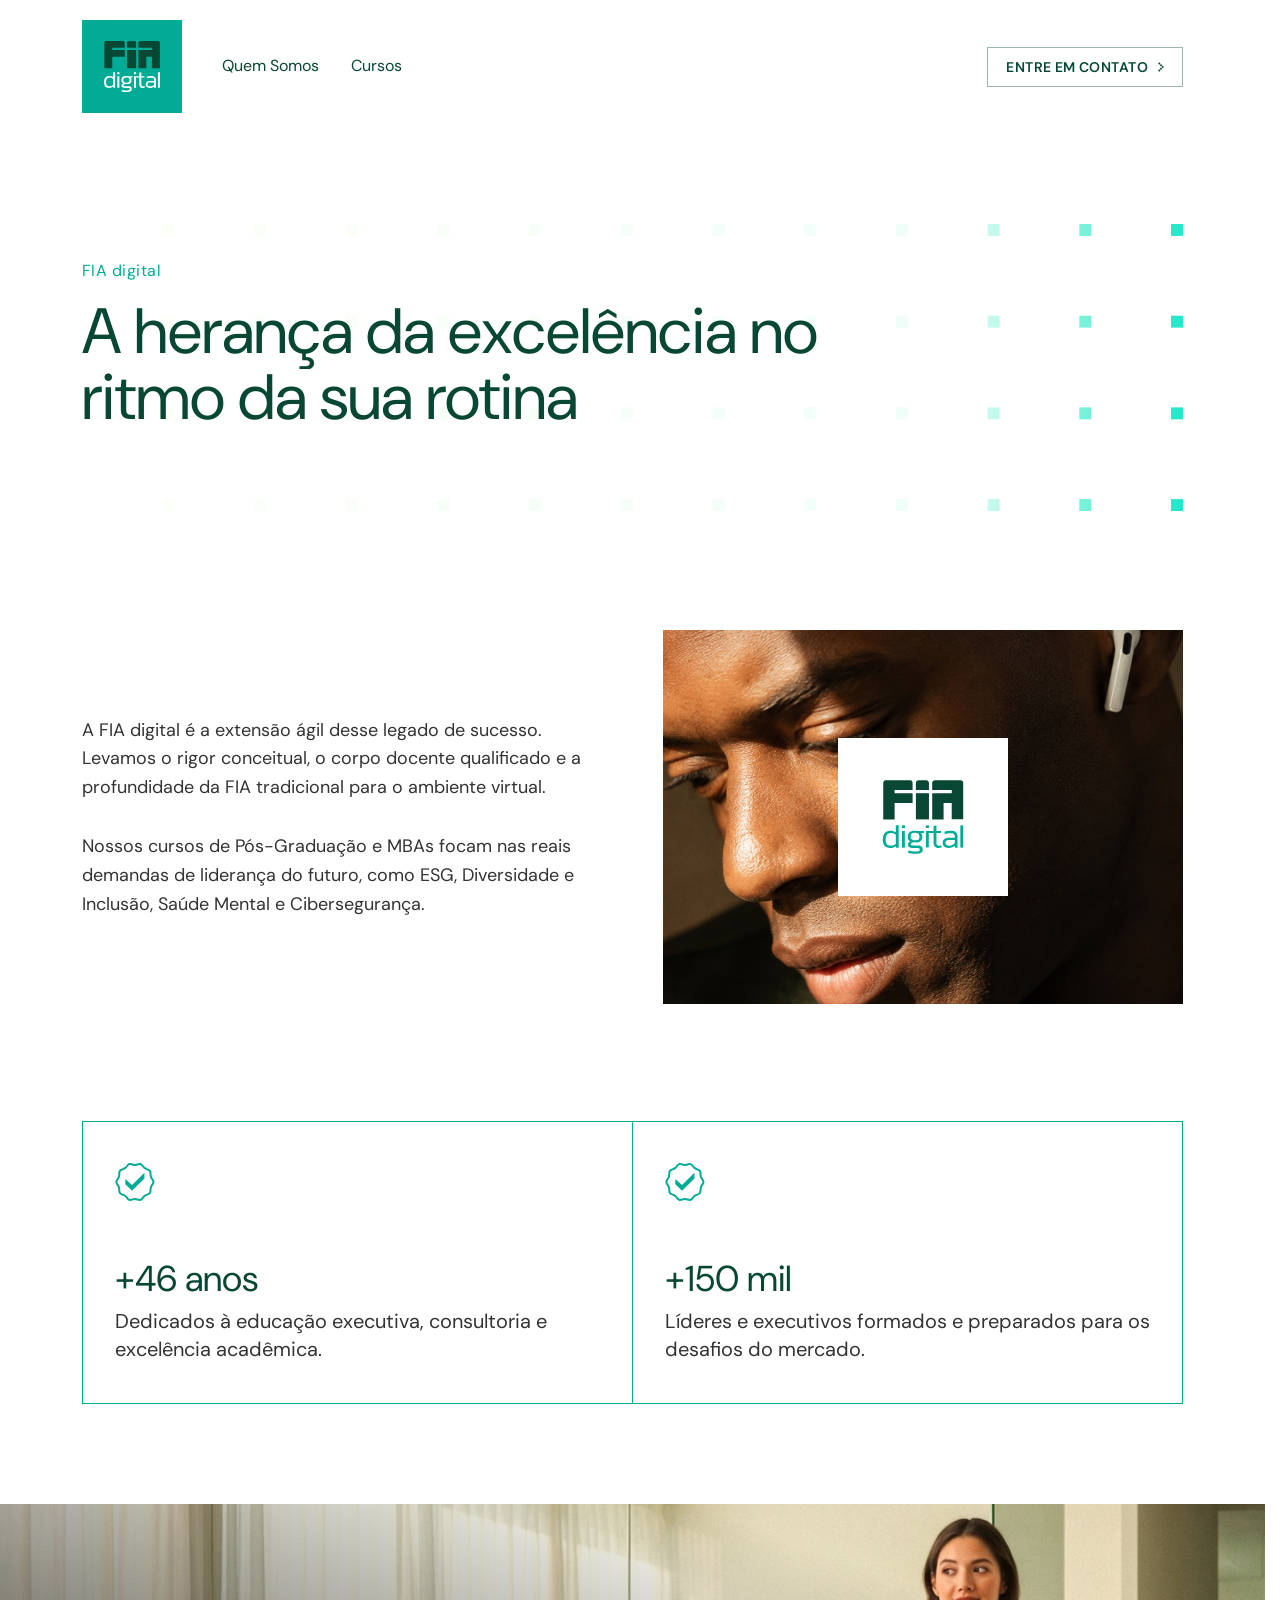
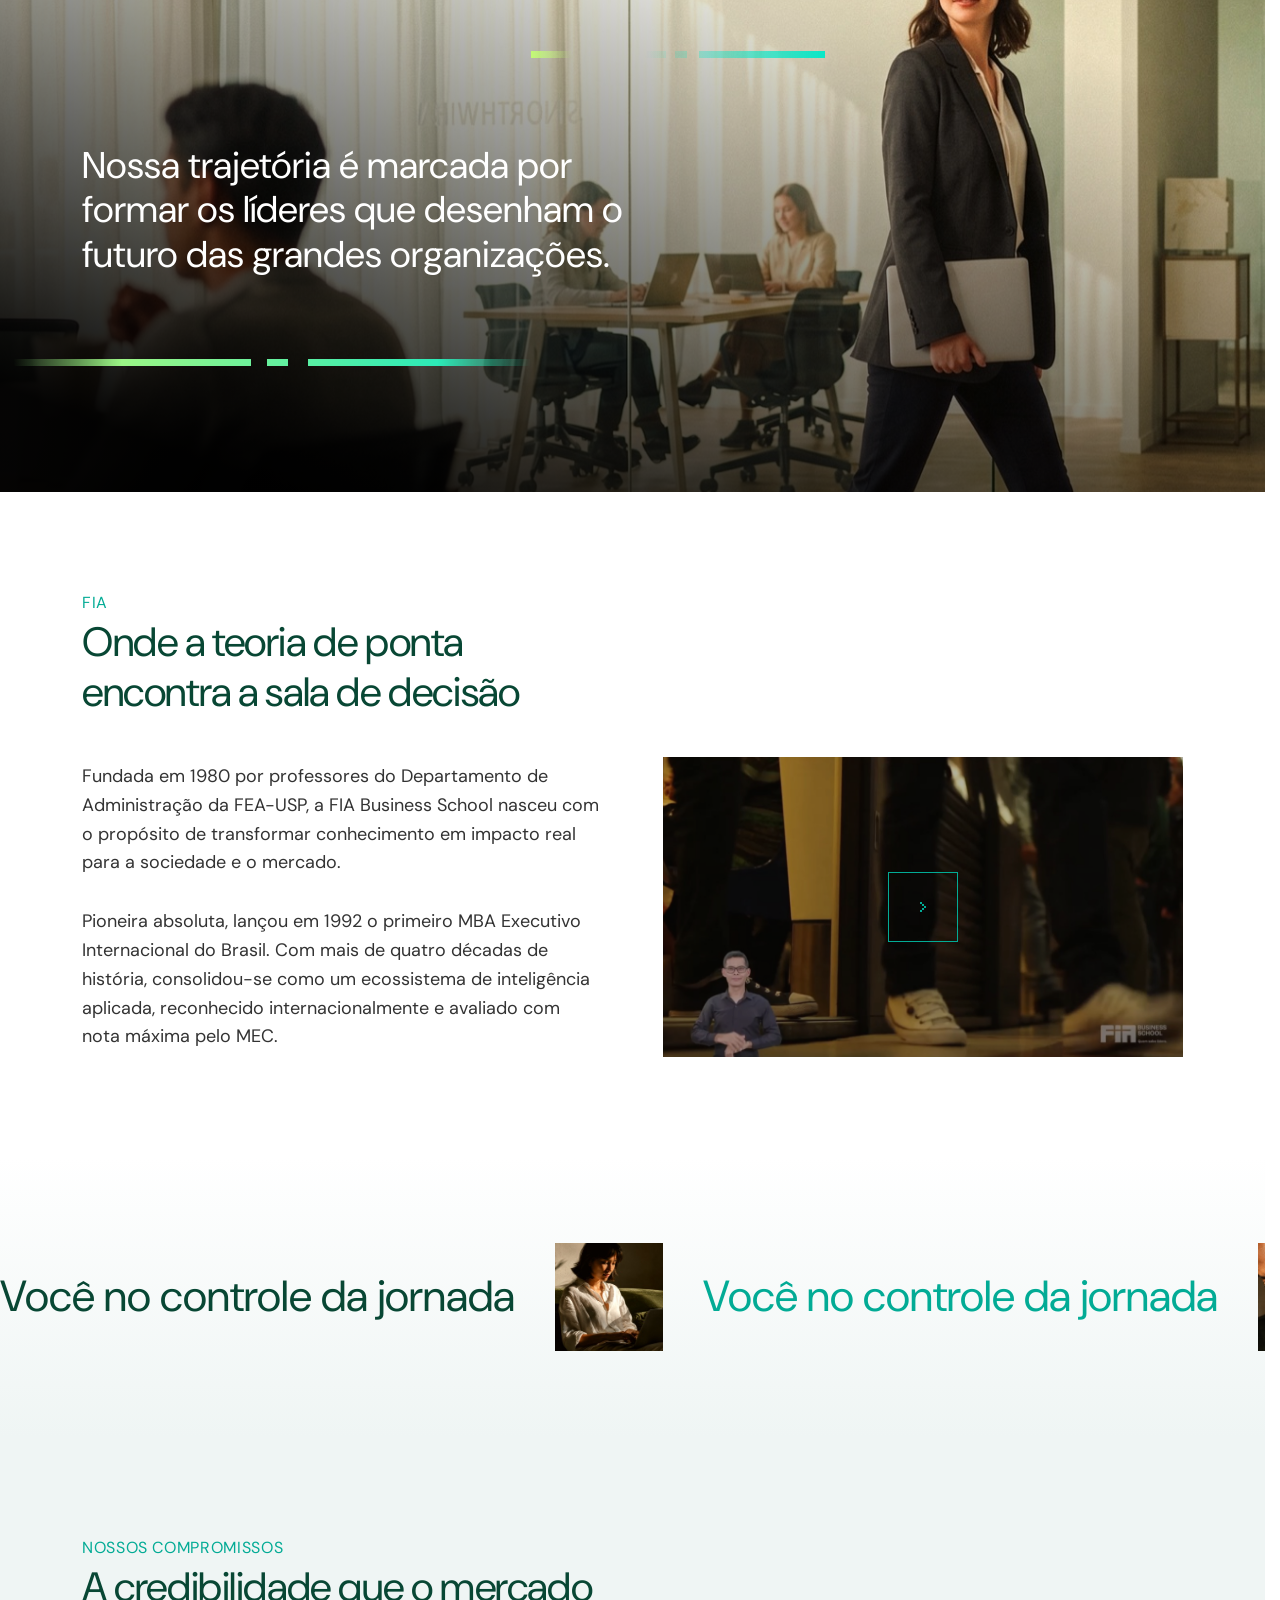
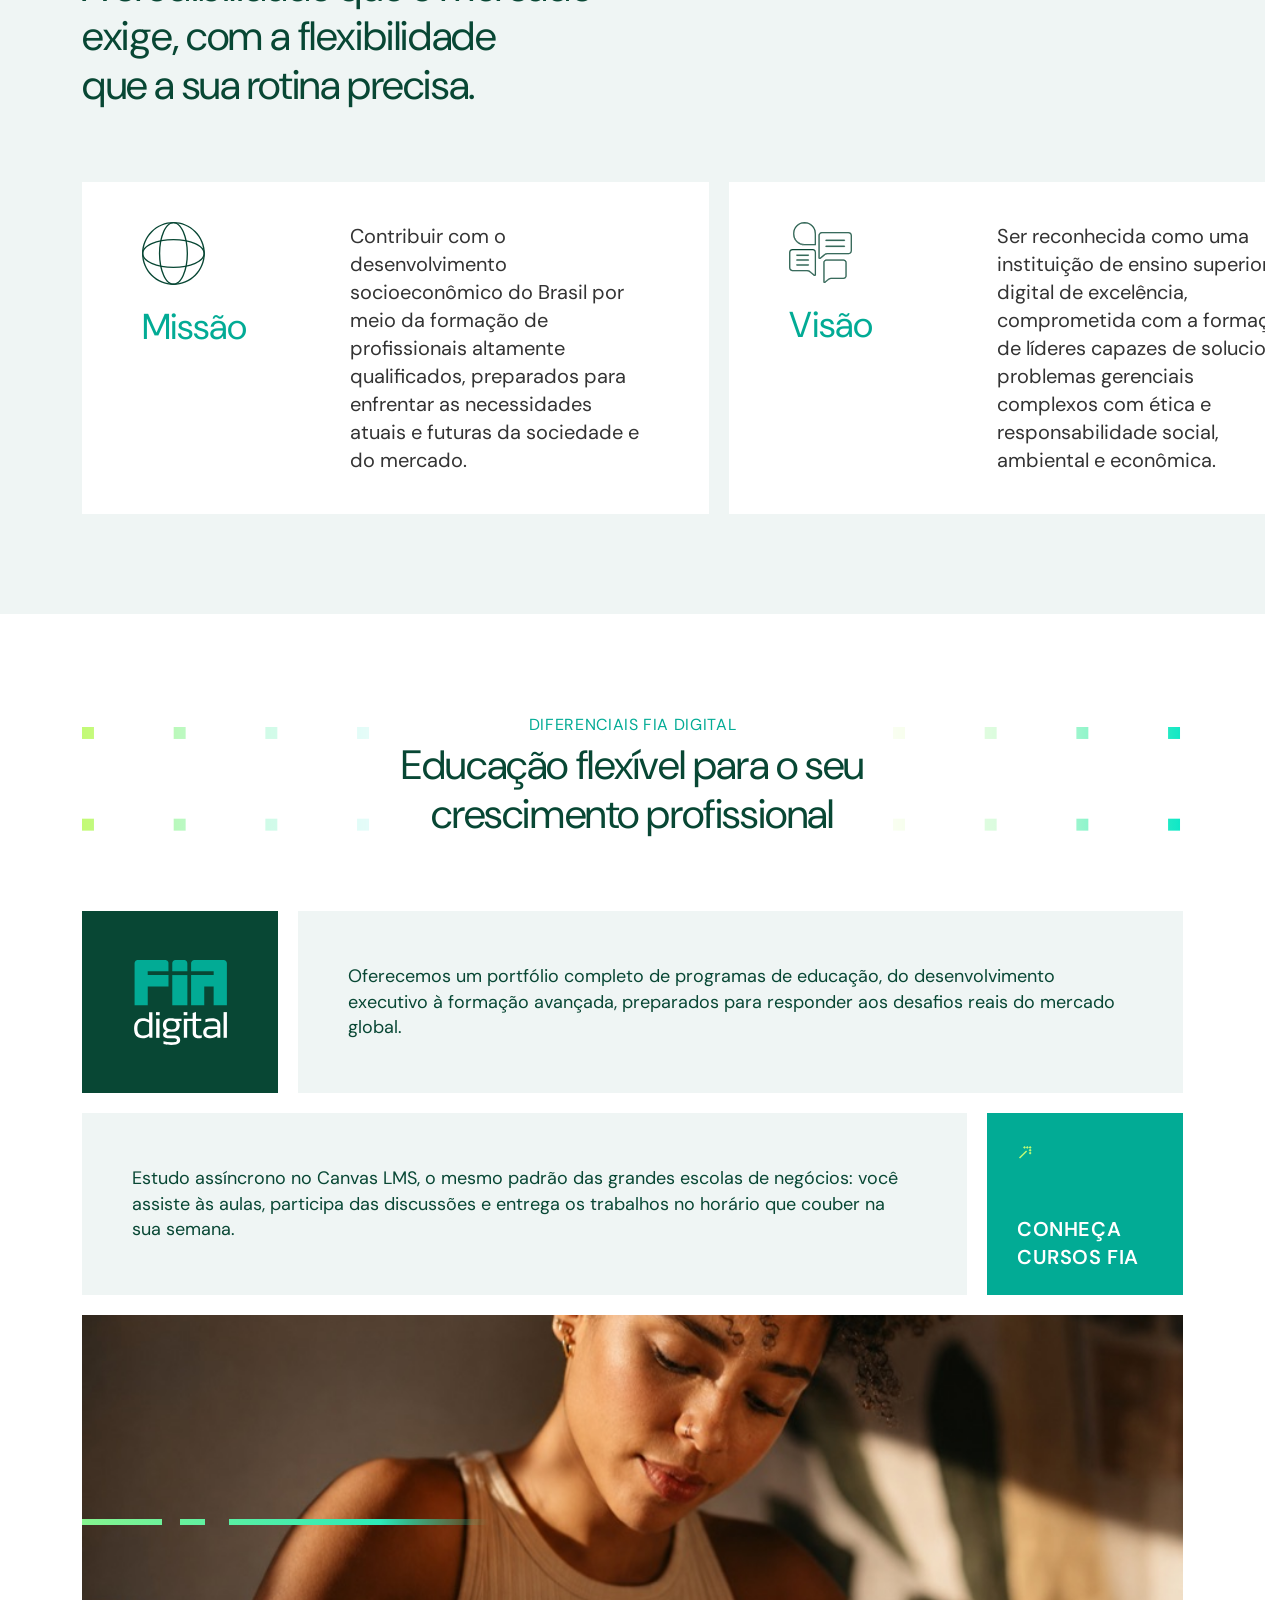
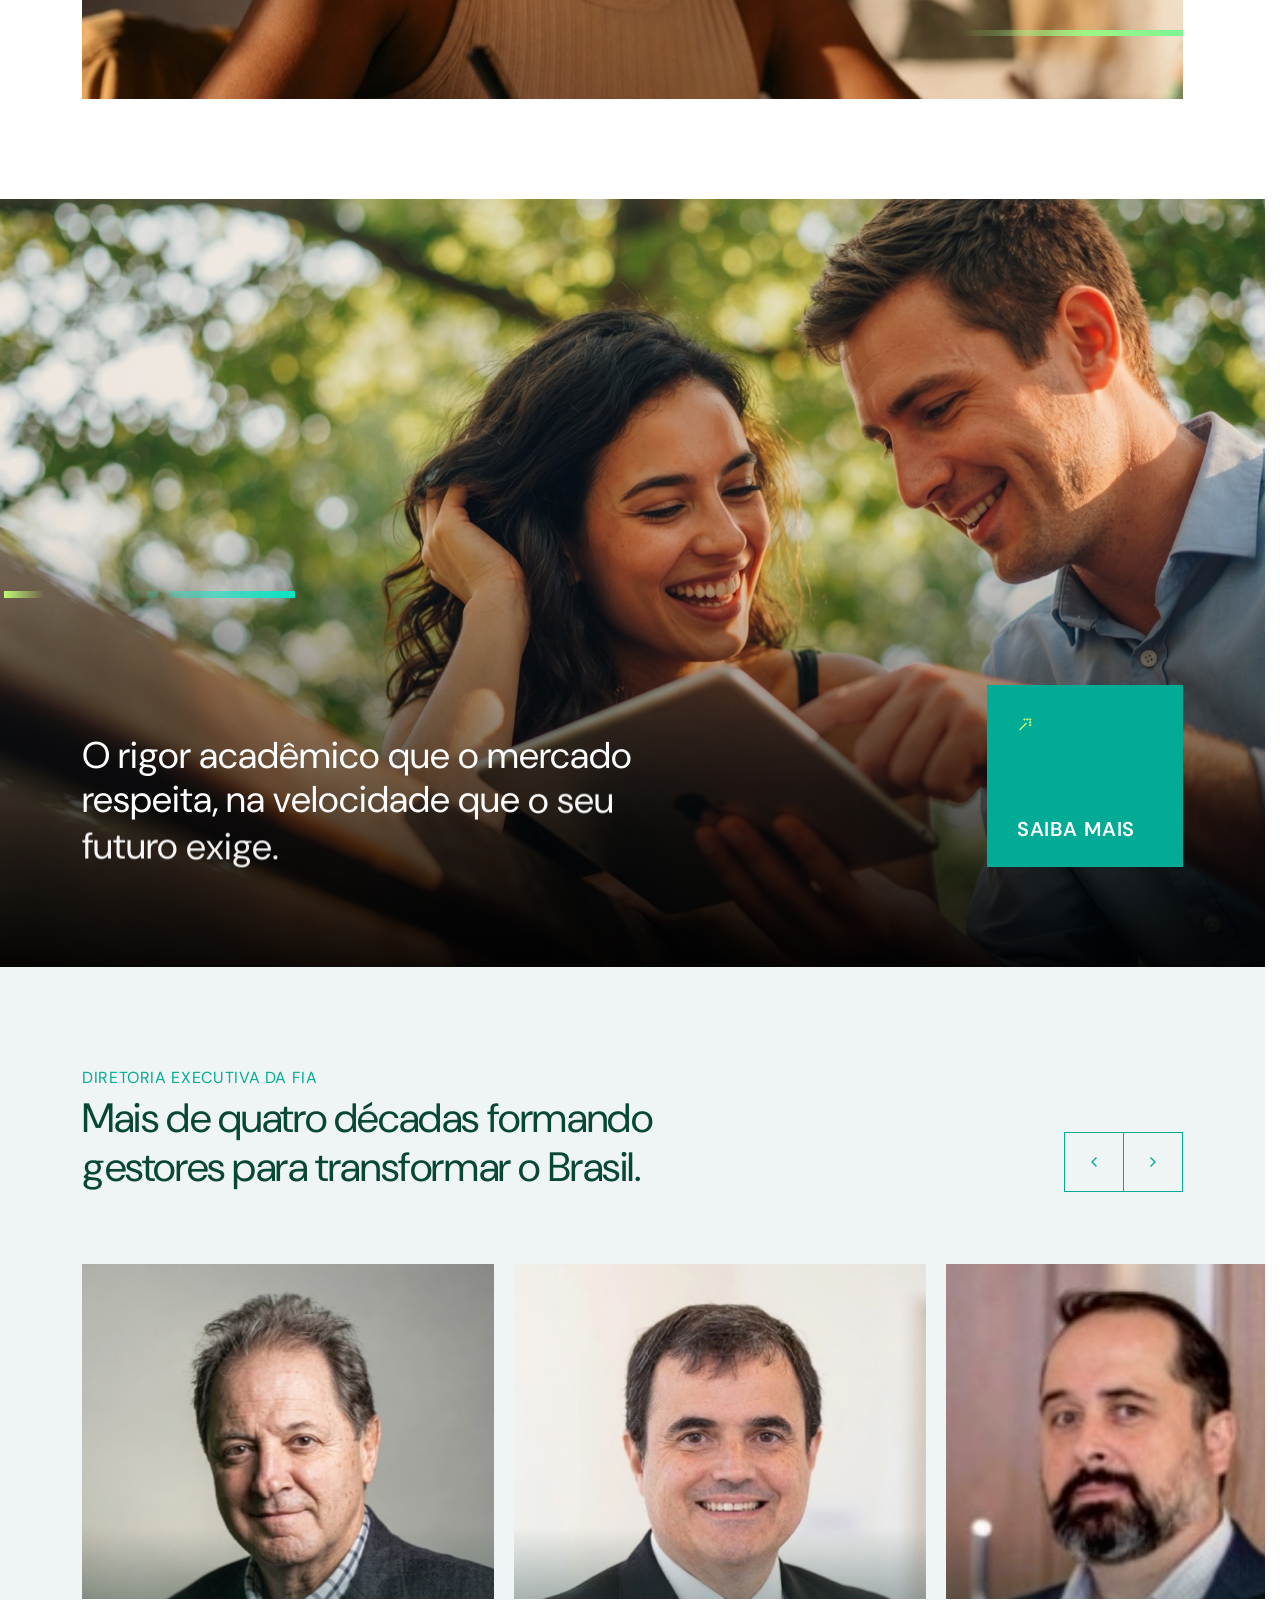
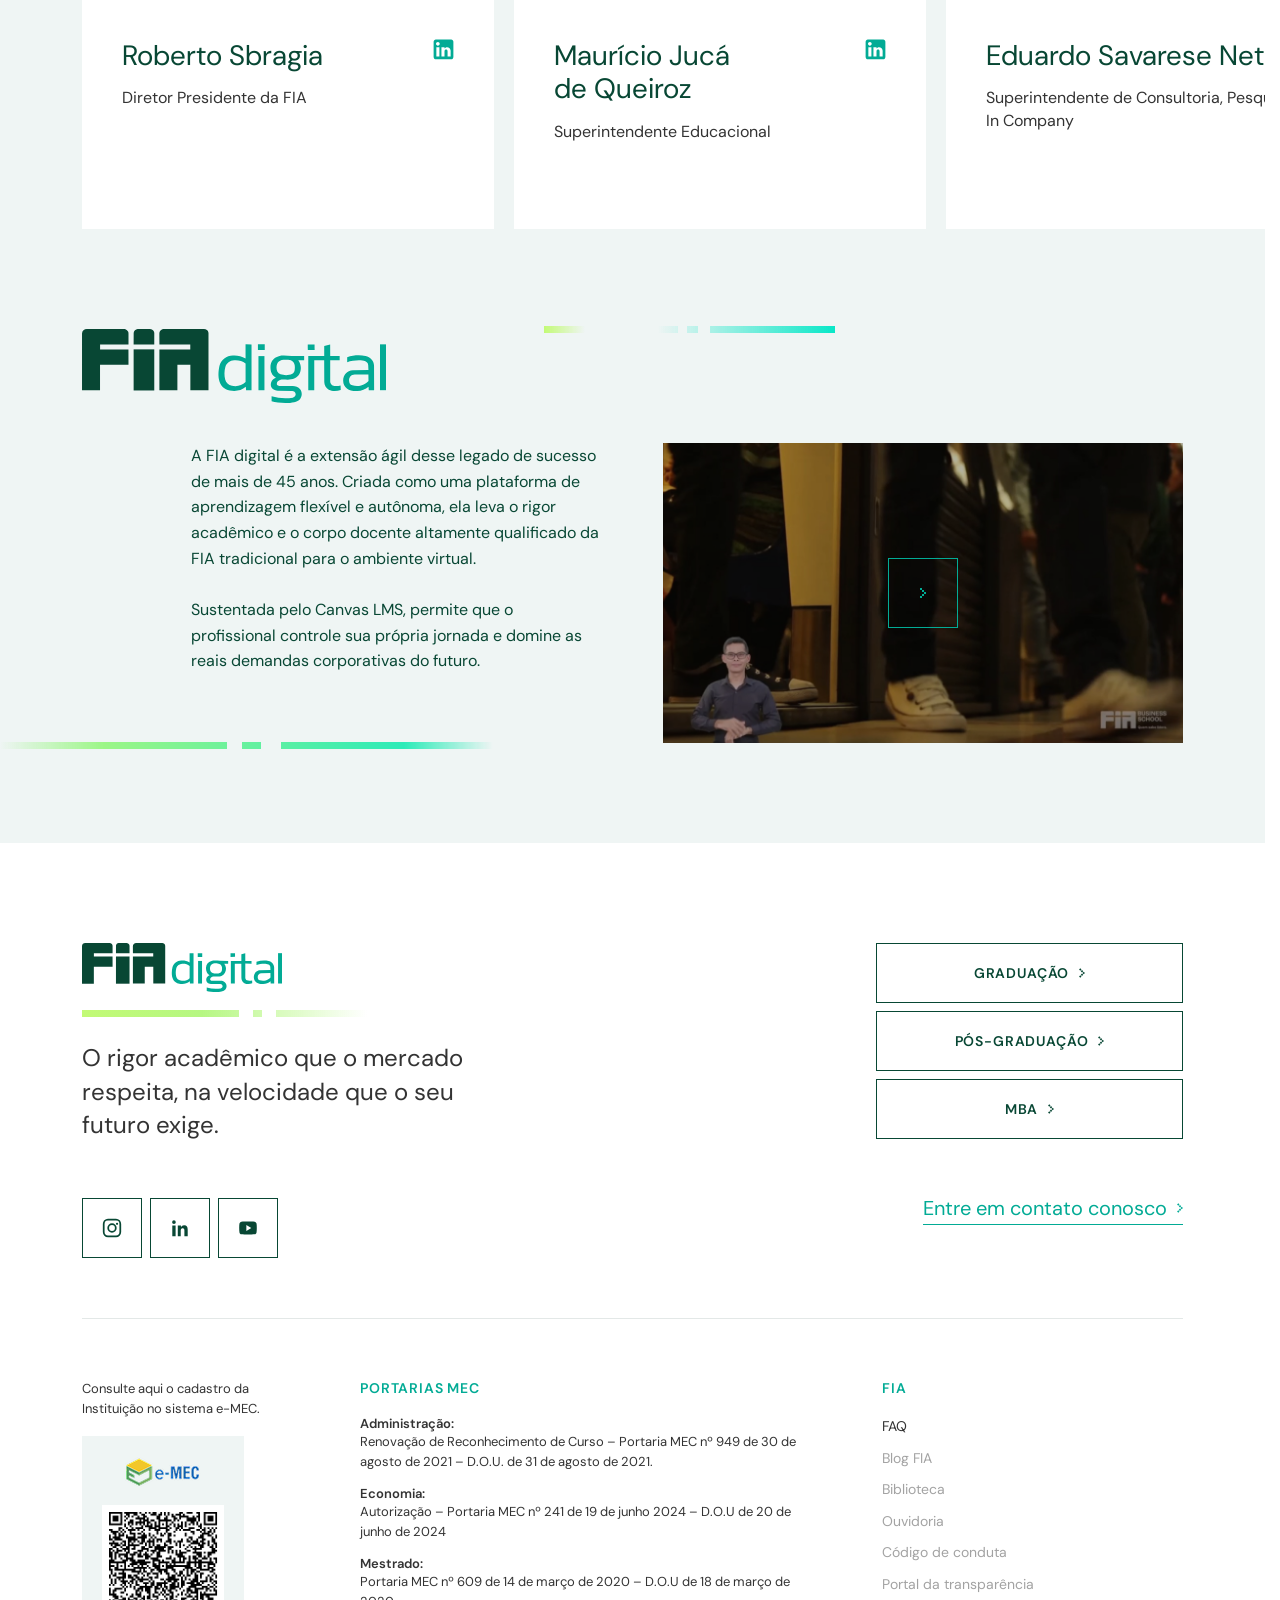
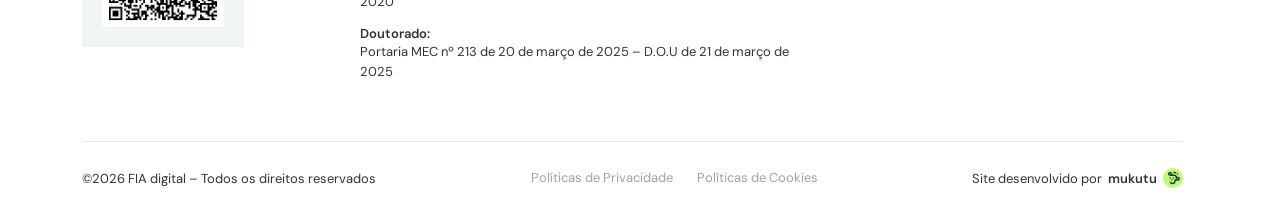
<file: quem-somos.html>
<!DOCTYPE html>
<html lang="pt-BR">
<head>
  <meta charset="UTF-8">
  <meta name="viewport" content="width=device-width, initial-scale=1.0">
  <title>Quem Somos — FIA digital | FIA Business School EAD</title>
  <meta name="description" content="Conheça a FIA digital: a herança de 46 anos da FIA Business School com nota máxima no MEC em uma plataforma EAD flexível, autônoma e com rigor acadêmico.">
  <link rel="canonical" href="https://www.fiadigital.com.br/quem-somos.html">
  <meta name="theme-color" content="#02ab95">
  <link rel="icon" href="images/logo-fia-digital-mark-header.svg" type="image/svg+xml">
  <link rel="icon" href="favicon.ico" sizes="any">
  <link rel="apple-touch-icon" href="images/apple-touch-icon.png">
  <meta property="og:type" content="website">
  <meta property="og:locale" content="pt_BR">
  <meta property="og:site_name" content="FIA digital">
  <meta property="og:url" content="https://www.fiadigital.com.br/quem-somos.html">
  <meta property="og:title" content="Quem Somos — FIA digital | FIA Business School EAD">
  <meta property="og:description" content="Conheça a FIA digital: a herança de 46 anos da FIA Business School com nota máxima no MEC em uma plataforma EAD flexível, autônoma e com rigor acadêmico.">
  <meta property="og:image" content="https://www.fiadigital.com.br/images/og-share-card.jpg">
  <meta property="og:image:alt" content="FIA digital — Pós-graduação, MBA e Graduação EAD online">
  <meta property="og:image:width" content="1200">
  <meta property="og:image:height" content="630">
  <meta name="twitter:card" content="summary_large_image">
  <meta name="twitter:title" content="Quem Somos — FIA digital | FIA Business School EAD">
  <meta name="twitter:description" content="Conheça a FIA digital: a herança de 46 anos da FIA Business School com nota máxima no MEC em uma plataforma EAD flexível, autônoma e com rigor acadêmico.">
  <meta name="twitter:image" content="https://www.fiadigital.com.br/images/og-share-card.jpg">
  <meta name="twitter:image:alt" content="FIA digital — Pós-graduação, MBA e Graduação EAD online">
  <script type="application/ld+json">
  {
    "@context": "https://schema.org",
    "@type": "EducationalOrganization",
    "@id": "https://www.fiadigital.com.br/#organization",
    "name": "FIA digital",
    "url": "https://www.fiadigital.com.br/",
    "logo": "https://www.fiadigital.com.br/images/logo-fia-digital-horizontal.svg",
    "description": "Braço de ensino a distância da FIA Business School, com graduação tecnológica, pós-graduação e MBA 100% EAD e nota máxima no MEC."
  }
  </script>
  <script type="application/ld+json">
  {
    "@context": "https://schema.org",
    "@type": "BreadcrumbList",
    "itemListElement": [
      { "@type": "ListItem", "position": 1, "name": "Início", "item": "https://www.fiadigital.com.br/" },
      { "@type": "ListItem", "position": 2, "name": "Quem Somos", "item": "https://www.fiadigital.com.br/quem-somos.html" }
    ]
  }
  </script>
  <script type="application/ld+json">
  {
    "@context": "https://schema.org",
    "@graph": [
      {
        "@type": "Person",
        "name": "Roberto Sbragia",
        "jobTitle": "Diretor Presidente da FIA",
        "worksFor": { "@id": "https://www.fiadigital.com.br/#organization" }
      },
      {
        "@type": "Person",
        "name": "Maurício Jucá de Queiroz",
        "jobTitle": "Superintendente Educacional",
        "worksFor": { "@id": "https://www.fiadigital.com.br/#organization" }
      },
      {
        "@type": "Person",
        "name": "Eduardo Savarese Neto",
        "jobTitle": "Superintendente de Consultoria, Pesquisa e In Company",
        "worksFor": { "@id": "https://www.fiadigital.com.br/#organization" }
      },
      {
        "@type": "Person",
        "name": "Fábio Ogawa Hashimoto",
        "jobTitle": "Superintendente Administrativo-Financeiro",
        "worksFor": { "@id": "https://www.fiadigital.com.br/#organization" }
      }
    ]
  }
  </script>
  <script type="application/ld+json">
{
  "@context": "https://schema.org",
  "@type": "VideoObject",
  "name": "Por que existimos | Manifesto FIA Business School",
  "description": "Somos uma Business School que acredita que conhecimento só faz sentido quando transforma pessoas, organizações e a sociedade. Da graduação ao doutorado, da consultoria à pesquisa aplicada, conectamos teoria e prática para formar líderes preparados para os desafios do mundo real.",
  "thumbnailUrl": "https://i.ytimg.com/vi/9Np9Zmip2a0/hqdefault.jpg",
  "uploadDate": "2026-08-06T10:21:30-07:00",
  "embedUrl": "https://www.youtube.com/embed/9Np9Zmip2a0",
  "publisher": {
    "@id": "https://www.fiadigital.com.br/#organization"
  }
}
  </script>
  <link rel="preconnect" href="https://fonts.googleapis.com">
  <link rel="preconnect" href="https://fonts.gstatic.com" crossorigin>
  <link href="https://fonts.googleapis.com/css2?family=DM+Sans:opsz,wght@9..40,400;9..40,500;9..40,600;9..40,700&display=swap" rel="stylesheet">
  <script>document.documentElement.classList.add('js-hero-preload')</script>
  <link rel="stylesheet" href="styles.css">
</head>
<body>

<main>

  <!-- ============ Abertura, com a barra de navegação clara ============ -->
  <section class="qs-hero">
    <header class="site-header site-header--light" id="site-header">
      <div class="site-header__inner">
        <a class="brand" href="index.html" aria-label="FIA digital — página inicial">
          <img decoding="async" src="images/logo-fia-digital-mark-header.svg" alt="FIA digital" width="93" height="85">
        </a>

        <nav class="site-nav" aria-label="Navegação principal">
          <a href="quem-somos.html" aria-current="page">Quem Somos</a>
          <a href="cursos.html">Cursos</a>
        </nav>

        <a class="btn btn--sm btn--stroke-dark-soft site-header__cta" href="contato.html">
          Entre em contato
          <svg class="ico-chevron" viewBox="-0.5 -0.5 7 11" aria-hidden="true"><path fill="currentColor" d="M2.414 1L1 2.414L-0.414 1L1 -0.414Z M4.414 3L3 4.414L1.586 3L3 1.586Z M6.414 5L5 6.414L3.586 5L5 3.586Z M4.414 7L3 8.414L1.586 7L3 5.586Z M2.414 9L1 10.414L-0.414 9L1 7.586Z"/></svg>
        </a>

        <button class="nav-toggle" type="button" aria-expanded="false" aria-controls="site-header" aria-label="Abrir menu">
          <span></span><span></span><span></span>
        </button>
      </div>
    </header>

    <div class="qs-hero__band" data-reveal-group>
      <div class="dots dots--qs-hero" data-reveal aria-hidden="true"></div>
      <div class="qs-hero__content">
        <span class="eyebrow eyebrow--sentence">FIA digital</span>
        <h1>A herança da excelência no <span>ritmo da sua rotina</span></h1>
      </div>
    </div>
  </section>

  <!-- ============ Quem somos ============ -->
  <section class="qs-intro" data-reveal-half>
    <div class="qs-intro__inner">
      <div class="qs-intro__row">
        <div class="prose-block" data-reveal>
          <p>A FIA digital é a extensão ágil desse legado de sucesso. Levamos o rigor conceitual, o corpo docente qualificado e a profundidade da FIA tradicional para o ambiente virtual.</p>
          <p>Nossos cursos de Pós-Graduação e MBAs focam nas reais demandas de liderança do futuro, como ESG, Diversidade e Inclusão, Saúde Mental e Cibersegurança.</p>
        </div>

        <div class="qs-slider" data-reveal>
          <div class="qs-slider__media" aria-hidden="true">
            <div class="qs-slider__slide"><img decoding="async" loading="lazy" width="960" height="1200" src="images/qs-slider.jpg" alt=""></div>
            <div class="qs-slider__slide"><img decoding="async" loading="lazy" width="780" height="561" src="images/qs-slider-2.jpg" alt=""></div>
            <div class="qs-slider__slide"><img decoding="async" loading="lazy" width="780" height="561" src="images/qs-slider-3.jpg" alt=""></div>
          </div>
          <img decoding="async" class="qs-slider__logo" src="images/logo-fia-digital-card.svg" alt="" width="170" height="158">
        </div>
      </div>

      <div class="big-numbers big-numbers--wide">
        <article class="bn-card" data-reveal>
          <img decoding="async" loading="lazy" class="ico-seal" src="images/ico-selo.svg" alt="" width="40" height="40">
          <div class="bn-card__body">
            <p class="bn-card__figure">+<span data-count-to="46">0</span> anos</p>
            <p class="bn-card__label">Dedicados à educação executiva, consultoria e excelência acadêmica.</p>
          </div>
        </article>
        <article class="bn-card" data-reveal>
          <img decoding="async" loading="lazy" class="ico-seal" src="images/ico-selo.svg" alt="" width="40" height="40">
          <div class="bn-card__body">
            <p class="bn-card__figure">+<span data-count-to="150">0</span> mil</p>
            <p class="bn-card__label">Líderes e executivos formados e preparados para os desafios do mercado.</p>
          </div>
        </article>
      </div>
    </div>
  </section>

  <!-- ============ Faixa "Nossa trajetória" ============ -->
  <section class="qs-quote">
    <img loading="lazy" decoding="async" width="1920" height="1080" class="qs-quote__img" src="images/qs-trajetoria.jpg" alt="Executiva atravessando o escritório da FIA">
    <span class="qs-quote__scrim" aria-hidden="true"></span>
    <span class="dash-line dash-line--quote-a" aria-hidden="true"></span>
    <span class="dash-line dash-line--quote-b" aria-hidden="true"></span>
    <div class="qs-quote__inner">
      <p data-split-reveal>Nossa trajetória é marcada por formar os líderes que desenham o futuro das grandes organizações.</p>
    </div>
  </section>

  <!-- ============ A FIA ============ -->
  <section class="qs-fia">
    <div class="qs-fia__inner">
      <div class="section-title">
        <span class="eyebrow">FIA</span>
        <h2>Onde a teoria de ponta encontra a sala de decisão</h2>
      </div>

      <div class="qs-fia__row">
        <div class="prose-block">
          <p>Fundada em 1980 por professores do Departamento de Administração da FEA-USP, a FIA Business School nasceu com o propósito de transformar conhecimento em impacto real para a sociedade e o mercado.</p>
          <p>Pioneira absoluta, lançou em 1992 o primeiro MBA Executivo Internacional do Brasil. Com mais de quatro décadas de história, consolidou-se como um ecossistema de inteligência aplicada, reconhecido internacionalmente e avaliado com nota máxima pelo MEC.</p>
        </div>

        <button class="video-frame" type="button" data-youtube="9Np9Zmip2a0" aria-label="Assistir ao vídeo institucional da FIA">
          <video class="video-frame__poster" src="images/fia-video.mp4" poster="images/qs-video-poster.jpg" autoplay muted loop playsinline preload="metadata" aria-hidden="true" tabindex="-1"></video>
          <span class="video-frame__play">
            <span class="video-frame__play-label">Play</span>
            <svg class="video-frame__play-icon" width="6" height="10" viewBox="32 30 6 10" fill="none" xmlns="http://www.w3.org/2000/svg" aria-hidden="true">
              <path d="M34 40H32V38H34V40Z" fill="currentColor"/>
              <path d="M36 38H34V36H36V38Z" fill="currentColor"/>
              <path d="M38 36H36V34H38V36Z" fill="currentColor"/>
              <path d="M36 34H34V32H36V34Z" fill="currentColor"/>
              <path d="M34 32H32V30H34V32Z" fill="currentColor"/>
            </svg>
          </span>
        </button>
      </div>
    </div>
  </section>

  <!-- ============ Faixa deslizante ============ -->
  <section class="marquee" aria-hidden="true">
    <div class="marquee__track">
      <div class="marquee__group">
        <span class="marquee__word">Você no controle da jornada</span>
        <span class="marquee__tile"><img decoding="async" loading="lazy" width="256" height="320" src="images/qs-marquee-1.jpg" alt=""></span>
        <span class="marquee__word marquee__word--aqua">Você no controle da jornada</span>
        <span class="marquee__tile"><img decoding="async" loading="lazy" width="256" height="320" src="images/qs-marquee-2.jpg" alt=""></span>
        <span class="marquee__word">Você no controle da jornada</span>
        <span class="marquee__tile"><img decoding="async" loading="lazy" width="320" height="256" src="images/qs-marquee-3.jpg" alt=""></span>
        <span class="marquee__word marquee__word--aqua">Você no controle da jornada</span>
        <span class="marquee__tile"><img decoding="async" loading="lazy" width="320" height="256" src="images/qs-marquee-4.jpg" alt=""></span>
      </div>
      <div class="marquee__group">
        <span class="marquee__word">Você no controle da jornada</span>
        <span class="marquee__tile"><img decoding="async" loading="lazy" width="256" height="320" src="images/qs-marquee-1.jpg" alt=""></span>
        <span class="marquee__word marquee__word--aqua">Você no controle da jornada</span>
        <span class="marquee__tile"><img decoding="async" loading="lazy" width="256" height="320" src="images/qs-marquee-2.jpg" alt=""></span>
        <span class="marquee__word">Você no controle da jornada</span>
        <span class="marquee__tile"><img decoding="async" loading="lazy" width="320" height="256" src="images/qs-marquee-3.jpg" alt=""></span>
        <span class="marquee__word marquee__word--aqua">Você no controle da jornada</span>
        <span class="marquee__tile"><img decoding="async" loading="lazy" width="320" height="256" src="images/qs-marquee-4.jpg" alt=""></span>
      </div>
    </div>
  </section>

  <!-- ============ Missão, visão e valores ============ -->
  <section class="mvv">
    <div class="mvv__head">
      <div class="section-title">
        <span class="eyebrow">Nossos compromissos</span>
        <h2>A credibilidade que o mercado exige, com a flexibilidade que a sua rotina precisa.</h2>
      </div>
    </div>

    <div class="mvv__rail" data-drag-scroll data-reveal-group tabindex="0" aria-label="Missão, visão e valores">
      <article class="mvv-card" data-reveal>
        <div class="mvv-card__label">
          <img decoding="async" loading="lazy" src="images/ico-missao.svg" alt="" width="63" height="63">
          <p>Missão</p>
        </div>
        <p class="mvv-card__text">Contribuir com o desenvolvimento socioeconômico do Brasil por meio da formação de profissionais altamente qualificados, preparados para enfrentar as necessidades atuais e futuras da sociedade e do mercado.</p>
      </article>

      <article class="mvv-card" data-reveal>
        <div class="mvv-card__label">
          <img decoding="async" loading="lazy" src="images/ico-visao.svg" alt="" width="66" height="63">
          <p>Visão</p>
        </div>
        <p class="mvv-card__text">Ser reconhecida como uma instituição de ensino superior digital de excelência, comprometida com a formação de líderes capazes de solucionar problemas gerenciais complexos com ética e responsabilidade social, ambiental e econômica.</p>
      </article>

      <article class="mvv-card" data-reveal>
        <div class="mvv-card__label">
          <img decoding="async" loading="lazy" src="images/ico-valores.svg" alt="" width="64" height="63">
          <p>Valores</p>
        </div>
        <div class="mvv-card__text">
          <p class="mvv-card__lead">Nossos pilares essenciais são:</p>
          <ul class="pillars">
            <li><img decoding="async" loading="lazy" src="images/ico-bullet.svg" alt="" width="6" height="10">Excelência</li>
            <li><img decoding="async" loading="lazy" src="images/ico-bullet.svg" alt="" width="6" height="10">Empreendedorismo e a Inovação</li>
            <li><img decoding="async" loading="lazy" src="images/ico-bullet.svg" alt="" width="6" height="10">Formação crítica, ética e humanista</li>
            <li><img decoding="async" loading="lazy" src="images/ico-bullet.svg" alt="" width="6" height="10">Visão sistêmica e interdisciplinar</li>
            <li><img decoding="async" loading="lazy" src="images/ico-bullet.svg" alt="" width="6" height="10">Responsabilidade socioambiental</li>
            <li><img decoding="async" loading="lazy" src="images/ico-bullet.svg" alt="" width="6" height="10">Respeito absoluto à Diversidade</li>
          </ul>
        </div>
      </article>
    </div>
  </section>

  <!-- ============ Diferenciais ============ -->
  <section class="benefits" data-reveal-group>
    <div class="dots dots--edge-left" data-reveal aria-hidden="true"></div>
    <div class="dots dots--edge-right" data-reveal aria-hidden="true"></div>

    <div class="benefits__inner">
      <div class="section-title section-title--center">
        <span class="eyebrow">Diferenciais FIA digital</span>
        <h2>Educação flexível para o seu crescimento profissional</h2>
      </div>

      <div class="benefits__grid">
        <div class="benefits__col">
          <div class="benefits__row">
            <div class="tile tile--logo">
              <img decoding="async" src="images/logo-fia-digital-mark.svg" alt="FIA digital" width="93" height="85">
            </div>
            <p class="tile tile--text">Oferecemos um portfólio completo de programas de educação, do desenvolvimento executivo à formação avançada, preparados para responder aos desafios reais do mercado global.</p>
          </div>
          <div class="benefits__row">
            <p class="tile tile--text">Estudo assíncrono no Canvas LMS, o mesmo padrão das grandes escolas de negócios: você assiste às aulas, participa das discussões e entrega os trabalhos no horário que couber na sua semana.</p>
            <a class="tile tile--cta" href="cursos.html">
              <img decoding="async" loading="lazy" src="images/ico-seta.svg" alt="" width="17" height="16">
              <span>Conheça<br>cursos FIA</span>
            </a>
          </div>
        </div>

        <div class="benefits__photo">
          <img decoding="async" loading="lazy" width="900" height="720" src="images/qs-diferenciais.jpg" alt="Aluna da FIA digital estudando com um caderno">
          <span class="dash-line dash-line--ben-a" aria-hidden="true"></span>
          <span class="dash-line dash-line--ben-b" aria-hidden="true"></span>
        </div>
      </div>
    </div>
  </section>

  <!-- ============ Chamada "Saiba mais" ============ -->
  <section class="cta-banner">
    <img decoding="async" loading="lazy" width="1920" height="1080" class="cta-banner__img" src="images/qs-saiba-mais.jpg" alt="Dois alunos da FIA digital estudando ao ar livre">
    <span class="cta-banner__scrim" aria-hidden="true"></span>
    <span class="dash-line dash-line--cta-c" aria-hidden="true"></span>

    <div class="cta-banner__inner">
      <p class="cta-banner__title" data-split-reveal>O rigor acadêmico que o mercado respeita, na velocidade que o seu futuro exige.</p>
      <a class="tile tile--cta" href="cursos.html">
        <img decoding="async" loading="lazy" src="images/ico-seta.svg" alt="" width="17" height="16">
        <span>Saiba mais</span>
      </a>
    </div>
  </section>

  <!-- ============ Diretoria executiva ============ -->
  <section class="people">
    <div class="people__head">
      <div class="section-title">
        <span class="eyebrow">Diretoria executiva da FIA</span>
        <h2>Mais de quatro décadas formando gestores para transformar o Brasil.</h2>
      </div>
      <div class="rail-nav">
        <button type="button" data-rail-prev="directors" aria-label="Anterior">
          <svg viewBox="0 0 6 10" aria-hidden="true"><path d="M5 1L1 5l4 4" fill="none" stroke="currentColor" stroke-width="1.4" stroke-linecap="square"/></svg>
        </button>
        <button type="button" data-rail-next="directors" aria-label="Próximo">
          <svg viewBox="0 0 6 10" aria-hidden="true"><path d="M1 1l4 4-4 4" fill="none" stroke="currentColor" stroke-width="1.4" stroke-linecap="square"/></svg>
        </button>
      </div>
    </div>

    <div class="people__rail" id="directors" data-drag-scroll data-reveal-group tabindex="0" aria-label="Diretoria executiva da FIA">
      <article class="person-card" data-reveal>
        <div class="person-card__photo">
          <img decoding="async" loading="lazy" width="419" height="496" src="images/diretor-roberto-sbragia.jpg" alt="Roberto Sbragia">
        </div>
        <div class="person-card__body">
          <h3>Roberto Sbragia</h3>
          <p>Diretor Presidente da FIA</p>
          <a class="person-card__in" href="https://www.linkedin.com/" aria-label="LinkedIn de Roberto Sbragia" target="_blank" rel="noopener noreferrer">
            <svg viewBox="0 0 21 21" width="21" height="21" aria-hidden="true"><path fill="currentColor" d="M18.1863 0.529412C18.7687 0.529412 19.3273 0.760784 19.7391 1.17263C20.151 1.58447 20.3824 2.14305 20.3824 2.72549V18.098C20.3824 18.6805 20.151 19.2391 19.7391 19.6509C19.3273 20.0627 18.7687 20.2941 18.1863 20.2941H2.81373C2.23129 20.2941 1.67271 20.0627 1.26086 19.6509C0.849019 19.2391 0.617647 18.6805 0.617647 18.098V2.72549C0.617647 2.14305 0.849019 1.58447 1.26086 1.17263C1.67271 0.760784 2.23129 0.529412 2.81373 0.529412H18.1863ZM17.6373 17.549V11.7294C17.6373 10.78 17.2601 9.86955 16.5888 9.19825C15.9175 8.52694 15.007 8.1498 14.0576 8.1498C13.1243 8.1498 12.0373 8.72078 11.5102 9.57725V8.35843H8.44667V17.549H11.5102V12.1357C11.5102 11.2902 12.191 10.5984 13.0365 10.5984C13.4442 10.5984 13.8352 10.7604 14.1235 11.0487C14.4118 11.337 14.5737 11.728 14.5737 12.1357V17.549H17.6373ZM4.87804 6.63451C5.36729 6.63451 5.83649 6.44016 6.18244 6.09421C6.52839 5.74826 6.72275 5.27905 6.72275 4.7898C6.72275 3.76863 5.89922 2.93412 4.87804 2.93412C4.38588 2.93412 3.91388 3.12963 3.56587 3.47764C3.21786 3.82564 3.02235 4.29765 3.02235 4.7898C3.02235 5.81098 3.85686 6.63451 4.87804 6.63451ZM6.40431 17.549V8.35843H3.36275V17.549H6.40431Z"/></svg>
          </a>
        </div>
      </article>

      <article class="person-card" data-reveal>
        <div class="person-card__photo">
          <img decoding="async" loading="lazy" width="409" height="497" src="images/diretor-mauricio-juca.jpg" alt="Maurício Jucá de Queiroz">
        </div>
        <div class="person-card__body">
          <h3>Maurício Jucá de Queiroz</h3>
          <p>Superintendente Educacional</p>
          <a class="person-card__in" href="https://www.linkedin.com/" aria-label="LinkedIn de Maurício Jucá de Queiroz" target="_blank" rel="noopener noreferrer">
            <svg viewBox="0 0 21 21" width="21" height="21" aria-hidden="true"><path fill="currentColor" d="M18.1863 0.529412C18.7687 0.529412 19.3273 0.760784 19.7391 1.17263C20.151 1.58447 20.3824 2.14305 20.3824 2.72549V18.098C20.3824 18.6805 20.151 19.2391 19.7391 19.6509C19.3273 20.0627 18.7687 20.2941 18.1863 20.2941H2.81373C2.23129 20.2941 1.67271 20.0627 1.26086 19.6509C0.849019 19.2391 0.617647 18.6805 0.617647 18.098V2.72549C0.617647 2.14305 0.849019 1.58447 1.26086 1.17263C1.67271 0.760784 2.23129 0.529412 2.81373 0.529412H18.1863ZM17.6373 17.549V11.7294C17.6373 10.78 17.2601 9.86955 16.5888 9.19825C15.9175 8.52694 15.007 8.1498 14.0576 8.1498C13.1243 8.1498 12.0373 8.72078 11.5102 9.57725V8.35843H8.44667V17.549H11.5102V12.1357C11.5102 11.2902 12.191 10.5984 13.0365 10.5984C13.4442 10.5984 13.8352 10.7604 14.1235 11.0487C14.4118 11.337 14.5737 11.728 14.5737 12.1357V17.549H17.6373ZM4.87804 6.63451C5.36729 6.63451 5.83649 6.44016 6.18244 6.09421C6.52839 5.74826 6.72275 5.27905 6.72275 4.7898C6.72275 3.76863 5.89922 2.93412 4.87804 2.93412C4.38588 2.93412 3.91388 3.12963 3.56587 3.47764C3.21786 3.82564 3.02235 4.29765 3.02235 4.7898C3.02235 5.81098 3.85686 6.63451 4.87804 6.63451ZM6.40431 17.549V8.35843H3.36275V17.549H6.40431Z"/></svg>
          </a>
        </div>
      </article>

      <article class="person-card" data-reveal>
        <div class="person-card__photo">
          <img decoding="async" loading="lazy" width="200" height="200" src="images/diretor-eduardo-savarese.jpg" alt="Eduardo Savarese Neto">
        </div>
        <div class="person-card__body">
          <h3>Eduardo Savarese Neto</h3>
          <p>Superintendente de Consultoria, Pesquisa e In Company</p>
          <a class="person-card__in" href="https://www.linkedin.com/" aria-label="LinkedIn de Eduardo Savarese Neto" target="_blank" rel="noopener noreferrer">
            <svg viewBox="0 0 21 21" width="21" height="21" aria-hidden="true"><path fill="currentColor" d="M18.1863 0.529412C18.7687 0.529412 19.3273 0.760784 19.7391 1.17263C20.151 1.58447 20.3824 2.14305 20.3824 2.72549V18.098C20.3824 18.6805 20.151 19.2391 19.7391 19.6509C19.3273 20.0627 18.7687 20.2941 18.1863 20.2941H2.81373C2.23129 20.2941 1.67271 20.0627 1.26086 19.6509C0.849019 19.2391 0.617647 18.6805 0.617647 18.098V2.72549C0.617647 2.14305 0.849019 1.58447 1.26086 1.17263C1.67271 0.760784 2.23129 0.529412 2.81373 0.529412H18.1863ZM17.6373 17.549V11.7294C17.6373 10.78 17.2601 9.86955 16.5888 9.19825C15.9175 8.52694 15.007 8.1498 14.0576 8.1498C13.1243 8.1498 12.0373 8.72078 11.5102 9.57725V8.35843H8.44667V17.549H11.5102V12.1357C11.5102 11.2902 12.191 10.5984 13.0365 10.5984C13.4442 10.5984 13.8352 10.7604 14.1235 11.0487C14.4118 11.337 14.5737 11.728 14.5737 12.1357V17.549H17.6373ZM4.87804 6.63451C5.36729 6.63451 5.83649 6.44016 6.18244 6.09421C6.52839 5.74826 6.72275 5.27905 6.72275 4.7898C6.72275 3.76863 5.89922 2.93412 4.87804 2.93412C4.38588 2.93412 3.91388 3.12963 3.56587 3.47764C3.21786 3.82564 3.02235 4.29765 3.02235 4.7898C3.02235 5.81098 3.85686 6.63451 4.87804 6.63451ZM6.40431 17.549V8.35843H3.36275V17.549H6.40431Z"/></svg>
          </a>
        </div>
      </article>

      <article class="person-card" data-reveal>
        <div class="person-card__photo">
          <img decoding="async" loading="lazy" width="200" height="200" src="images/diretor-fabio-hashimoto.jpg" alt="Fábio Ogawa Hashimoto">
        </div>
        <div class="person-card__body">
          <h3>Fábio Ogawa Hashimoto</h3>
          <p>Superintendente Administrativo-Financeiro</p>
          <a class="person-card__in" href="https://www.linkedin.com/" aria-label="LinkedIn de Fábio Ogawa Hashimoto" target="_blank" rel="noopener noreferrer">
            <svg viewBox="0 0 21 21" width="21" height="21" aria-hidden="true"><path fill="currentColor" d="M18.1863 0.529412C18.7687 0.529412 19.3273 0.760784 19.7391 1.17263C20.151 1.58447 20.3824 2.14305 20.3824 2.72549V18.098C20.3824 18.6805 20.151 19.2391 19.7391 19.6509C19.3273 20.0627 18.7687 20.2941 18.1863 20.2941H2.81373C2.23129 20.2941 1.67271 20.0627 1.26086 19.6509C0.849019 19.2391 0.617647 18.6805 0.617647 18.098V2.72549C0.617647 2.14305 0.849019 1.58447 1.26086 1.17263C1.67271 0.760784 2.23129 0.529412 2.81373 0.529412H18.1863ZM17.6373 17.549V11.7294C17.6373 10.78 17.2601 9.86955 16.5888 9.19825C15.9175 8.52694 15.007 8.1498 14.0576 8.1498C13.1243 8.1498 12.0373 8.72078 11.5102 9.57725V8.35843H8.44667V17.549H11.5102V12.1357C11.5102 11.2902 12.191 10.5984 13.0365 10.5984C13.4442 10.5984 13.8352 10.7604 14.1235 11.0487C14.4118 11.337 14.5737 11.728 14.5737 12.1357V17.549H17.6373ZM4.87804 6.63451C5.36729 6.63451 5.83649 6.44016 6.18244 6.09421C6.52839 5.74826 6.72275 5.27905 6.72275 4.7898C6.72275 3.76863 5.89922 2.93412 4.87804 2.93412C4.38588 2.93412 3.91388 3.12963 3.56587 3.47764C3.21786 3.82564 3.02235 4.29765 3.02235 4.7898C3.02235 5.81098 3.85686 6.63451 4.87804 6.63451ZM6.40431 17.549V8.35843H3.36275V17.549H6.40431Z"/></svg>
          </a>
        </div>
      </article>
    </div>
  </section>

  <!-- ============ Vídeo institucional da FIA digital ============ -->
  <section class="qs-video">
    <span class="dash-line dash-line--vid-a" aria-hidden="true"></span>
    <span class="dash-line dash-line--vid-b" aria-hidden="true"></span>

    <div class="qs-video__inner">
      <img decoding="async" class="qs-video__logo" src="images/logo-fia-digital-horizontal.svg" alt="FIA digital" width="304" height="75">

      <div class="qs-video__row">
        <div class="qs-video__copy">
          <p>A FIA digital é a extensão ágil desse legado de sucesso de mais de 45 anos. Criada como uma plataforma de aprendizagem flexível e autônoma, ela leva o rigor acadêmico e o corpo docente altamente qualificado da FIA tradicional para o ambiente virtual.</p>
          <p>Sustentada pelo Canvas LMS, permite que o profissional controle sua própria jornada e domine as reais demandas corporativas do futuro.</p>
        </div>

        <button class="video-frame" type="button" data-youtube="9Np9Zmip2a0" aria-label="Assistir ao vídeo da FIA digital">
          <video class="video-frame__poster" src="images/fia-video.mp4" poster="images/qs-video-poster.jpg" autoplay muted loop playsinline preload="metadata" aria-hidden="true" tabindex="-1"></video>
          <span class="video-frame__play">
            <span class="video-frame__play-label">Play</span>
            <svg class="video-frame__play-icon" width="6" height="10" viewBox="32 30 6 10" fill="none" xmlns="http://www.w3.org/2000/svg" aria-hidden="true">
              <path d="M34 40H32V38H34V40Z" fill="currentColor"/>
              <path d="M36 38H34V36H36V38Z" fill="currentColor"/>
              <path d="M38 36H36V34H38V36Z" fill="currentColor"/>
              <path d="M36 34H34V32H36V34Z" fill="currentColor"/>
              <path d="M34 32H32V30H34V32Z" fill="currentColor"/>
            </svg>
          </span>
        </button>
      </div>
    </div>
  </section>

</main>

<!-- ============ Rodapé ============ -->
<footer class="site-footer" id="contato">
  <div class="site-footer__inner">

    <div class="footer-top">
      <div class="footer-top__brand">
        <img decoding="async" class="footer-logo" src="images/logo-fia-digital-horizontal.svg" alt="FIA digital" width="200" height="49">
        <span class="dash-line dash-line--footer" aria-hidden="true"></span>
        <p class="footer-claim">O rigor acadêmico que o mercado respeita, na velocidade que o seu futuro exige.</p>
        <div class="socials">
          <a href="https://www.instagram.com/" aria-label="Instagram da FIA digital" target="_blank" rel="noopener noreferrer">
            <svg viewBox="0 0 24 24" aria-hidden="true"><path fill="currentColor" d="M7.6 2h8.8A5.6 5.6 0 0 1 22 7.6v8.8A5.6 5.6 0 0 1 16.4 22H7.6A5.6 5.6 0 0 1 2 16.4V7.6A5.6 5.6 0 0 1 7.6 2Zm0 1.9A3.7 3.7 0 0 0 3.9 7.6v8.8a3.7 3.7 0 0 0 3.7 3.7h8.8a3.7 3.7 0 0 0 3.7-3.7V7.6a3.7 3.7 0 0 0-3.7-3.7H7.6ZM12 6.9a5.1 5.1 0 1 1 0 10.2 5.1 5.1 0 0 1 0-10.2Zm0 1.9a3.2 3.2 0 1 0 0 6.4 3.2 3.2 0 0 0 0-6.4Zm5.5-2.6a1.2 1.2 0 1 1 0 2.4 1.2 1.2 0 0 1 0-2.4Z"/></svg>
          </a>
          <a href="https://www.linkedin.com/" aria-label="LinkedIn da FIA digital" target="_blank" rel="noopener noreferrer">
            <svg viewBox="0 0 24 24" aria-hidden="true"><path fill="currentColor" d="M5.4 3.6a2 2 0 1 1 0 4 2 2 0 0 1 0-4ZM3.6 9.2h3.6V21H3.6V9.2Zm6 0h3.45v1.62h.05a3.8 3.8 0 0 1 3.4-1.87c3.03 0 3.9 1.9 3.9 4.85V21h-3.6v-6.2c0-1.48-.55-2.42-1.85-2.42-1.1 0-1.75.74-2.03 1.46-.1.25-.12.6-.12.96V21H9.6V9.2Z"/></svg>
          </a>
          <a href="https://www.youtube.com/" aria-label="YouTube da FIA digital" target="_blank" rel="noopener noreferrer">
            <svg viewBox="0 0 24 24" aria-hidden="true"><path fill="currentColor" d="M21.3 7.2c-.22-1.15-1.02-2-2.06-2.14C17.4 4.85 14.7 4.8 12 4.8s-5.4.05-7.24.26C3.72 5.2 2.92 6.05 2.7 7.2 2.5 8.3 2.4 9.9 2.4 12s.1 3.7.3 4.8c.22 1.15 1.02 2 2.06 2.14 1.84.21 4.54.26 7.24.26s5.4-.05 7.24-.26c1.04-.14 1.84-.99 2.06-2.14.2-1.1.3-2.7.3-4.8s-.1-3.7-.3-4.8ZM10.2 15.3V8.7l5.4 3.3-5.4 3.3Z"/></svg>
          </a>
        </div>
      </div>

      <div class="footer-top__links">
        <a class="btn btn--md btn--stroke-dark" href="cursos.html">Graduação
          <svg class="ico-chevron" viewBox="-0.5 -0.5 7 11" aria-hidden="true"><path fill="currentColor" d="M2.414 1L1 2.414L-0.414 1L1 -0.414Z M4.414 3L3 4.414L1.586 3L3 1.586Z M6.414 5L5 6.414L3.586 5L5 3.586Z M4.414 7L3 8.414L1.586 7L3 5.586Z M2.414 9L1 10.414L-0.414 9L1 7.586Z"/></svg>
        </a>
        <a class="btn btn--md btn--stroke-dark" href="cursos.html">Pós-graduação
          <svg class="ico-chevron" viewBox="-0.5 -0.5 7 11" aria-hidden="true"><path fill="currentColor" d="M2.414 1L1 2.414L-0.414 1L1 -0.414Z M4.414 3L3 4.414L1.586 3L3 1.586Z M6.414 5L5 6.414L3.586 5L5 3.586Z M4.414 7L3 8.414L1.586 7L3 5.586Z M2.414 9L1 10.414L-0.414 9L1 7.586Z"/></svg>
        </a>
        <a class="btn btn--md btn--stroke-dark" href="cursos.html">MBA
          <svg class="ico-chevron" viewBox="-0.5 -0.5 7 11" aria-hidden="true"><path fill="currentColor" d="M2.414 1L1 2.414L-0.414 1L1 -0.414Z M4.414 3L3 4.414L1.586 3L3 1.586Z M6.414 5L5 6.414L3.586 5L5 3.586Z M4.414 7L3 8.414L1.586 7L3 5.586Z M2.414 9L1 10.414L-0.414 9L1 7.586Z"/></svg>
        </a>
        <a class="link-underline footer-contact" href="contato.html">
          Entre em contato conosco
          <svg class="ico-chevron" viewBox="-0.5 -0.5 7 11" aria-hidden="true"><path fill="currentColor" d="M2.414 1L1 2.414L-0.414 1L1 -0.414Z M4.414 3L3 4.414L1.586 3L3 1.586Z M6.414 5L5 6.414L3.586 5L5 3.586Z M4.414 7L3 8.414L1.586 7L3 5.586Z M2.414 9L1 10.414L-0.414 9L1 7.586Z"/></svg>
        </a>
      </div>
    </div>

    <div class="footer-mid">
      <div class="footer-mec">
        <p>Consulte aqui o cadastro da Instituição no sistema e-MEC.</p>
        <div class="footer-mec__box">
          <img decoding="async" loading="lazy" class="footer-mec__logo" src="images/e-mec.png" alt="e-MEC" width="80" height="33">
          <img decoding="async" loading="lazy" class="footer-mec__qr" src="images/e-mec-qr.png" alt="QR Code para o cadastro no e-MEC" width="122" height="122">
        </div>
      </div>

      <div class="footer-col footer-col--wide">
        <h3>Portarias MEC</h3>
        <dl class="portarias">
          <dt>Administração:</dt>
          <dd>Renovação de Reconhecimento de Curso – Portaria MEC nº 949 de 30 de agosto de 2021 – D.O.U. de 31 de agosto de 2021.</dd>
          <dt>Economia:</dt>
          <dd>Autorização – Portaria MEC nº 241 de 19 de junho 2024 – D.O.U de 20 de junho de 2024</dd>
          <dt>Mestrado:</dt>
          <dd>Portaria MEC nº 609 de 14 de março de 2020 – D.O.U de 18 de março de 2020</dd>
          <dt>Doutorado:</dt>
          <dd>Portaria MEC nº 213 de 20 de março de 2025 – D.O.U de 21 de março de 2025</dd>
        </dl>
      </div>

      <div class="footer-col">
        <h3>FIA</h3>
        <ul class="footer-links">
          <li><a href="index.html#faq">FAQ</a></li>
          <li><span class="footer-links__disabled" aria-disabled="true">Blog FIA</span></li>
          <li><span class="footer-links__disabled" aria-disabled="true">Biblioteca</span></li>
          <li><span class="footer-links__disabled" aria-disabled="true">Ouvidoria</span></li>
          <li><span class="footer-links__disabled" aria-disabled="true">Código de conduta</span></li>
          <li><span class="footer-links__disabled" aria-disabled="true">Portal da transparência</span></li>
        </ul>
      </div>
    </div>

    <div class="footer-bottom">
      <p>©2026 FIA digital – Todos os direitos reservados</p>
      <p class="footer-bottom__policies">
        <span class="footer-policies__disabled" aria-disabled="true">Políticas de Privacidade</span>
        <span class="footer-policies__disabled" aria-disabled="true">Políticas de Cookies</span>
      </p>
      <p class="footer-bottom__credit">Site desenvolvido por <strong>mukutu</strong>
        <img decoding="async" loading="lazy" src="images/mukutu.svg" alt="" width="20" height="20">
      </p>
    </div>

  </div>
</footer>

<!-- ============ Lightbox de vídeo (compartilhado pelos dois vídeos da página) ============ -->
<div class="lightbox" data-lightbox hidden>
  <div class="lightbox__backdrop" data-lightbox-close></div>
  <div class="lightbox__panel" role="dialog" aria-modal="true" aria-label="Vídeo">
    <button class="lightbox__close" type="button" data-lightbox-close aria-label="Fechar vídeo">
      <span class="lightbox__close-sign" aria-hidden="true"></span>
    </button>
    <div class="lightbox__frame">
      <iframe data-lightbox-iframe title="Vídeo" src="" allow="accelerometer; autoplay; clipboard-write; encrypted-media; gyroscope; picture-in-picture" allowfullscreen></iframe>
      <p class="lightbox__note" data-lightbox-note hidden>Esse vídeo ainda não foi conectado a um link do YouTube. Assim que o link chegar, ele passa a abrir aqui.</p>
    </div>
  </div>
</div>

<script src="vendor/lenis.min.js"></script>
<script src="vendor/gsap.min.js"></script>
<script src="vendor/SplitText.min.js"></script>
<script src="script.js"></script>
</body>
</html>
</file>
<file: styles.css>
/* ==========================================================================
   FIA digital — folha de estilo única do site
   Organizada em blocos: base → utilitários → cada seção da página → rodapé
   ========================================================================== */

/* ---------- Reset ---------- */
*,
*::before,
*::after { margin: 0; padding: 0; box-sizing: border-box; }

img, svg { display: block; max-width: 100%; }

/* ---------- Variáveis de marca ---------- */
:root {
  /* Cores */
  --ink:        #10110b;   /* preto esverdeado do hero */
  --aqua:       #02ab95;   /* verde-água principal */
  --deep:       #084734;   /* verde escuro dos títulos */
  --text:       #333333;   /* texto corrido */
  --mint:       #eff5f4;   /* fundo claro das seções */
  --lime:       #c2fa75;   /* verde-limão de destaque */
  --white:      #ffffff;

  /* Tipografia */
  --font: 'DM Sans', -apple-system, BlinkMacSystemFont, 'Segoe UI', sans-serif;

  /* Grade */
  --gutter: 82px;          /* respiro lateral da página */
  --container: 1276px;     /* largura máxima do conteúdo */

  /* Respiro lateral efetivo: nunca menor que a margem, e em telas largas
     cresce para manter tudo alinhado ao container central de 1276px. */
  --edge:    max(var(--gutter), calc((100%   - var(--container)) / 2));
  --edge-vw: max(var(--gutter), calc((100vw  - var(--container)) / 2));

  /* Gradientes decorativos vindos do design */
  --grad-dash-a: linear-gradient(90deg, rgba(194, 250, 117, 0) 0%, #9bf686 21%, #2cebb8 82%, rgba(9, 231, 199, 0) 100%);
  --grad-dash-b: linear-gradient(90deg, #c2fa75 0%, rgba(105, 241, 156, 0) 14%, rgba(54, 236, 179, 0) 39%, #08e7c7 100%);
  --grad-dash-c: linear-gradient(90deg, #c2fa75 0%, #b6f782 42%, rgba(9, 231, 199, 0) 100%);
  --grad-dots:   linear-gradient(94deg, #c2fa75 4%, #08e7c7 100%);
  --grad-dots-transition: linear-gradient(29deg, #c2fa75 0%, rgba(8, 231, 199, 0) 65.38%);

  /* Curva padrão para entradas (strong ease-out) */
  --ease-out: cubic-bezier(0.23, 1, 0.32, 1);
}

@media (max-width: 1100px) { :root { --gutter: 48px; } }
@media (max-width: 700px)  { :root { --gutter: 24px; } }

/* ---------- Base ---------- */
html {
  /* Sem `scroll-behavior: smooth` aqui de propósito: quem cuida da rolagem
     suave da página (inclusive dos links âncora) agora é o Lenis — ver o
     bloco "Rolagem suave (Lenis)" logo abaixo. As duas coisas ligadas ao
     mesmo tempo brigam entre si. O `scroll-behavior: smooth` que continua
     existindo nos carrosséis é outra história: lá ele serve às setinhas de
     avançar/voltar, que rolam de lado dentro do próprio carrossel. */
  /* Reserva o espaço da barra de rolagem de forma permanente. Sem isso, todo
     momento em que a página trava o scroll (é o que o preloader da Home faz)
     a barra some, a área útil alarga alguns pixels e o conteúdo inteiro dá um
     pulinho para o lado — e outro quando ela volta. Em sistemas com barra
     flutuante (padrão do Mac) não muda nada: lá ela não ocupa espaço. */
  scrollbar-gutter: stable;
}

body {
  font-family: var(--font);
  color: var(--text);
  background: var(--white);
  -webkit-font-smoothing: antialiased;
  overflow-x: hidden;
}

a { color: inherit; text-decoration: none; }
strong { font-weight: 600; }

/* ---------- Rolagem suave (Lenis) ----------
   Regras recomendadas pela própria biblioteca (vendor/lenis.min.js). O Lenis
   coloca as classes `lenis`, `lenis-smooth` e `lenis-stopped` no <html>
   sozinho — nada aqui precisa ser ligado à mão. Ele NÃO usa wrapper com
   transform, então tudo que é `position: sticky` no site (faixa de transição
   da Home, banner final, coluna do FAQ) continua funcionando normalmente. */
html.lenis, html.lenis body { height: auto; }
.lenis.lenis-smooth { scroll-behavior: auto !important; }
.lenis.lenis-smooth [data-lenis-prevent] { overscroll-behavior: contain; }
.lenis.lenis-stopped { overflow: hidden; }

/* ==========================================================================
   Utilitários compartilhados
   ========================================================================== */

/* Faixa de conteúdo centralizada */
.container {
  width: 100%;
  max-width: var(--container);
  margin-inline: auto;
}

/* Olho / etiqueta acima dos títulos de seção */
.eyebrow {
  display: block;
  font-size: 16px;
  line-height: 1.4;
  color: var(--aqua);
  text-transform: uppercase;
  letter-spacing: 0.04em;
}
.eyebrow--light { color: var(--white); }
.eyebrow--sentence { text-transform: none; letter-spacing: 0.03em; }

/* Bloco "Section Title": etiqueta + título */
.section-title { display: flex; flex-direction: column; gap: 4px; }
.section-title h2 {
  font-size: clamp(30px, 3.2vw, 42px);
  line-height: 1.2;
  font-weight: 400;
  color: var(--deep);
  letter-spacing: -0.01em;
  text-wrap: balance;
}

/* Variante centralizada do bloco de título */
.section-title--center { align-items: center; text-align: center; }

/* ---------- Botões ---------- */
.btn {
  display: inline-flex;
  align-items: center;
  justify-content: center;
  gap: 10px;
  border: 1px solid transparent;
  font-family: inherit;
  font-size: 14px;
  font-weight: 600;
  line-height: 1;
  letter-spacing: 0.06em;
  text-transform: uppercase;
  cursor: pointer;
  transition: background-color .2s ease, color .2s ease, border-color .2s ease;
}

.btn--sm { min-height: 40px; padding: 0 18px; font-size: 14px; font-weight: 600; letter-spacing: 0.03em; }
.btn--md { min-height: 70px; padding: 0 30px; }
.btn--lg {
  min-height: 88px;
  padding: 0 40px;
  font-size: 17px;
}

.btn--aqua        { background: var(--aqua); border-color: var(--aqua); color: var(--white); }
.btn--aqua:hover  { background: var(--lime); border-color: var(--lime); color: var(--deep); }

.btn--white       { background: var(--white); border-color: var(--white); color: var(--deep); }
.btn--white:hover { background: var(--lime); border-color: var(--lime); }

.btn--stroke-aqua       { background: rgba(0, 0, 0, .44); border-color: var(--aqua); color: var(--white); backdrop-filter: blur(10px); -webkit-backdrop-filter: blur(10px); }
.btn--stroke-aqua:hover { background: var(--lime); border-color: var(--lime); color: var(--deep); backdrop-filter: none; -webkit-backdrop-filter: none; }

.btn--stroke-dark       { border-color: var(--deep); color: var(--deep); background: transparent; }
.btn--stroke-dark:hover { background: var(--lime); border-color: var(--lime); color: var(--deep); }

.btn--stroke-dark-soft       { border-color: rgba(8, 71, 52, .4); color: var(--deep); background: transparent; }
.btn--stroke-dark-soft:hover { border-color: var(--lime); background: var(--lime); }

.btn--stroke-white       { border-color: rgba(255, 255, 255, .55); color: var(--white); background: transparent; }
.btn--stroke-white:hover { background: var(--lime); border-color: var(--lime); color: var(--deep); }

/* ---------- Ícones ---------- */
.ico-chevron { width: 6px; height: 10px; flex: none; }
.ico-wa      { width: 18px; height: 18px; flex: none; }
.ico-arrow-ur { width: 10px; height: 10px; flex: none; }
.ico-seal    { width: 40px; height: 40px; }

/* ---------- Links ---------- */
.link-arrow {
  display: inline-flex;
  align-items: center;
  gap: 8px;
  font-size: 14px;
  letter-spacing: 0.04em;
  text-transform: uppercase;
  color: var(--aqua);
  font-weight: 600 !important;
  transition: color 0.2s ease;
}
.link-arrow:hover { color: var(--deep); }
.ico-seta { width: 17px; height: 16px; flex: none; }

.link-underline {
  display: inline-flex;
  align-items: center;
  gap: 10px;
  padding-bottom: 3px;
  font-size: 16px;
  color: var(--aqua);
  border-bottom: 1px solid var(--aqua);
  width: fit-content;
}
.link-underline:hover { color: var(--deep); border-bottom-color: var(--deep); }

/* ---------- Malha de quadradinhos (padrão de pontos) ----------
   Duas camadas de máscara se cruzam: listras verticais e horizontais
   recortando o preenchimento em grade de quadrados. O preenchimento é
   sempre o gradiente --grad-dots (limão → verde-água, direto do Figma),
   e uma terceira máscara (--fade) esmaece a malha de um lado para o outro. */
.dots {
  --sq: 12px;
  --pitch-x: 77px;
  --pitch-y: 77px;
  --dot-grad: var(--grad-dots);
  --fade: linear-gradient(90deg, rgba(0, 0, 0, .06) 0%, rgba(0, 0, 0, 1) 100%);
  --mask-base: linear-gradient(90deg, #000 var(--sq), transparent var(--sq)),
    linear-gradient(180deg, #000 var(--sq), transparent var(--sq)),
    var(--fade);
  position: absolute;
  pointer-events: none;
  background-image: var(--dot-grad);
  background-size: 100% 100%;
  background-repeat: no-repeat;
  -webkit-mask-image: var(--mask-base);
  mask-image: var(--mask-base);
  -webkit-mask-size: var(--pitch-x) var(--pitch-y), var(--pitch-x) var(--pitch-y), 100% 100%;
  mask-size: var(--pitch-x) var(--pitch-y), var(--pitch-x) var(--pitch-y), 100% 100%;
  -webkit-mask-repeat: repeat, repeat, no-repeat;
  mask-repeat: repeat, repeat, no-repeat;
  mask-composite: intersect;
}

/* Variante "revelar ao rolar": some com fade (opacity) e, ao mesmo tempo,
   uma 4ª camada de máscara (--sweep) varre da esquerda pra direita,
   acendendo a grade de quadradinhos aos poucos — um "stagger" simulado
   sem precisar de um elemento por pontinho. --reveal vai de 0% a 100%
   (registrado como <percentage> para poder ser animado suavemente).
   Ativada junto com o [data-reveal]/.is-revealed já usado no site (script.js). */
@property --reveal {
  syntax: '<percentage>';
  inherits: false;
  initial-value: 100%;
}

.dots[data-reveal] {
  transform: none;
  --reveal: 0%;
  --sweep: linear-gradient(90deg, #000 0%, #000 var(--reveal), transparent calc(var(--reveal) + 10%), transparent 100%);
  -webkit-mask-image: var(--mask-base), var(--sweep);
  mask-image: var(--mask-base), var(--sweep);
  -webkit-mask-size: var(--pitch-x) var(--pitch-y), var(--pitch-x) var(--pitch-y), 100% 100%, 100% 100%;
  mask-size: var(--pitch-x) var(--pitch-y), var(--pitch-x) var(--pitch-y), 100% 100%, 100% 100%;
  -webkit-mask-repeat: repeat, repeat, no-repeat, no-repeat;
  mask-repeat: repeat, repeat, no-repeat, no-repeat;
}

.dots[data-reveal].is-revealed {
  transform: none;
  animation: dots-sweep .9s cubic-bezier(.4, 0, .2, 1) forwards;
}

/* Estas quatro malhas quem varre é a timeline da hero (GSAP), não o
   observador de rolagem — é a mesma lista do isControlled() no script.js.
   Nelas a classe .is-revealed serve só para acender a opacidade junto com a
   varredura; a animação do CSS acima rodaria por cima do GSAP (animação de
   CSS ganha de estilo inline) e a malha varreria duas vezes. */
.dots--hero[data-reveal].is-revealed,
.dots--qs-hero[data-reveal].is-revealed,
.dots--contato[data-reveal].is-revealed,
.dots--course-banner[data-reveal].is-revealed { animation: none; }

@keyframes dots-sweep {
  to { --reveal: 100%; }
}

@media (prefers-reduced-motion: reduce) {
  .dots[data-reveal].is-revealed {
    animation: none;
    --reveal: 100%;
  }
}

/* ---------- Preloader de primeira visita (Home) ----------
   Reaproveita o .dots inteiro (mesma malha, mesmo --grad-dots, mesmo
   --sq/--pitch) — só espelha a direção da varredura (direita→esquerda,
   o oposto do padrão do site). Ligado/desligado via classe no <html>
   (ver index.html e script.js). Nunca aparece nas outras 3 páginas,
   que não têm essa marcação nem esse elemento. */
.preloader {
  position: fixed;
  inset: 0;
  z-index: 60;
  display: none;
  align-items: center;
  background: var(--white);
  padding-inline: var(--edge);
}
html.js-preloader-active .preloader { display: flex; }
/* Trava o scroll enquanto o preloader roda. Quem evita o pulo lateral nessa
   hora é o scrollbar-gutter lá no bloco "Base" do html — de propósito NÃO
   aqui e NÃO no body: no body, com overflow hidden, ele reservaria um espaço
   interno e estreitaria o conteúdo justamente durante o preloader. */
html.js-preloader-active,
html.js-preloader-active body { overflow: hidden; }

.preloader__stage {
  position: relative;
  width: 100%;
  max-width: var(--container);
  margin-inline: auto;
  height: min(562px, 60vh); /* proporção do quadro do Figma (562/1024 do frame 1440×1024) */
}

.preloader__pct {
  position: absolute;
  left: 0;
  bottom: 0;
  /* Mesmo tamanho/peso do H1 da abertura (ver .hero h1) */
  font-size: clamp(34px, 3.9vw, 54px);
  line-height: 1.1;
  font-weight: 400;
  color: var(--deep);
  font-variant-numeric: tabular-nums; /* dígitos não "dançam" de largura ao contar */
}

/* Repare que esta malha NÃO usa [data-reveal] (como as outras do site):
   aquele atributo traz junto a regra genérica [data-reveal]{opacity:0}, que
   só volta a 1 quando o script soma .is-revealed — e aqui quem comanda a
   revelação é a timeline do preloader, via --reveal. Com o atributo, o
   elemento ficava invisível o tempo todo por causa do opacity. Por isso as
   camadas de máscara da varredura são declaradas aqui direto.
   Fórmula do --sweep idêntica à padrão (só o ângulo do gradiente
   invertido: 270deg em vez de 90deg), pra área revelada crescer a partir
   da borda DIREITA em vez da esquerda. */
.dots.dots--preloader {
  position: absolute;
  inset: 0;
  --reveal: 0%;
  --sweep: linear-gradient(270deg, #000 0%, #000 var(--reveal), transparent calc(var(--reveal) + 10%), transparent 100%);
  -webkit-mask-image: var(--mask-base), var(--sweep);
  mask-image: var(--mask-base), var(--sweep);
  -webkit-mask-size: var(--pitch-x) var(--pitch-y), var(--pitch-x) var(--pitch-y), 100% 100%, 100% 100%;
  mask-size: var(--pitch-x) var(--pitch-y), var(--pitch-x) var(--pitch-y), 100% 100%, 100% 100%;
  -webkit-mask-repeat: repeat, repeat, no-repeat, no-repeat;
  mask-repeat: repeat, repeat, no-repeat, no-repeat;
  /* Mesma âncora do .dots--hero: cola o quadrado da direita (o lado por
     onde a varredura começa) na borda direita da caixa, em vez de deixar
     sobrar meio vão. Só nas duas camadas que repetem em grade — o --fade
     e o --sweep continuam em "left top", senão a varredura sairia
     deslocada. */
  -webkit-mask-position: calc(100% + var(--pitch-x) - var(--sq)) top, calc(100% + var(--pitch-x) - var(--sq)) top, left top, left top;
  mask-position: calc(100% + var(--pitch-x) - var(--sq)) top, calc(100% + var(--pitch-x) - var(--sq)) top, left top, left top;
}

/* O Hero fica transparente enquanto o preloader está ativo — é isso que
   deixa o fundo branco + a malha aparecerem ao redor da janelinha da foto
   (que é o próprio .hero__media real, só que clipado a um único ponto no
   centro, ou seja, invisível, no início). Conforme o clip-path cresce
   (script.js), a foto vai cobrindo a malha por cima, do centro pra fora —
   sem precisar de nenhuma animação extra na malha em si.
   O empilhamento (z-index) NÃO muda aqui: ele é fixo no .hero e no
   .site-header — ver o comentário em ".hero". */
html.js-preloader-active .hero { background: transparent; }
html.js-preloader-active .hero__media {
  opacity: 1;
  clip-path: inset(50% 50% 50% 50%); /* colapsado num ponto — nada visível até o script.js começar a crescer */
}
/* O título é branco e, enquanto o fundo do preloader também é branco, ele
   passa despercebido — mas assim que a foto começa a crescer por trás dele,
   apareceria por cima dela, antes da hora. Fica escondido até o preloader
   entregar o bastão para a entrada normal da hero (que revela palavra por
   palavra). */
html.js-preloader-active .hero h1 { opacity: 0; }

@media (prefers-reduced-motion: reduce) {
  html.js-preloader-active .preloader { display: none; }
  html.js-preloader-active .hero { background: var(--ink); }
  html.js-preloader-active .hero__media { clip-path: none; opacity: 1; }
}

/* ---------- Linhas tracejadas com gradiente ---------- */
.dash-line {
  display: block;
  height: 7px;
  background-image: var(--grad-dash-a);
  -webkit-mask-image: linear-gradient(90deg, #000 0 46%, transparent 46% 49%, #000 49% 53%, transparent 53% 57%, #000 57% 100%);
  mask-image: linear-gradient(90deg, #000 0 46%, transparent 46% 49%, #000 49% 53%, transparent 53% 57%, #000 57% 100%);
}

/* ---------- Revelar ao rolar (cards em cascata) ----------
   Usado junto com o script.js: o grupo (ex.: uma grade de cards) ganha
   [data-reveal-group], e cada card dentro dele ganha [data-reveal]. Ao
   entrar na tela pela primeira vez, o script.js aplica um pequeno atraso
   crescente a cada card antes de somar a classe .is-revealed. */
[data-reveal] {
  opacity: 0;
  transform: translateY(16px);
  transition: opacity .5s cubic-bezier(.4, 0, .2, 1), transform .5s cubic-bezier(.4, 0, .2, 1);
}
[data-reveal].is-revealed { opacity: 1; transform: none; }

/* Metade da viewport: mesma base, mas curva var(--ease-out) para casar com hero */
[data-reveal-half] [data-reveal] {
  transition: opacity .5s var(--ease-out), transform .5s var(--ease-out);
}

@media (prefers-reduced-motion: reduce) {
  [data-reveal] { opacity: 1; transform: none; transition: none; }
}

/* ---------- Títulos de banner com entrada palavra por palavra ----------
   [data-split-reveal] no HTML: o texto nasce invisível e, ao entrar na
   tela, o script.js divide as palavras (SplitText) e faz cada uma subir em
   sequência — o mesmo efeito do H1 da abertura, só que disparado ao rolar
   em vez de no carregamento da página. */
[data-split-reveal] { opacity: 0; }
[data-split-reveal].is-revealed { opacity: 1; }
[data-split-reveal] .word-wrap { overflow: hidden; display: inline-block; vertical-align: bottom; padding-bottom: 0.06em; margin-bottom: -0.06em; }
[data-split-reveal] .word { display: inline-block; will-change: transform; }

@media (prefers-reduced-motion: reduce) {
  [data-split-reveal] { opacity: 1; }
}

/* ---------- Hero — estados de entrada (GSAP timeline) ----------
   Antes da timeline rodar o <html> tem .js-hero-preload (injetado no <head>).
   Tudo que a timeline vai animar já nasce escondido só com transform/opacity.
   Sem JS a classe nunca entra, então nada fica escondido. */
.js-hero-preload:not(.js-preloader-active) .hero__media { opacity: 0; }
.js-hero-preload .site-header { opacity: 0; transform: translateY(-22px); }
.js-hero-preload .hero__aside { opacity: 0; transform: translateY(14px); }
.js-hero-preload .hero__actions { opacity: 0; transform: translateY(12px); }
/* SplitText cria estes wrappers — overflow esconde a palavra antes de subir */
.hero h1 .word-wrap { overflow: hidden; display: inline-block; vertical-align: bottom; padding-bottom: 0.06em; margin-bottom: -0.06em; }
.hero h1 .word { display: inline-block; will-change: transform; }
/* Dots do hero fica por último: congela o sweep até a timeline liberar */
.js-hero-preload .dots--hero[data-reveal] { --reveal: 0%; animation: none; }

/* ——— Quem Somos / Cursos / Contato — mesmas regras, mesmos valores ——— */
/* Eyebrows / textos / form escondidos via transform+opacity (H1 fica por conta do SplitText) */
.js-hero-preload .qs-hero .eyebrow { opacity: 0; transform: translateY(10px); }
.js-hero-preload .cursos-hero .eyebrow { opacity: 0; transform: translateY(10px); }
.js-hero-preload .cursos-hero__aside { opacity: 0; transform: translateY(12px); }
.js-hero-preload .contato-hero .eyebrow { opacity: 0; transform: translateY(10px); }
.js-hero-preload .contato-hero__text { opacity: 0; transform: translateY(12px); }
.js-hero-preload .form-embed { opacity: 0; transform: translateY(14px); }
.qs-hero h1 .word-wrap,
.cursos-hero h1 .word-wrap,
.contato-hero h1 .word-wrap { overflow: hidden; display: inline-block; vertical-align: bottom; padding-bottom: 0.06em; margin-bottom: -0.06em; }
.qs-hero h1 .word,
.cursos-hero h1 .word,
.contato-hero h1 .word { display: inline-block; will-change: transform; }
/* Dots dessas páginas também congelam até a timeline */
.js-hero-preload .dots--qs-hero[data-reveal],
.js-hero-preload .dots--contato[data-reveal] { --reveal: 0%; animation: none; }
.js-hero-preload .course-banner { opacity: 0; transform: translateY(24px); }
.js-hero-preload .dots--course-banner { --reveal: 0%; animation: none; }
.js-hero-preload .course-banner__content { opacity: 0; transform: translateY(16px); }
/* Dash-lines de Cursos: revelação por largura fakeada com scaleX (GPU, sem layout) */
.js-hero-preload .dash-line--hero-a,
.js-hero-preload .dash-line--hero-b { transform: scaleX(0); transform-origin: left; }

@media (prefers-reduced-motion: reduce) {
  .js-hero-preload .hero__media,
  .js-hero-preload .site-header,
  .js-hero-preload .hero__aside,
  .js-hero-preload .hero__actions,
  .js-hero-preload .qs-hero .eyebrow,
  .js-hero-preload .cursos-hero .eyebrow,
  .js-hero-preload .cursos-hero__aside,
  .js-hero-preload .contato-hero .eyebrow,
  .js-hero-preload .contato-hero__text,
  .js-hero-preload .form-embed,
  .js-hero-preload .course-banner,
  .js-hero-preload .course-banner__content { opacity: 1; transform: none; }
  .js-hero-preload .dots--hero[data-reveal],
  .js-hero-preload .dots--qs-hero[data-reveal],
  .js-hero-preload .dots--contato[data-reveal],
  .js-hero-preload .dots--course-banner { --reveal: 100%; }
  .js-hero-preload .dash-line--hero-a,
  .js-hero-preload .dash-line--hero-b { transform: none; }
  .hero h1 .word-wrap,
  .qs-hero h1 .word-wrap,
  .cursos-hero h1 .word-wrap,
  .contato-hero h1 .word-wrap { overflow: visible; }
}

/* ==========================================================================
   Cabeçalho
   ========================================================================== */
.site-header {
  position: absolute;
  inset: 0 0 auto 0;
  /* Acima do .hero (61) e do preloader (60); abaixo da dica de arraste (70)
     e do lightbox de vídeo (100). Enquanto o preloader roda o cabeçalho está
     em opacity 0 (ver .js-hero-preload .site-header), então ficar por cima
     do fundo branco não aparece. */
  z-index: 62;
}

.site-header__inner {
  display: flex;
  align-items: center;
  gap: 40px;
  max-width: 1440px;
  margin-inline: auto;
  padding: 20px var(--gutter);
}

.brand {
  display: flex;
  flex: none;
  align-items: center;
  justify-content: center;
  width: 100px;
  height: 93px;
  background: var(--aqua);
  transition: background-color .2s cubic-bezier(.4, 0, .2, 1);
}
.brand:hover { background: #019a86; }
.brand img { width: 56px; height: auto; }

.site-nav { display: flex; gap: 32px; }
.site-nav a {
  position: relative;
  font-size: 16px;
  color: var(--white);
  padding-bottom: 2px;
}
.site-nav a::after {
  content: '';
  position: absolute;
  left: 0;
  bottom: 0;
  width: 100%;
  height: 1px;
  background: var(--lime);
  transform: scaleX(0);
  transform-origin: left;
  transition: transform .3s cubic-bezier(.4, 0, .2, 1);
}
.site-nav a:hover::after { transform: scaleX(1); }

.site-header__cta { margin-left: auto; }

/* Botão sanduíche (só aparece no celular) */
.nav-toggle {
  display: none;
  margin-left: auto;
  width: 44px;
  height: 44px;
  background: none;
  border: 1px solid rgba(255, 255, 255, .5);
  cursor: pointer;
  padding: 12px 10px;
}
.nav-toggle span {
  display: block;
  height: 2px;
  background: var(--white);
  margin-bottom: 5px;
}
.nav-toggle span:last-child { margin-bottom: 0; }

/* ==========================================================================
   Hero
   ========================================================================== */
.hero {
  position: relative;
  /* Acima do preloader (z-index 60) e abaixo do cabeçalho (62). É PERMANENTE
     de propósito: antes esse 61 só valia enquanto o preloader rodava, e no
     fim da animação o hero perdia a camada própria de uma vez — o navegador
     tinha que jogar fora e refazer a pintura das três fotos de tela cheia no
     mesmo quadro em que a página voltava a rolar, e isso aparecia como um
     apagão, igualzinho a um "refresh". Fixo, não tem transição nenhuma. */
  z-index: 61;
  min-height: 800px;
  display: flex;
  flex-direction: column;
  justify-content: flex-end;
  padding: 200px var(--edge) 100px;
  background: var(--ink);
  overflow: hidden;
}

.hero__media { position: absolute; inset: 0; }
.hero__media img {
  width: 100%; height: 100%;
  object-fit: cover;
  object-position: 50% 50%;
}

.hero__slide {
  position: absolute;
  inset: 0;
  z-index: 0;
  clip-path: inset(0 0 0 0);
}
.hero__slide--next { z-index: 1; }
.hero__slide--current { z-index: 2; clip-path: inset(0 0 0 0); }
.hero__slide--current.hero__slide--wipe {
  /* Duração precisa bater com WIPE_MS no script.js */
  transition: clip-path 1.2s cubic-bezier(.65, 0, .35, 1), filter 1.2s cubic-bezier(.65, 0, .35, 1);
  clip-path: inset(0 0 0 100%);
  filter: brightness(.82);
}

.hero__slide img { transform: scale(1); }
.hero__slide--zoom img {
  /* Duração precisa bater com ZOOM_MS no script.js: o zoom começa um pouco
     antes da foto ficar 100% visível (para não parecer que "parou" na troca)
     e termina exatamente quando ela começa a sair de cena (efeito wipe). */
  transition: transform 9.04s linear;
  transform: scale(1.1);
}

.hero__scrim   {
  position: absolute;
  inset: 0;
  z-index: 3;
  background: hsla(0, 0%, 0%, 0.14);
  pointer-events: none;
}
.hero__topfade {
  position: absolute;
  inset: 0 0 auto 0;
  z-index: 3;
  height: 200px;
  background: linear-gradient(180deg, #000 0%, rgba(0, 0, 0, 0) 100%);
  opacity: .85;
}

.dots--hero {
  top: 156px;
  right: var(--edge);
  width: min(1081px, 76%);
  height: 169px;
  z-index: 4;
  --pitch-x: 76.5px;
  --pitch-y: 77px;
  --fade: linear-gradient(90deg, rgba(0, 0, 0, 0) 52%, rgba(0, 0, 0, .5) 78%, #000 100%);
  /* Cola o quadradinho da direita (o lado que o --fade deixa 100% visível)
     na borda direita da caixa: cada quadrado ocupa só o canto esquerdo da
     sua célula (--sq de --pitch-x), então ancorar pela célula inteira (ex.:
     "right top") deixava um vão vazio de --pitch-x menos --sq antes da
     borda. Deslocando --pitch-x menos --sq além da borda, é o próprio
     quadrado que termina exatamente nela — e como isso não depende da
     largura da caixa, o último quadrado nunca mais aparece cortado nem
     afastado, em nenhuma resolução. O corte eventual passa a acontecer só
     do lado esquerdo, onde o --fade já deixa a malha quase invisível. */
  -webkit-mask-position: calc(100% + var(--pitch-x) - var(--sq)) top;
  mask-position: calc(100% + var(--pitch-x) - var(--sq)) top;
}

.hero__content {
  position: relative;
  z-index: 2;
  width: 100%;
  max-width: var(--container);
  margin-inline: auto;
  display: flex;
  flex-direction: column;
  gap: 88px;
}

.hero__lead {
  display: flex;
  justify-content: space-between;
  align-items: flex-end;
  gap: 60px;
}

.hero h1 {
  font-size: clamp(34px, 3.9vw, 54px);
  line-height: 1.1;
  font-weight: 400;
  color: var(--white);
  max-width: 14em;
}

.hero h1 span { display: block; }

.hero__aside { max-width: 412px; display: flex; flex-direction: column; gap: 20px; }
.hero__kicker { font-size: clamp(20px, 1.8vw, 24px); line-height: 1.2; font-weight: 500; color: var(--white); }
.hero__text   { font-size: 16px; line-height: 1.4; color: rgba(255, 255, 255, .92); }

.hero__actions { display: grid; grid-template-columns: 1fr 1fr; gap: 20px; }
.hero__actions .btn { width: 100%; }

/* ==========================================================================
   Sobre
   ========================================================================== */
.about {
  position: relative;
  padding: 100px var(--edge) 50px;
  display: flex;
  justify-content: center;
  overflow: hidden;
}

.dots--about {
  top: 78px;
  left: var(--edge);
  right: var(--edge);
  height: 203px;
  --sq: 15px;
  --pitch-x: 92.2px;
  --pitch-y: 91.5px;
  /* Bem apagada até passar da faixa do título (~41% da largura da caixa),
     pra não "invadir" visualmente atrás do texto; só depois disso é que
     começa a subir de verdade até ficar sólida na borda direita. */
  --fade: linear-gradient(90deg, rgba(0, 0, 0, .03) 0%, rgba(0, 0, 0, .04) 41%, rgba(0, 0, 0, .45) 55%, #000 100%);
  /* Mesma âncora do .dots--hero: cola o quadrado da direita (lado visível
     pelo --fade) na borda direita, sem vão, em qualquer largura. */
  -webkit-mask-position: calc(100% + var(--pitch-x) - var(--sq)) top;
  mask-position: calc(100% + var(--pitch-x) - var(--sq)) top;
  @media (max-width: 768px) {
    display: none;
  }
}

/* No computador sobra uma faixa livre à esquerda do título (por causa do
   recuo de 109px logo abaixo). Igual ao Figma, essa faixa ganha sua própria
   malha, independente da que já existe do lado direito — mesma técnica do
   par .dots--edge-left/.dots--edge-right usado em "Diferenciais". Do tablet
   pra baixo esse recuo some (ver bloco "Responsivo" ≤1200px), então a faixa
   nova fica escondida e a malha volta a ser só a de sempre. */
.dots--about-left {
  display: none;
  top: 78px;
  left: var(--edge);
  width: 109px;
  height: 203px;
  --pitch-x: 92.2px;
  --pitch-y: 91.5px;
  --dot-grad: linear-gradient(#c7faba, #c7faba);
  --fade: linear-gradient(90deg, #000 0%, rgba(0, 0, 0, .35) 55%, rgba(0, 0, 0, .1) 100%);
}
@media (min-width: 1201px) {
  .dots--about-left { display: block; }
}

.about__content {
  position: relative;
  z-index: 1;
  width: 100%;
  max-width: var(--container);
  margin-inline: auto;
  padding-left: 109px;
  display: flex;
  flex-direction: column;
  gap: 40px;
}

.about__title {
  max-width: 412px;
  font-size: clamp(28px, 3vw, 40px);
  line-height: 1.2;
  font-weight: 400;
  color: var(--deep);
  letter-spacing: -0.01em;
}

.about__row {
  display: flex;
  align-items: center;
  justify-content: space-between;
  gap: 130px;
}

.about__copy {
  flex: 0 1 410px;
  display: flex;
  flex-direction: column;
  gap: 24px;
}
.about__copy p { font-size: 20px; line-height: 1.6; }

/* Cartões de números */
.big-numbers { display: flex; flex: 0 0 auto; }
.bn-card {
  width: 313px;
  min-height: 275px;
  padding: 40px 32px;
  border: 1px solid var(--aqua);
  display: flex;
  flex-direction: column;
  justify-content: space-between;
  gap: 12px;
}
.bn-card + .bn-card { margin-left: -1px; }
.bn-card__body { display: flex; flex-direction: column; gap: 10px; }
.bn-card__figure { font-size: 36px; line-height: 1; font-weight: 400; color: var(--deep); }
.bn-card__label  { font-size: 16px; line-height: 1.4; }

/* ==========================================================================
   Faixa com chamadas (imagem grande + botões)
   ========================================================================== */
.cta-band {
  padding: 50px var(--edge);
  background: linear-gradient(180deg, var(--white) 0%, var(--mint) 100%);
}

.cta-card {
  position: relative;
  max-width: var(--container);
  margin-inline: auto;
  aspect-ratio: 1276 / 480;
  min-height: 320px;
  overflow: hidden;
  display: flex;
  align-items: flex-end;
  justify-content: flex-end;
  padding: 40px;
}

.cta-card__img {
  position: absolute;
  inset: 0;
  width: 100%;
  height: 100%;
  object-fit: cover;
  object-position: 50% 40%;
}

.dash-line--cta-1 {
  position: absolute;
  top: 31%;
  margin-right: 10;
  width: 30%;
}
.dash-line--cta-2 {
  position: absolute;
  top: 50%;
  left: 0;
  width: 34%;
  background-image: var(--grad-dash-b);
}

.cta-card__actions {
  position: relative;
  display: flex;
  gap: 17px;
  flex-wrap: wrap;
  justify-content: flex-end;
}

/* ==========================================================================
   Cursos
   ========================================================================== */
.courses {
  background: var(--mint);
  padding: 50px var(--edge) 100px;
}

.courses__inner {
  max-width: var(--container);
  margin-inline: auto;
  display: flex;
  flex-direction: column;
  align-items: center;
  gap: 57px;
}

.courses__head {
  width: 100%;
  max-width: 700px;
  align-self: flex-start;
  display: flex;
  flex-direction: column;
  gap: 18px;
  margin-bottom: 15px;
}
.courses__sub { font-size: 18px; line-height: 1.2; }

.courses__grid {
  width: 100%;
  display: grid;
  grid-template-columns: repeat(2, minmax(0, 1fr));
  gap: 20px;
}

.course-card {
  display: flex;
  align-items: stretch;
  gap: 32px;
  padding: 4px 36px 4px 4px;
  background: var(--white);
  border: 1px solid var(--white);
  min-height: 428px;
  transition: border-color .2s cubic-bezier(.4, 0, .2, 1), opacity .5s cubic-bezier(.4, 0, .2, 1), transform .5s cubic-bezier(.4, 0, .2, 1);
}
.course-card:hover { border-color: var(--aqua); }

/* O cartão inteiro é clicável: o link "Matricule-se" continua sendo o único
   link real, mas seu ::after é esticado por cima de todo o cartão. Assim não
   há link duplicado nem link dentro de link, e leitores de tela continuam
   anunciando um único destino. */
.course-card { position: relative; }
.course-card .link-arrow::after {
  content: '';
  position: absolute;
  inset: 0;
  z-index: 2;
}
.course-card:hover .link-arrow { color: var(--deep); }

.course-card__media {
  position: relative;
  flex: 0 0 49%;
  overflow: hidden;
}
/* Cards com dash-line (home) recortam a foto no frame interno, não mais
   aqui — assim o traço decorativo (irmão do frame) pode ultrapassar a
   foto e cruzar por cima da área branca do card sem ser cortado. */
.courses .course-card__media { overflow: visible; }
.course-card__media-frame {
  position: absolute;
  inset: 0;
  overflow: hidden;
}
.course-card__media img {
  width: 100%;
  height: 100%;
  object-fit: cover;
  transition: transform .4s cubic-bezier(.4, 0, .2, 1);
}
.course-card:hover .course-card__media img { transform: scale(1.1); }

@media (prefers-reduced-motion: reduce) {
  .course-card__media img { transition: none; }
}
.dash-line--card {
  position: absolute;
  bottom: 46px;
  left: 55%;
  width: 90%;
  background-image: var(--grad-dash-a);
  z-index: 1;
}

@media (max-width: 767px) {
  /* Abaixo de 768px o cartão empilha (foto em cima, texto embaixo) e some
     o espaço que o tracinho cruzava entre os dois, então ele é escondido. */
  .dash-line--card { display: none; }
}

.course-card__body {
  flex: 1 1 auto;
  display: flex;
  flex-direction: column;
  gap: 24px;
  padding: 40px 0;
  justify-content: center;
}

.course-card__group { display: flex; flex-direction: column; gap: 15px; }

.tags { display: flex; flex-wrap: wrap; gap: 8px; }
.tag {
  background: var(--aqua);
  color: var(--white);
  font-size: 11px;
  font-weight: 500;
  letter-spacing: 0.06em;
  padding: 4px 8px;
}

.course-card h3 {
  font-size: clamp(20px, 1.9vw, 24px);
  line-height: 1.35;
  font-weight: 400;
  color: var(--deep);
}

.courses__more { min-width: 412px; }

/* ==========================================================================
   Depoimentos
   ========================================================================== */
.testimonials {
  display: flex;
  background: var(--aqua);
  min-height: 500px;
}

.testimonials__media {
  position: relative;
  flex: 0 0 49.3%;
  overflow: hidden;
}
.testimonials__media img {
  position: absolute;
  inset: 0;
  width: 100%;
  height: 100%;
  object-fit: cover;
  object-position: 45% 40%;
}

.testimonials__caption {
  position: absolute;
  left: var(--edge-vw);
  bottom: 100px;
  display: flex;
  flex-direction: column;
  gap: 6px;
}
/* Ancoradas na própria legenda (não na imagem inteira) para que acompanhem
   o texto em qualquer largura de tela. left:0 alinha pela borda esquerda do
   texto; o transform desloca a linha para fora dele, criando o efeito do
   Figma sem nunca cruzar por cima das palavras. */
.dash-line--quote-1,
.dash-line--quote-2 {
  position: absolute;
  left: 0;
  transform: translateX(calc(-1 * var(--edge-vw)));
}
.dash-line--quote-1 {
  bottom: calc(100% + 28px);
  width: 220px;
  background-image: var(--grad-dash-b);
}
.dash-line--quote-2 {
  top: calc(100% + 22px);
  width: 260px;
  background-image: var(--grad-dash-a);
}
.testimonials__title {
  font-size: clamp(28px, 3.2vw, 42px);
  line-height: 1.2;
  color: var(--white);
}

.testimonials__panel {
  position: relative;
  flex: 1 1 auto;
  display: flex;
  align-items: center;
  justify-content: flex-start;
  padding: 60px var(--edge-vw) 60px 72px;
}

.quote { position: relative; width: 100%; max-width: 548px; }

.quote__item { display: none; position: relative; padding-left: 0; }
.quote__item[data-active] { display: block; }

.quote__item.is-leaving { animation: quote-out .22s ease both; }

.quote__item.is-entering .quote__mark,
.quote__item.is-entering .quote__course,
.quote__item.is-entering blockquote,
.quote__item.is-entering .quote__author {
  opacity: 0;
  transform: translateY(10px);
  animation: quote-in .5s cubic-bezier(.22, .61, .36, 1) both;
}
.quote__item.is-entering .quote__mark    { animation-delay: 0ms; }
.quote__item.is-entering .quote__course  { animation-delay: 80ms; }
.quote__item.is-entering blockquote      { animation-delay: 160ms; }
.quote__item.is-entering .quote__author  { animation-delay: 240ms; }

@keyframes quote-in { from { opacity: 0; transform: translateY(10px); } to { opacity: 1; transform: none; } }
@keyframes quote-out { from { opacity: 1; transform: none; } to { opacity: 0; transform: translateY(-8px); } }

@media (prefers-reduced-motion: reduce) {
  .quote__item.is-leaving,
  .quote__item.is-entering .quote__mark,
  .quote__item.is-entering .quote__course,
  .quote__item.is-entering blockquote,
  .quote__item.is-entering .quote__author {
    animation: none;
    opacity: 1;
    transform: none;
  }
}

.quote__mark {
  position: absolute;
  top: -12px;
  left: -32px;
  font-size: 56px;
  line-height: 1;
  font-weight: 600;
  color: var(--lime);
}

.quote__course { font-size: 18px; line-height: 1.4; color: rgba(255, 255, 255, .8); margin-bottom: 5px; }
.quote blockquote { font-size: clamp(20px, 1.9vw, 24px); line-height: 1.4; color: var(--white); }

.quote__author {
  display: flex;
  align-items: center;
  gap: 20px;
  margin-top: 60px;
}
.quote__author img { width: 60px; height: 61px; object-fit: cover; }
.quote__name { font-size: 18px; font-weight: 600; line-height: 1.4; color: var(--white); }
.quote__role { font-size: 14px; line-height: 1.4; color: var(--white); }

.quote__nav { position: absolute; right: var(--edge-vw); bottom: 104px; display: flex; }
.quote__nav button {
  width: 60px; height: 60px;
  display: grid; place-items: center;
  background: none;
  border: 1px solid var(--white);
  color: var(--white);
  cursor: pointer;
  transition: background-color .2s ease;
}
.quote__nav button + button { margin-left: -1px; }
.quote__nav button:hover { background: rgba(255, 255, 255, .16); }
.quote__nav svg { width: 6px; height: 10px; }

/* ==========================================================================
   FAQ
   ========================================================================== */
.faq { background: var(--white); padding: 100px var(--edge); }

.faq__inner {
  max-width: var(--container);
  margin-inline: auto;
  display: grid;
  grid-template-columns: 631fr 629fr;
  gap: 17px;
}

.faq__aside {
  display: flex;
  flex-direction: column;
  gap: 72px;
  /* Acompanha a rolagem: o título e o contato seguem visíveis mesmo com muitas perguntas */
  position: sticky;
  top: 100px;
  align-self: start;
}
.faq__help  { display: flex; flex-direction: column; gap: 5px; }
.faq__help p { font-size: 16px; line-height: 1.4; color: rgba(51, 51, 51, .8); }

.faq__list { display: flex; flex-direction: column; gap: 4px; }

/* Versão do FAQ com as cores trocadas (fundo claro, caixas brancas) */
.faq--inverted { background: var(--mint); }
.faq--inverted .faq-item { background: var(--white); }

.faq-item { background: var(--mint); }
.faq-item__q {
  width: 100%;
  display: flex;
  align-items: flex-start;
  gap: 16px;
  padding: 28px;
  background: none;
  border: 0;
  font-family: inherit;
  font-size: 16px;
  line-height: 1.6;
  color: var(--text);
  text-align: left;
  cursor: pointer;
  transition: color .2s cubic-bezier(.4, 0, .2, 1);
  font-weight: 500;
}
.faq-item__q:hover { color: var(--aqua); }

/* Sinal "+" que vira "−" quando aberto */
.faq-item__sign {
  position: relative;
  flex: none;
  width: 14px;
  height: 14px;
  margin-top: 6px;
}
.faq-item__sign::before,
.faq-item__sign::after {
  content: '';
  position: absolute;
  inset: 50% 0 auto 0;
  height: 1.6px;
  background: var(--aqua);
  transform: translateY(-50%);
  transition: transform .2s ease, opacity .2s ease;
}
.faq-item__sign::after { transform: translateY(-50%) rotate(90deg); }
.faq-item__q[aria-expanded="true"] .faq-item__sign::after { transform: translateY(-50%) rotate(0deg); opacity: 0; }

.faq-item__a {
  display: grid;
  grid-template-rows: 0fr;
  opacity: 0;
  transition: grid-template-rows .28s cubic-bezier(.4, 0, .2, 1), opacity .2s ease;
}
.faq-item__a.is-open { grid-template-rows: 1fr; opacity: 1; }
.faq-item__a__inner { overflow: hidden; }
.faq-item__a p {
  font-size: 16px;
  line-height: 1.6;
  color: var(--text);
  padding: 0 28px 28px 58px;
}

@media (prefers-reduced-motion: reduce) {
  .faq-item__a { transition: none; }
}

/* ==========================================================================
   Faixa de transição
   ========================================================================== */
/* Fica grudada (sticky) no topo da tela. O `main` ganha um respiro reservado
   do mesmo tamanho da faixa (só quando a página tem essa faixa, via :has) e o
   rodapé sobe por cima dele com uma margem negativa do mesmo valor — o respiro
   e a margem se cancelam, então nada disso aparece como espaço em branco;
   eles só criam a "pista" de rolagem que faz o rodapé deslizar cobrindo a
   faixa enquanto ela está parada no topo. */
.transition {
  position: sticky;
  top: 0;
  z-index: 1;
  height: 620px;
  overflow: hidden;
  background: var(--ink);
}
main:has(> .transition)::after { content: ""; display: block; height: 620px; }
body:has(.transition) .site-footer { margin-top: -620px; }
.transition img {
  position: absolute;
  inset: 0;
  width: 100%;
  height: 100%;
  object-fit: cover;
  object-position: 50% 45%;
}

.transition__fade { position: absolute; top: 0; bottom: 0; width: 384px; max-width: 30%; }
.transition__fade--left  {
  left: 0;
  background: linear-gradient(90deg, rgba(0, 0, 0, .62) 0%, rgba(0, 0, 0, .28) 55%, rgba(0, 0, 0, 0) 100%);
}
.transition__fade--right { right: 0; background: linear-gradient(270deg, rgba(75, 55, 10, .55) 0%, rgba(40, 30, 6, .24) 55%, rgba(0, 0, 0, 0) 100%); }

.dots--transition-left,
.dots--transition-right {
  top: 61px;
  width: 297px;
  height: 502.8px;
  --pitch-x: 70.5px;
  --pitch-y: 81.3px;
}
.dots--transition-left {
  left: 48px;
  --dot-grad: var(--grad-dots-transition);
  --fade: linear-gradient(90deg, #000 0%, rgba(0, 0, 0, .3) 50%, rgba(0, 0, 0, .04) 100%);
}
.dots--transition-right {
  right: 48px;
  --fade: linear-gradient(90deg, rgba(0, 0, 0, .08) 0%, rgba(0, 0, 0, .4) 45%, #000 100%);
}

/* ==========================================================================
   Rodapé
   ========================================================================== */
.site-footer {
  position: relative;
  z-index: 2;
  background: var(--white);
  padding: 100px var(--edge) 0;
}
.site-footer__inner { max-width: var(--container); margin-inline: auto; }

/* -- Parte de cima -- */
.footer-top {
  display: flex;
  justify-content: space-between;
  gap: 60px;
  flex-wrap: wrap;
}

.footer-top__brand { flex: 1 1 420px; max-width: 520px; }
.footer-logo { width: 200px; height: auto; }
.dash-line--footer {
  width: 285px;
  margin: 18px 0 24px;
  background-image: var(--grad-dash-c);
  -webkit-mask-image: linear-gradient(90deg, #000 0 55%, transparent 55% 60%, #000 60% 63%, transparent 63% 68%, #000 68% 100%);
  mask-image: linear-gradient(90deg, #000 0 55%, transparent 55% 60%, #000 60% 63%, transparent 63% 68%, #000 68% 100%);
}
.footer-claim {
  font-size: clamp(20px, 2vw, 24px);
  line-height: 1.4;
  color: var(--text);
  max-width: 420px;
}

.socials { display: flex; gap: 8px; margin-top: 56px; }
.socials a {
  width: 60px; height: 60px;
  display: grid; place-items: center;
  border: 1px solid var(--deep);
  color: var(--deep);
  transition: background-color .2s ease, color .2s ease, border-color .2s ease;
}
.socials a:hover { background: var(--lime); border-color: var(--lime); color: var(--deep); }
.socials svg { width: 22px; height: 22px; }

.footer-top__links {
  flex: 0 1 307px;
  display: flex;
  flex-direction: column;
  gap: 8px;
}
.footer-top__links .btn { min-height: 60px; width: 100%; }
.footer-contact { align-self: flex-end; margin-top: 48px; font-size: 20px; }

/* -- Parte do meio -- */
.footer-mid {
  display: grid;
  grid-template-columns: 216px minmax(0, 1fr) 301px;
  gap: 62px;
  padding: 60px 0;
  margin-top: 60px;
  border-top: 1px solid #e3e8e7;
}

.footer-mec > p { font-size: 13px; line-height: 1.5; color: var(--text); }
.footer-mec__box {
  margin-top: 18px;
  background: var(--mint);
  padding: 20px;
  width: 162px;
  display: flex;
  flex-direction: column;
  gap: 16px;
  align-items: center;
}
.footer-mec__logo { width: 80px; height: auto; }
.footer-mec__qr {
  width: 122px; height: 122px;
  background: var(--white);
  padding: 6px;
}

.footer-col h3 {
  font-size: 14px;
  font-weight: 600;
  letter-spacing: 0.06em;
  text-transform: uppercase;
  color: var(--aqua);
  margin-bottom: 18px;
}

.portarias dt { font-size: 13px; font-weight: 600; color: var(--text); margin-top: 14px; }
.portarias dt:first-child { margin-top: 0; }
.portarias dd { font-size: 13px; line-height: 1.5; color: var(--text); max-width: 620px; }

.footer-links { list-style: none; display: flex; flex-direction: column; gap: 10px; }
.footer-links a { font-size: 14px; line-height: 1.4; color: var(--text); }
.footer-links a:hover { color: var(--aqua); }
.footer-links__disabled,
.footer-policies__disabled {
  font-size: 14px;
  line-height: 1.4;
  color: var(--text);
  opacity: .45;
  cursor: default;
  user-select: none;
}

/* -- Faixa final -- */
.footer-bottom {
  display: flex;
  align-items: center;
  justify-content: space-between;
  gap: 24px;
  flex-wrap: wrap;
  padding: 26px 0 34px;
  border-top: 1px solid #e3e8e7;
  font-size: 13px;
  color: var(--text);
}
.footer-bottom__policies { display: flex; gap: 24px; }
.footer-bottom__policies a:hover { color: var(--aqua); }
.footer-bottom__policies .footer-policies__disabled { font-size: inherit; }
.footer-bottom__credit { display: flex; align-items: center; gap: 6px; }
.footer-bottom__credit img { width: 20px; height: 20px; }

/* ==========================================================================
   Responsivo
   ========================================================================== */
@media (max-width: 1200px) {
  .about__content { padding-left: 0; }
  .about__row { gap: 60px; flex-wrap: wrap; }
  .big-numbers { flex: 1 1 100%; }
  .bn-card { width: 50%; }
  .faq__aside { gap: 40px; }
}

@media (max-width: 1000px) {
  /* Mesmo respiro do computador (200px) — abaixo daqui o texto empilha e
     fica mais alto, então reduzir esse espaço encostava o conteúdo no menu. */
  .hero { min-height: 640px; padding-top: 200px; }
  .hero h1 span { display: inline; }
  .hero__lead { flex-direction: column; align-items: flex-start; gap: 32px; }
  .hero__content { gap: 48px; }
  /* Menos preenchimento nos botões pra "Falar com consultor" caber numa
     linha só lado a lado com o outro botão, nessa faixa mais estreita. */
  .hero__actions { gap: 12px; }
  .hero__actions .btn { padding: 0 22px; }

  .courses__grid { grid-template-columns: 1fr; }
  .course-card { min-height: 0; }

  .testimonials { flex-direction: column; }
  .testimonials__media { flex: none; height: 380px; }
  .testimonials__caption {
  bottom: 80px;
}
  .testimonials__panel { padding: 56px var(--gutter) 120px 72px; }
  .quote__nav { right: var(--gutter); bottom: 40px; }

  .faq__inner { grid-template-columns: 1fr; gap: 48px; }
  .faq__aside { position: static; }

  .footer-mid { grid-template-columns: 1fr; gap: 40px; }
}

@media (max-width: 760px) {
  .site-nav,
  .site-header__cta { display: none; }
  .nav-toggle { display: block; }

  .site-header.is-open {
    background: var(--white);
    border-bottom: 1px solid #e3e8e7;
  }
  .site-header.is-open .site-header__inner { flex-wrap: wrap; }
  .site-header.is-open .site-nav a { color: var(--deep); }
  .site-header.is-open .site-nav a::after { background: var(--aqua); }
  .site-header.is-open .nav-toggle { border-color: rgba(8, 71, 52, .4); }
  .site-header.is-open .nav-toggle span { background: var(--deep); }
  .site-header.is-open .site-header__cta {
    border-color: rgba(8, 71, 52, .4);
    color: var(--deep);
  }
  .site-header.is-open .site-header__cta:hover {
    background: var(--lime);
    border-color: var(--lime);
    color: var(--deep);
  }
  .site-header.is-open .site-nav {
  display: flex;
  flex-direction: column;
  align-items: flex-start;
  gap: 18px;
  width: 100%;
  margin-left: 0;
  order: 3;
  padding: 8px 0 1px;
  overflow: hidden;
  animation: nav-reveal .38s cubic-bezier(.4, 0, .2, 1) both;
}
  .site-header.is-open .site-nav a {
    animation: nav-item-reveal .38s cubic-bezier(.4, 0, .2, 1) both;
  }
  .site-header.is-open .site-nav a:nth-child(1) { animation-delay: .06s; }
  .site-header.is-open .site-nav a:nth-child(2) { animation-delay: .13s; }
  .site-header.is-open .site-header__cta {
    display: inline-flex;
    width: 100%;
    order: 4;
    margin: 0 0 24px;
    animation: nav-item-reveal .38s cubic-bezier(.4, 0, .2, 1) both;
    animation-delay: .2s;
  }

  @keyframes nav-reveal {
    from { max-height: 0; opacity: 0; }
    to   { max-height: 220px; opacity: 1; }
  }
  @keyframes nav-item-reveal {
    from { opacity: 0; transform: translateY(-10px); }
    to   { opacity: 1; transform: translateY(0); }
  }

  .hero {
  padding-top: 250px;
  padding-bottom: 56px;
  min-height: 800px;
}
  .hero__aside { max-width: none; }
  /* Do notebook até o tablet os dois botões ficam lado a lado; só empilha
     aqui, no celular, onde a coluna já não tem largura para os dois. */
  .hero__actions { grid-template-columns: 1fr; }

  .about { padding-top: 72px; }
  .about__copy p { font-size: 18px; }
  .bn-card { width: 100%; }
  .big-numbers { flex-direction: column; }
  .bn-card + .bn-card { margin-left: 0; margin-top: -1px; }

  .cta-card { aspect-ratio: auto; min-height: 420px; padding: 24px; }
  .cta-card__actions { width: 100%; }
  .cta-card__actions .btn { flex: 1 1 100%; }

  .courses { padding-bottom: 72px; }
  .course-card { flex-direction: column; padding-right: 0; gap: 0; }
  .course-card__media { flex: none; height: 240px; }
  .course-card__body { padding: 28px 24px 32px; }
  .courses__more { min-width: 0; width: 100%; }

  .testimonials__panel {
    padding: 48px var(--gutter) 48px 56px;
    flex-direction: column;
    align-items: flex-start;
  }
  .quote__mark { left: -24px; font-size: 44px; }
  .quote__author { margin-top: 36px; }
  .quote__nav { position: static; right: auto; bottom: auto; margin-top: 40px; }

  .faq { padding-block: 72px; }
  .faq-item__q { padding: 22px; font-size: 15px; }
  .faq-item__a p { padding: 0 22px 22px 52px; }

  .transition { height: 380px; }
  main:has(> .transition)::after { height: 380px; }
  body:has(.transition) .site-footer { margin-top: -380px; }
  .dots--transition-left, .dots--transition-right { top: 30px; height: 320px; width: 160px; }

  .site-footer { padding-top: 72px; }
  .footer-top__links { flex: 1 1 100%; }
  .footer-contact { align-self: flex-start; margin-top: 28px; }
  .socials { margin-top: 32px; }
  .footer-bottom { flex-direction: column; align-items: flex-start; }
}

/* ==========================================================================
   Variante do cabeçalho para páginas sem hero (fundo sólido)
   ========================================================================== */
.site-header--solid { position: relative; background: var(--ink); }

.page-intro {
  background: var(--white);
  padding: 100px var(--edge);
}
.page-intro__inner { max-width: var(--container); margin-inline: auto; display: flex; flex-direction: column; gap: 32px; }
.page-intro h1 {
  font-size: clamp(32px, 4vw, 54px);
  line-height: 1.1;
  font-weight: 400;
  color: var(--deep);
  max-width: 20ch;
}
.page-intro p { font-size: 20px; line-height: 1.6; max-width: 640px; }
.page-intro .btn { align-self: flex-start; }

/* ==========================================================================
   PÁGINA QUEM SOMOS
   ========================================================================== */

/* ---------- Cabeçalho sobre fundo claro ---------- */
.site-header--light { position: relative; inset: auto; }
.site-header--light .site-nav a { color: var(--deep); }
.site-header--light .site-nav a::after { background: var(--aqua); }
.site-header--light .nav-toggle { border-color: rgba(8, 71, 52, .4); }
.site-header--light .nav-toggle span { background: var(--deep); }
.site-header--light.is-open { background: var(--white); border-bottom-color: #e3e8e7; }

/* ---------- Blocos de texto corrido ---------- */
.prose-block {
  flex: 0 1 520px;
  display: flex;
  flex-direction: column;
  gap: 30px;
  font-size: 18px;
  line-height: 1.6;
  color: var(--text);
}

/* ---------- Abertura ---------- */
.qs-hero {
  background: var(--white);
  min-height: 530px;
  display: flex;
  flex-direction: column;
  justify-content: space-between;
  padding-bottom: 100px;
}

.qs-hero__band {
  position: relative;
  padding: 36px var(--edge) 0;
}

.dots--qs-hero {
  top: 0;
  left: var(--edge);
  right: var(--edge);
  height: 290.1px;
  --pitch-x: 91.7px;
  --pitch-y: 91.7px;
  /* Zona baixa (0–70%) cobre a largura do título (max-width: 75%) para não
     brigar com a leitura do texto; só depois disso a malha ganha opacidade. */
  --fade: linear-gradient(90deg, rgba(0, 0, 0, .05) 0%, rgba(0, 0, 0, .08) 70%, rgba(0, 0, 0, .9) 92%, #000 100%);
  /* Mesma âncora do .dots--hero: cola o quadrado da direita (lado visível
     pelo --fade) na borda direita, sem vão, em qualquer largura. */
  -webkit-mask-position: calc(100% + var(--pitch-x) - var(--sq)) top;
  mask-position: calc(100% + var(--pitch-x) - var(--sq)) top;
}

.qs-hero__content {
  position: relative;
  max-width: 75%;
  display: flex;
  flex-direction: column;
  gap: 17px;
}

.qs-hero h1 {
  font-size: clamp(38px, 5vw, 72px);
  line-height: 1.02;
  font-weight: 400;
  color: var(--deep);
}
.qs-hero h1 span { display: block; }

/* ---------- Quem somos ---------- */
.qs-intro {
  padding: 0 var(--edge) 100px;
  display: flex;
  justify-content: center;
}

.qs-intro__inner {
  width: 100%;
  max-width: var(--container);
  margin-inline: auto;
  display: flex;
  flex-direction: column;
  gap: 117px;
  margin-top: 100px;
}

.qs-intro__row { display: flex; align-items: center; justify-content: space-between; gap: 128px; }

/* Mesmo recuo do texto em .about__content (home) */
.qs-intro__row .prose-block { margin-left: 109px; }

/* Carrossel automático (3 fotos) com o selo da marca fixo por cima, igual ao
   fundo rotativo da abertura da Home — ver `.hero__media` / `.hero__slide` */
.qs-slider {
  position: relative;
  flex: 0 0 520px;
  height: 374px;
  overflow: hidden;
  background: var(--mint);
}
.qs-slider__media { position: absolute; inset: 0; }
.qs-slider__media img {
  width: 100%;
  height: 100%;
  object-fit: cover;
  object-position: 50% 50%;
}
/* Único recorte manual (o resto já vem enquadrado certo do Figma) */
.qs-slider__slide:first-child img { object-position: 50% 42%; }

.qs-slider__slide {
  position: absolute;
  inset: 0;
  z-index: 0;
  clip-path: inset(0 0 0 0);
}
.qs-slider__slide--next { z-index: 1; }
.qs-slider__slide--current { z-index: 2; clip-path: inset(0 0 0 0); }
.qs-slider__slide--current.qs-slider__slide--wipe {
  /* Duração precisa bater com QS_WIPE_MS no script.js */
  transition: clip-path 1.2s cubic-bezier(.65, 0, .35, 1), filter 1.2s cubic-bezier(.65, 0, .35, 1);
  clip-path: inset(0 0 0 100%);
  filter: brightness(.82);
}
.qs-slider__slide img { transform: scale(1); }
.qs-slider__slide--zoom img {
  /* Duração precisa bater com QS_ZOOM_MS no script.js */
  transition: transform 6.04s linear;
  transform: scale(1.1);
}

.qs-slider__logo {
  position: absolute;
  top: 50%;
  left: 50%;
  transform: translate(-50%, -50%);
  width: 170px;
  height: auto;
  z-index: 3;
}

/* Cartões de números na versão larga */
.big-numbers--wide .bn-card { flex: 1 1 50%; width: 50%; min-height: 283px; }
.big-numbers--wide .bn-card__label { font-size: 20px; }

/* ---------- Faixa "Nossa trajetória" ---------- */
.qs-quote {
  position: relative;
  min-height: 588px;
  display: flex;
  flex-direction: column;
  justify-content: center;
  padding: 130px var(--edge) 105px;
  background: var(--ink);
  overflow: hidden;
}
/* A foto é posicionada como no design: maior que a faixa e deslocada,
   para a executiva cair no mesmo ponto do layout. */
.qs-quote__img {
  position: absolute;
  top: -18%;
  left: -3.7%;
  width: 143.5%;
  max-width: none;
  height: auto;
}
.qs-quote__scrim {
  position: absolute;
  inset: 0;
  background: linear-gradient(200.66deg, rgba(0, 0, 0, 0) 20%, rgba(0, 0, 0, .98) 90%);
}
.dash-line--quote-a {
  position: absolute;
  top: 25%;
  left: 42%;
  width: 23.2%;
  background-image: var(--grad-dash-b);
}
.dash-line--quote-b { position: absolute; top: 77.4%; left: 1%;   width: 41%; }

.qs-quote__inner { position: relative; max-width: 50%; }
.qs-quote__inner p {
  font-size: clamp(26px, 2.9vw, 40px);
  line-height: 1.2;
  color: var(--white);
}

/* ---------- A FIA ---------- */
.qs-fia { background: var(--white); padding: 100px var(--edge); }
.qs-fia__inner {
  max-width: var(--container);
  margin-inline: auto;
  display: flex;
  flex-direction: column;
  gap: 40px;
}
.qs-fia .section-title { max-width: 480px; }
.qs-fia__row {
  display: flex;
  align-items: center;
  justify-content: flex-end;
  gap: 128px;
}

/* Moldura do vídeo */
.video-frame {
  position: relative;
  flex: 0 0 520px;
  height: 300px;
  padding: 0;
  border: 0;
  background: var(--ink);
  overflow: hidden;
  cursor: pointer;
}
.video-frame__poster {
  position: absolute;
  inset: 0;
  width: 100%;
  height: 100%;
  object-fit: cover;
  pointer-events: none;
}
/* Véu escuro por cima do vídeo, para o botão de play ter contraste */
.video-frame::after {
  content: '';
  position: absolute;
  inset: 0;
  z-index: 1;
  background: rgba(16, 17, 11, .32);
  pointer-events: none;
  transition: background .35s ease-in-out;
}
.video-frame:hover::after { background: rgba(16, 17, 11, .45); }

.video-frame__play {
  position: absolute;
  z-index: 2;
  top: 50%;
  left: 50%;
  transform: translate(-50%, -50%);
  display: flex;
  align-items: center;
  justify-content: center;
  min-width: 70px;
  height: 70px;
  padding: 0;
  border: 1px solid var(--aqua);
  background: transparent;
  color: var(--aqua);
  transition: background .35s ease-in-out, border-color .35s ease-in-out,
              color .35s ease-in-out, padding .35s ease-in-out;
}
.video-frame__play-label {
  max-width: 0;
  overflow: hidden;
  opacity: 0;
  font-size: 14px;
  font-weight: 500;
  line-height: 1;
  letter-spacing: .08em;
  text-transform: uppercase;
  white-space: nowrap;
  transition: max-width .35s ease-in-out, opacity .35s ease-in-out,
              margin-right .35s ease-in-out;
}
.video-frame__play-icon { flex: none; display: block; }

.video-frame:hover .video-frame__play {
  background: var(--aqua);
  color: var(--white);
  padding: 0 24px;
}
.video-frame:hover .video-frame__play-label {
  max-width: 90px;
  opacity: 1;
  margin-right: 12px;
}

/* ---------- Faixa deslizante ---------- */
.marquee {
  background: linear-gradient(180deg, var(--white) 0%, var(--mint) 100%);
  padding: 86px 0;
  overflow: hidden;
}
.marquee__track {
  display: flex;
  width: max-content;
  animation: marquee-scroll 44s linear infinite;
}
.marquee__group {
  display: flex;
  align-items: center;
  gap: 40px;
  padding-right: 40px;
}
.marquee__word {
  font-size: clamp(30px, 3.4vw, 48px);
  line-height: 1;
  color: var(--deep);
  white-space: nowrap;
}
.marquee__word--aqua { color: var(--aqua); }
.marquee__tile {
  flex: none;
  width: 108px;
  height: 108px;
  background: var(--aqua);
  overflow: hidden;
}
.marquee__tile img { width: 100%; height: 100%; object-fit: cover; }

@keyframes marquee-scroll {
  from { transform: translateX(0); }
  to   { transform: translateX(-50%); }
}
@media (prefers-reduced-motion: reduce) {
  .marquee__track { animation: none; }
}

/* ---------- Missão, visão e valores ---------- */
.mvv { background: var(--mint); padding: 100px 0; }
.mvv__head { padding: 0 var(--edge); margin-bottom: 72px; }
.mvv__head .section-title { max-width: 627px; }

.mvv__rail {
  display: flex;
  align-items: stretch;
  gap: 20px;
  padding: 0 var(--edge);
  overflow-x: auto;
  overscroll-behavior-x: contain;
  scrollbar-width: none;
  cursor: grab;
  -webkit-user-select: none;
  user-select: none;
}
.mvv__rail::-webkit-scrollbar { display: none; }
.mvv__rail.is-dragging { cursor: grabbing; scroll-snap-type: none; }
.mvv__rail.is-dragging * { pointer-events: none; }

.mvv-card {
  flex: none;
  width: 627px;
  max-width: 100%;
  display: flex;
  align-items: flex-start;
  justify-content: space-between;
  gap: 40px;
  padding: 40px 60px;
  background: var(--white);
}
.mvv-card__label {
  flex: none;
  width: 143px;
  display: flex;
  flex-direction: column;
  gap: 20px;
}
.mvv-card__label img { width: 63px; height: auto; }
.mvv-card__label p { font-size: 36px; line-height: 1.2; color: var(--aqua); }

.mvv-card__text { width: 299px; font-size: 20px; line-height: 1.4; color: var(--text); }
.mvv-card__lead { font-weight: 700; margin-bottom: 12px; }

.pillars { list-style: none; display: flex; flex-direction: column; gap: 12px; }
.pillars li {
  display: flex;
  align-items: flex-start;
  gap: 8px;
  font-size: 18px;
  line-height: 1.2;
  color: var(--text);
}
.pillars img { flex: none; width: 6px; height: 10px; margin-top: 5px; }

/* ---------- Diferenciais ---------- */
.benefits {
  position: relative;
  background: var(--white);
  padding: 100px var(--edge);
  overflow: hidden;
}
.benefits__inner {
  position: relative;
  max-width: var(--container);
  margin-inline: auto;
  display: flex;
  flex-direction: column;
  align-items: center;
  gap: 72px;
}
.benefits .section-title { max-width: 736px; }

.dots--edge-left,
.dots--edge-right {
  top: 113px;
  width: 290.1px;
  height: 106.7px;
  --pitch-x: 91.7px;
  --pitch-y: 91.7px;
}
.dots--edge-left {
  left: var(--edge);
  --fade: linear-gradient(90deg, #000 0%, rgba(0, 0, 0, .3) 55%, rgba(0, 0, 0, .1) 100%);
}
.dots--edge-right {
  right: var(--edge);
  --fade: linear-gradient(90deg, rgba(0, 0, 0, .1) 0%, rgba(0, 0, 0, .35) 45%, #000 100%);
}

.benefits__grid { display: grid; grid-template-columns: 1fr 412px; align-items: stretch; gap: 20px; width: 100%; }
.benefits__col { display: flex; flex-direction: column; gap: 20px; min-width: 0; }
.benefits__row { display: flex; align-items: stretch; gap: 20px; }

.tile { min-height: 182px; }
.tile--logo {
  flex: none;
  width: 196px;
  display: flex;
  align-items: center;
  justify-content: center;
  background: var(--deep);
}
.tile--logo img { width: 93px; height: auto; }
.tile--text {
  flex: 1 1 auto;
  display: flex;
  align-items: center;
  padding: 50px;
  background: var(--mint);
  font-size: 18px;
  line-height: 1.4;
  color: var(--deep);
}
.tile--cta {
  flex: none;
  width: 196px;
  display: flex;
  flex-direction: column;
  justify-content: space-between;
  padding: 31px 30px 24px;
  background: var(--aqua);
  color: var(--white);
  font-size: 20px;
  font-weight: 600;
  line-height: 1.4;
  letter-spacing: 0.03em;
  text-transform: uppercase;
  transition: background-color .2s ease;
}
.tile--cta:hover { background: #019a86; }
.tile--cta img { width: 17px; height: 16px; }

.benefits__photo {
  position: relative;
  overflow: hidden;
}
.benefits__photo img {
  position: absolute;
  inset: 0;
  width: 100%;
  height: 100%;
  object-fit: cover;
}
.dash-line--ben-a { position: absolute; height: 6px; top: 53%; left: -18%; width: 55%; }
.dash-line--ben-b { position: absolute; height: 6px; top: 82%; left: 80%;  width: 55%; }

/* ---------- Chamada "Saiba mais" ---------- */
.cta-banner {
  position: relative;
  min-height: 768px;
  display: flex;
  flex-direction: column;
  justify-content: flex-end;
  padding: 0 var(--edge) 100px;
  background: var(--aqua);
  overflow: hidden;
}
/* Nas páginas onde essa faixa é a última antes do rodapé (Cursos e Contato —
   na Quem Somos ela vem antes de outras seções, então não entra aqui), fica
   grudada no topo e o rodapé desliza cobrindo-a, igual à faixa de transição
   da Home: ver o comentário perto de `.transition` para a explicação da
   técnica (respiro reservado + rodapé subindo a mesma medida). */
main > .cta-banner:last-child {
  position: sticky;
  top: 0;
  z-index: 1;
  height: 768px;
}
main:has(> .cta-banner:last-child)::after { content: ""; display: block; height: 768px; }
body:has(main > .cta-banner:last-child) .site-footer { margin-top: -768px; }
.cta-banner__img {
  position: absolute;
  inset: 0;
  width: 100%;
  height: 100%;
  object-fit: cover;
  object-position: 50% 40%;
}
.cta-banner__scrim {
  position: absolute;
  inset: 0;
  background: linear-gradient(180deg, rgba(0, 0, 0, 0) 42.9%, rgba(0, 0, 0, .92) 100%);
}
.dash-line--cta-c {
  position: absolute;
  top: 51%;
  left: 0.3%;
  width: 23%;
  background-image: var(--grad-dash-b);
  @media (max-width: 480px) {
    display: none;
  }
}

.cta-banner__inner {
  position: relative;
  width: 100%;
  max-width: var(--container);
  margin-inline: auto;
  display: flex;
  align-items: flex-end;
  justify-content: space-between;
  gap: 40px;
}
.cta-banner__title {
  max-width: 50%;
  font-size: clamp(26px, 2.9vw, 42px);
  line-height: 1.2;
  color: var(--white);
}
/* ---------- Diretoria executiva ---------- */
.people { background: var(--mint); padding: 100px 0 50px; }
.people__head {
  display: flex;
  align-items: flex-end;
  justify-content: space-between;
  gap: 40px;
  padding: 0 var(--edge);
}
.people__head .section-title { max-width: 736px; }

.rail-nav { display: flex; flex: none; }
.rail-nav button {
  width: 60px;
  height: 60px;
  display: grid;
  place-items: center;
  background: none;
  border: 1px solid var(--aqua);
  color: var(--aqua);
  cursor: pointer;
  transition: background-color .2s ease, color .2s ease;
}
.rail-nav button + button { margin-left: -1px; }
.rail-nav button:hover { background: var(--aqua); color: var(--white); }
.rail-nav svg { width: 6px; height: 10px; }

/* Dica "Arraste" que acompanha o cursor sobre os carrosséis que arrastam
   (Missão/visão/valores, Diretoria executiva, Corpo docente). Um elemento só,
   criado pelo script.js e reaproveitado nos três — só existe em telas de
   computador, com mouse de verdade (ver media query no fim do bloco). */
.drag-hint {
  position: fixed;
  top: 0;
  left: 0;
  z-index: 70;
  display: flex;
  align-items: center;
  gap: 10px;
  padding: 9px 12px;
  background: var(--white);
  border: 1px solid var(--aqua);
  color: var(--text);
  font-size: 12px;
  font-weight: 500;
  letter-spacing: 0em;
  text-transform: uppercase;
  white-space: nowrap;
  opacity: 0;
  pointer-events: none;
  will-change: transform, opacity;
}
.drag-hint__arrow { display: flex; color: var(--aqua); }
.drag-hint__arrow--left svg { transform: scaleX(-1); }

@media (max-width: 1000px), (hover: none), (pointer: coarse) {
  .drag-hint { display: none; }
}

.people__rail {
  display: flex;
  gap: 20px;
  margin-top: 72px;
  padding: 0 var(--edge);
  overflow-x: auto;
  overscroll-behavior-x: contain;
  scroll-behavior: smooth;
  scrollbar-width: none;
  cursor: grab;
  -webkit-user-select: none;
  user-select: none;
}
.people__rail::-webkit-scrollbar { display: none; }
.people__rail.is-dragging { cursor: grabbing; scroll-snap-type: none; }
.people__rail.is-dragging * { pointer-events: none; }

.person-card {
  position: relative;
  flex: none;
  width: 412px;
  max-width: 88vw;
  min-height: 565px;
  background: var(--white);
  overflow: hidden;
}
.person-card__photo {
  position: absolute;
  top: 0;
  left: 0;
  right: 0;
  height: 460px;
  overflow: hidden;
  background: linear-gradient(180deg, var(--white) 0%, #cdd6d5 100%);
}
.person-card__photo img {
  position: absolute;
  inset: 0;
  width: 100%;
  height: 100%;
  object-fit: cover;
  object-position: 50% 20%;
}
.person-card__photo::after {
  content: '';
  position: absolute;
  inset: 0;
  background: linear-gradient(0deg, #092d28 0%, rgba(0, 0, 0, 0) 42.6%);
  opacity: .85;
}
.person-card__body {
  position: absolute;
  inset: auto 0 0 0;
  min-height: 230px;
  background: var(--white);
  padding: 40px;
  display: flex;
  flex-direction: column;
  gap: 15px;
}
.person-card__body h3 {
  padding-right: 33px; /* espaço para o ícone do LinkedIn */
  font-size: 28px;
  line-height: 1.2;
  font-weight: 400;
  color: var(--deep);
  text-wrap: pretty;
}
.person-card__body p { font-size: 16px; line-height: 1.4; color: var(--text); }
.person-card__in {
  position: absolute;
  top: 40px;
  right: 40px;
  width: 21px;
  height: 21px;
  color: var(--aqua);
}

/* ---------- Vídeo institucional ---------- */
.qs-video {
  position: relative;
  background: var(--mint);
  padding: 50px var(--edge) 100px;
  overflow: hidden;
}
.qs-video__inner {
  position: relative;
  max-width: var(--container);
  margin-inline: auto;
  display: flex;
  flex-direction: column;
  gap: 40px;
}
.qs-video__logo { width: 304px; height: auto; }
.qs-video__row {
  display: flex;
  align-items: flex-start;
  justify-content: flex-end;
  gap: 238px;
}
.qs-video__copy {
  flex: 0 1 408px;
  display: flex;
  flex-direction: column;
  gap: 26px;
  font-size: 16px;
  line-height: 1.6;
  color: var(--deep);
}
.dash-line--vid-a { position: absolute; top: 82%; left: 0;   width: 39%; }
.dash-line--vid-b {
  position: absolute;
  top: 8.4%;
  right: 34%;
  width: 23%;
  background-image: var(--grad-dash-b);
}

/* ==========================================================================
   Responsivo da página Quem Somos
   ========================================================================== */
@media (max-width: 1280px) {
  .qs-intro__row { gap: 64px; }
  .qs-fia__row   { gap: 64px; }
  .qs-video__row { gap: 64px; }
  .qs-intro__row .prose-block { margin-left: 0; }
  .big-numbers--wide .bn-card { width: 50%; }
  .benefits__grid { grid-template-columns: 1fr; }
  .benefits__photo { height: 384px; }
}

@media (max-width: 1024px) {
  /* Nesta largura o vídeo ainda fica ao lado do texto (só empilha em
     telas menores), então alinhamos os dois pela base em vez do centro. */
  .qs-fia__row { align-items: flex-end; }
  /* Os tracinhos decorativos são posicionados em % da altura da seção;
     no laptop o conteúdo já reflui o bastante para eles caírem em cima
     do texto, então saem de cena a partir daqui. */
  .dash-line--vid-a, .dash-line--vid-b { display: none; }
}

@media (max-width: 1000px) {
  .qs-hero {
  min-height: 0;
  padding-bottom: 0px;
}
  .qs-hero h1 span { display: inline; }
  .qs-hero__band { padding-top: 72px; }
  .dots--qs-hero { display: none; }

  .qs-intro { padding-bottom: 72px; }
  .qs-intro__row,
  .qs-fia__row,
  .qs-video__row { flex-direction: column; align-items: stretch; gap: 40px; }
  .qs-video__copy { flex: none; }
  .qs-intro__inner { gap: 72px; margin-top: 48px; }
  .qs-slider  { flex: none; width: 100%; }
  .video-frame { flex: none; width: 100%; }
  .prose-block { flex: none; }

  .qs-quote { padding: 90px var(--gutter); min-height: 480px; }
  .qs-quote__img { inset: 0; width: 100%; max-width: 100%; height: 100%; object-fit: cover; object-position: 62% 45%; }
  .qs-quote__inner p { font-size: clamp(30px, 3.2vw, 42px); }

  .mvv-card { width: 88vw; padding: 32px; flex-direction: column; gap: 28px; }
  .mvv-card__text { width: 100%; }

  .benefits__row { flex-wrap: wrap; }
  .tile--text { flex: 1 1 100%; padding: 32px; }
  .benefits__row .tile--logo { width: 100%; min-height: 140px; }
  .benefits__row .tile--cta { width: 100%; min-height: 140px; flex-direction: row; align-items: flex-end; justify-content: space-between; padding: 24px; }
  .benefits__photo { display: none; }
  .dash-line--ben-a, .dash-line--ben-b { display: none; }

  .cta-banner { min-height: 620px; }
  main > .cta-banner:last-child { height: 620px; }
  main:has(> .cta-banner:last-child)::after { height: 620px; }
  body:has(main > .cta-banner:last-child) .site-footer { margin-top: -620px; }
  .cta-banner__title { font-size: clamp(30px, 3.2vw, 42px); }

  .people__head { flex-direction: column; align-items: flex-start; gap: 32px; }
  .people__rail { margin-top: 48px; }

  .qs-video__logo { width: 220px; }
}

@media (max-width: 760px) {
  .site-header--light.is-open .site-nav a { color: var(--deep); }

  .big-numbers--wide .bn-card { width: 100%; }
  .qs-slider { height: 300px; }

  .qs-quote__inner { max-width: 100%; }

  .marquee__tile { width: 72px; height: 72px; }
  .marquee__group { gap: 24px; padding-right: 24px; }

  .mvv { padding: 72px 0; }
  .mvv__head { margin-bottom: 40px; }
  .mvv-card__label p { font-size: 30px; }
  /* No celular os cartões ficam empilhados, sem rolagem/arraste horizontal. */
  .mvv__rail { flex-direction: column; overflow-x: visible; cursor: auto; }
  .mvv-card { width: 100%; }

  .benefits { padding-block: 72px; }
  /* no celular os quadradinhos ficariam por cima do título centralizado */
  .dots--edge-left, .dots--edge-right { display: none; }
  .cta-banner__inner { flex-direction: column; align-items: flex-start; gap: 32px; }
  .cta-banner__title { max-width: 100%; }

  .people { padding-top: 72px; }
  .person-card { min-height: 500px; }
  .person-card__photo { height: 380px; }
  .person-card__body { padding: 28px; }
  .person-card__in { top: 28px; right: 28px; }

  .people__rail { scroll-snap-type: x mandatory; scroll-padding-inline: var(--edge); }
  .people__rail .person-card { width: 100%; max-width: none; scroll-snap-align: start; }

  .qs-video { padding-block: 40px 72px; }
}

@media (max-width: 375px) {
  .qs-hero__content { max-width: 100%; }
}

/* ==========================================================================
   PÁGINA CURSOS
   ========================================================================== */

/* ---------- Abertura ---------- */
.cursos-hero {
  position: relative;
  background: var(--white);
  min-height: 650px;
  display: flex;
  flex-direction: column;
  justify-content: space-between;
  padding-bottom: 100px;
  overflow: hidden;
}
.cursos-hero__content {
  display: flex;
  align-items: flex-end;
  justify-content: space-between;
  gap: 237px;
  padding: 0 var(--edge);
}
.cursos-hero__lead {
  flex: 0 1 580px;
  display: flex;
  flex-direction: column;
  gap: 14px;
}
.cursos-hero h1 {
  font-size: clamp(38px, 4.6vw, 66px);
  line-height: 1.02;
  font-weight: 400;
  color: var(--deep);
}
.cursos-hero__aside {
  flex: 0 1 411px;
  font-size: clamp(18px, 1.6vw, 22px);
  line-height: 1.4;
  color: var(--text);
}
.dash-line--hero-a { position: absolute; top: 61.8%; left: 55.2%; width: 23.2%; background-image: var(--grad-dash-b); }
.dash-line--hero-b { position: absolute; top: 92.2%; left: 75%;   width: 25%; }

/* ---------- Faixa de destaque com foto ---------- */
.course-banner {
  position: relative;
  min-height: 520px;
  display: flex;
  flex-direction: column;
  justify-content: space-between;
  gap: 40px;
  padding: 100px var(--edge);
  background: var(--ink);
  overflow: hidden;
}
.course-banner__img {
  position: absolute;
  top: -17.4%;
  left: -7.5%;
  width: 122.8%;
  max-width: none;
  height: auto;
}
.course-banner__scrim {
  position: absolute;
  inset: 0;
  background: linear-gradient(198.45deg, rgba(0, 0, 0, 0) 24.3%, rgba(0, 0, 0, .95) 93.4%);
}
.dots--course-banner {
  position: relative;
  width: min(650.6px, 100%);
  height: 108.8px;
  --pitch-x: 90.8px;
  --pitch-y: 93.8px;
  --fade: linear-gradient(90deg, #000 0%, rgba(0, 0, 0, .8) 100%);
}
.course-banner__content {
  position: relative;
  max-width: 545px;
  display: flex;
  flex-direction: column;
  gap: 12px;
  color: var(--white);
}
.course-banner__title { font-size: clamp(28px, 2.9vw, 40px); line-height: 1.2; }
.course-banner__text  { font-size: clamp(17px, 1.5vw, 20px); line-height: 1.4; }

/* ---------- Catálogo de cursos ---------- */
.catalog { background: var(--mint); padding: 100px var(--edge); }
.catalog__inner {
  max-width: var(--container);
  margin-inline: auto;
  display: flex;
  flex-direction: column;
  gap: 72px;
}
.catalog__head {
  display: flex;
  align-items: center;
  justify-content: space-between;
  gap: 60px;
}
.catalog__lead {
  flex: 0 1 520px;
  font-size: clamp(20px, 1.9vw, 24px);
  line-height: 1.2;
  font-weight: 500;
  color: var(--text);
}

.filters { display: flex; flex: none; flex-wrap: wrap; gap: 10px; }
.filters .btn { min-width: 130px; min-height: 70px; padding: 0 32px; font-size: 16px; font-weight: 600; letter-spacing: 0.03em; }

.filters .btn[aria-pressed="true"] { background: var(--deep); color: var(--white); }

.catalog__empty {
  display: flex;
  flex-direction: column;
  align-items: center;
  gap: 16px;
  max-width: 100%;
  margin-inline: auto;
  padding: 56px 40px;
  background: var(--white);
  border: 1px solid var(--aqua);
  text-align: center;
  width: 100%;
}
.catalog__empty[hidden] { display: none; }
.catalog__empty-icon { color: var(--aqua); }
.catalog__empty-text { font-size: 18px; line-height: 1.6; color: var(--text); }

/* Botão de texto sublinhado (mesma classe que os links da página) montado em
   cima de um <button>, então precisa perder a casca padrão do navegador. */
button.link-underline { background: none; border: none; padding: 0; font: inherit; cursor: pointer; }

.catalog__grid {
  display: grid;
  grid-template-columns: repeat(3, minmax(0, 1fr));
  gap: 20px;
}
/* O grid usa [hidden] pra esconder cards fora do filtro ou da paginação, mas
   o .course-card tem display próprio (flex) — sem esta regra, o [hidden] do
   navegador perde pra ele e o card continua visível mesmo escondido. */
.catalog__grid .course-card[hidden] { display: none; }

.catalog__more { display: flex; justify-content: center; }
.catalog__more[hidden] { display: none; }

/* Versão em pé do cartão de curso (a deitada está na página inicial) */
.course-card--vertical {
  flex-direction: column;
  align-items: stretch;
  gap: 0;
  padding: 4px;
  min-height: 458px;
}
.course-card--vertical .course-card__media {
  flex: none;
  height: 300px;
  overflow: hidden;
  background: var(--aqua);
}
.course-card--vertical .course-card__body {
  padding: 30px;
  gap: 30px;
  justify-content: flex-start;
}
.course-card--vertical h3 { font-size: 24px; line-height: 1.3; }

/* ---------- Faixa de imagem entre seções ---------- */
.image-band {
  position: relative;
  height: 520px;
  background: var(--ink);
  overflow: hidden;
}
.image-band img {
  position: absolute;
  inset: 0;
  width: 100%;
  height: 100%;
  object-fit: cover;
}
.image-band__fade {
  position: absolute;
  top: 0;
  bottom: 0;
  left: 0;
  width: 384px;
  max-width: 40%;
  background: linear-gradient(241.54deg, rgba(0, 0, 0, 0) 40.1%, rgba(0, 0, 0, .95) 100%);
}
.dots--band {
  top: 11px;
  left: var(--edge);
  width: 297px;
  height: 502.8px;
  --pitch-x: 70.5px;
  --pitch-y: 81.3px;
  --dot-grad: var(--grad-dots-transition);
  --fade: linear-gradient(90deg, #000 0%, rgba(0, 0, 0, .3) 50%, rgba(0, 0, 0, .04) 100%);
}

/* ---------- Corpo docente ---------- */
.faculty { background: var(--mint); padding: 110px 0 95px; }
.faculty__row {
  display: flex;
  align-items: stretch;
  gap: 20px;
  margin-top: 72px;
  padding-left: var(--edge);
}
.faculty__intro {
  flex: none;
  width: 412px;
  min-height: 565px;
  position: relative;
  display: flex;
  flex-direction: column;
  justify-content: flex-end;
  gap: 20px;
  padding: 205px 40px 40px 40px;
  background: var(--aqua);
  color: var(--white);
  overflow: hidden;
}
.faculty__intro strong { display: block; font-size: 20px; line-height: 1.3; font-weight: 700; }
.faculty__intro p { font-size: 18px; line-height: 1.4; }
.dash-line--faculty { position: absolute; top: 45%; left: -18%; width: 81%; }

.faculty__rail {
  display: flex;
  gap: 20px;
  flex: 1 1 auto;
  min-width: 0;
  padding-right: var(--edge-vw);
  overflow-x: auto;
  overscroll-behavior-x: contain;
  scroll-behavior: smooth;
  scrollbar-width: none;
  scroll-snap-type: x mandatory;
  cursor: grab;
  -webkit-user-select: none;
  user-select: none;
}
.faculty__rail::-webkit-scrollbar { display: none; }
.faculty__rail.is-dragging { cursor: grabbing; scroll-snap-type: none; }
.faculty__rail.is-dragging * { pointer-events: none; }
.faculty__rail .person-card { scroll-snap-align: start; }

/* ---------- Empresas parceiras ---------- */
.partners {
  background: linear-gradient(180deg, var(--mint) 0%, var(--white) 34.2%);
  padding: 50px var(--edge);
}
.partners__inner {
  max-width: var(--container);
  margin-inline: auto;
  display: flex;
  align-items: flex-start;
  gap: 128px;
}
.partners__copy {
  flex: 0 1 520px;
  display: flex;
  flex-direction: column;
  gap: 18px;
}
.partners__copy p {
  max-width: 304px;
  font-size: 16px;
  line-height: 1.4;
  letter-spacing: -0.01em;
  color: var(--text);
  opacity: .8;
}
.partners__grid {
  flex: 0 1 628px;
  display: grid;
  grid-template-columns: repeat(3, minmax(0, 1fr));
  gap: 20px;
}
.partner-tile {
  display: grid;
  place-items: center;
  min-height: 170px;
  padding: 20px;
  border: 1px solid var(--aqua);
  background: var(--white);
  overflow: hidden;
}
.partner-tile img { max-width: 100%; height: auto; mix-blend-mode: darken; }

/* ---------- Mural de depoimentos ---------- */
.wall {
  position: relative;
  background: var(--white);
  padding: 100px var(--edge);
  overflow: hidden;
}
.wall__inner {
  position: relative;
  max-width: var(--container);
  margin-inline: auto;
  display: flex;
  flex-direction: column;
  align-items: center;
  gap: 80px;
}
.wall .section-title { max-width: 736px; }

.wall__stack { position: relative; width: 100%; height: 724px; }
.wall__stack .quote-card { position: absolute; }
.quote-card--a { left: 0;      top: 0;     width: 48.5%; }
.quote-card--b { left: 55.4%;  top: 6.5%;  width: 40.6%; }
.quote-card--c { left: 4.7%;   top: 48.3%; width: 40.6%; }
.quote-card--d { left: 51.5%;  top: 61.2%; width: 48.5%; }

/* Cartão de depoimento (fundo claro) */
.quote-card {
  position: relative;
  display: flex;
  flex-direction: column;
  justify-content: center;
  gap: 8px;
  padding: 40px 50px;
  background: var(--white);
  border: 1px solid #e6e6e6;
}
.quote-card__mark {
  position: absolute;
  top: 29px;
  left: -31px;
  width: 64px;
  height: 47px;
  display: block;
}
.quote-card__course { font-size: 18px; line-height: 1.4; color: var(--aqua); opacity: .8; }
.quote-card blockquote { font-size: 18px; line-height: 1.6; color: var(--text); }
.quote-card__author { display: flex; align-items: center; gap: 20px; margin-top: 12px; }
.quote-card__author img { width: 60px; height: 61px; object-fit: cover; background: var(--text); }
.quote-card__name { font-size: 18px; font-weight: 600; line-height: 1.4; color: var(--deep); }
.quote-card__role { font-size: 14px; line-height: 1.4; color: var(--text); }

/* ==========================================================================
   Responsivo da página Cursos
   ========================================================================== */
@media (max-width: 1280px) {
  .cursos-hero__content { gap: 80px; }
  .partners__inner { gap: 64px; }
  .catalog__grid { grid-template-columns: repeat(2, minmax(0, 1fr)); }
}

@media (max-width: 1000px) {
  .cursos-hero { min-height: 0; padding-bottom: 72px; }
  .cursos-hero__content {
  flex-direction: column;
  align-items: flex-start;
  gap: 32px;
  padding-top: 72px;
}
  .cursos-hero__lead { flex: none; width: 100%; }
  .cursos-hero__aside { flex: none; }
  .dash-line--hero-a, .dash-line--hero-b { display: none; }

  .course-banner { min-height: 460px; justify-content: flex-end; }
  .course-banner__img { inset: 0; width: 100%; max-width: 100%; height: 100%; object-fit: cover; object-position: 60% 50%; }
  .dots--course-banner { display: none; }

  .catalog__head { flex-direction: column; align-items: flex-start; gap: 32px; }
  .catalog__lead { flex: none; }
  .filters { width: 100%; }
  .filters .btn { flex: 1 1 auto; }

  .faculty { display: flex; flex-direction: column; padding-top: 72px; }
  .faculty .people__head { display: contents; }
  .faculty .people__head > .section-title { order: 1; padding-inline: var(--edge); }
  .faculty .people__head > .rail-nav { order: 3; align-self: flex-start; margin-top: 32px; margin-left: var(--edge); }
  .faculty__row { order: 2; flex-direction: column; padding-right: var(--gutter); margin-top: 48px; }
  .faculty__intro { width: 100%; min-height: 0; padding: 40px; }
  .faculty__rail { padding-right: 0; }
  .dash-line--faculty { display: none; }

  .partners__inner { flex-direction: column; gap: 40px; }
  .partners__copy, .partners__grid { flex: none; width: 100%; }

  /* No lugar do mural espalhado, uma lista simples */
  .wall__stack { height: auto; display: flex; flex-direction: column; gap: 40px; }
  .wall__stack .quote-card { position: relative; left: auto; top: auto; width: 100%; }
  .wall__inner { gap: 56px; }
}

@media (max-width: 760px) {
  .catalog { padding-block: 72px; }
  .catalog__grid { grid-template-columns: 1fr; }
  .course-card--vertical { min-height: 0; }

  .image-band { height: 340px; }
  .dots--band { height: 300px; width: 160px; }

  .partners__grid { grid-template-columns: repeat(2, minmax(0, 1fr)); }
  .partner-tile { min-height: 130px; }

  .wall { padding-block: 72px; }
  .quote-card { padding: 32px 28px; }
  .quote-card__mark { left: -26px; top: 22px; width: 53px; height: 39px; }
}

/* Em telas estreitas os filtros viram um trilho que rola na horizontal,
   em vez de quebrarem em várias linhas. */
@media (max-width: 590px) {
  .filters {
    /* stretch + width auto: o trilho ocupa a largura da seção (e não a do
       conteudo), condição para o overflow virar rolagem em vez de vazamento */
    align-self: stretch;
    width: auto;
    flex-wrap: nowrap;
    overflow-x: auto;
    overflow-y: hidden;
    overscroll-behavior-x: contain;
    scrollbar-width: none;
    -ms-overflow-style: none;
    /* sangra até a borda da tela para o último botão não parecer cortado,
       mantendo o alinhamento visual com o resto da seção */
    margin-inline: calc(var(--gutter) * -1);
    padding-inline: var(--gutter);
    /* respiro para a borda de 1px e o anel de foco não serem cortados */
    padding-block: 2px;
  }
  .filters::-webkit-scrollbar { display: none; }
  .filters .btn { flex: 0 0 auto; }

  /* arrastar com o mouse, igual aos outros carrosséis do site */
  .filters { cursor: grab; -webkit-user-select: none; user-select: none; }
  .filters.is-dragging { cursor: grabbing; }
  .filters.is-dragging .btn { pointer-events: none; }
}

/* ==========================================================================
   PÁGINA CONTATO
   ========================================================================== */
.contato-hero {
  position: relative;
  background: var(--white);
  min-height: 1057px;
  padding-bottom: 50px;
  overflow: hidden;
}
.contato-hero__body {
  position: relative;
  z-index: 1;
  display: flex;
  align-items: flex-start;
  justify-content: space-between;
  gap: 194px;
  padding: 112px var(--edge) 0;
  /* Deixa um respiro no topo quando o link do FAQ rola até aqui */
  scroll-margin-top: 90px;
}
.contato-hero__copy {
  flex: 0 1 520px;
  display: flex;
  flex-direction: column;
  gap: 30px;
}
.contato-hero h1 {
  font-size: clamp(38px, 4.6vw, 66px);
  line-height: 1.02;
  font-weight: 400;
  color: var(--deep);
}
.contato-hero__text {
  max-width: 520px;
  display: flex;
  flex-direction: column;
  gap: 24px;
  font-size: 18px;
  line-height: 1.4;
  color: var(--text);
}
.dots--contato {
  top: 719px;
  left: var(--edge);
  width: 560.4px;
  height: 289.2px;
  --pitch-x: 90.9px;
  --pitch-y: 91.4px;
  --fade: linear-gradient(90deg, #000 0%, #000 100%);
}

/* ---------- Formulário ----------
   As regras abaixo valem tanto para o formulário do layout quanto para o
   formulário do HubSpot (classes .hs-*), para o embed já entrar com a
   aparência certa. */
.form-embed {
  flex: 0 1 520px;
  padding-top: 50px;
}
.form-embed__field { display: flex; flex-direction: column; gap: 8px; margin-bottom: 28px; }
.form-embed .hs-form-field { margin-bottom: 28px; }

.form-embed label,
.form-embed .hs-form-field > label {
  display: block;
  font-family: var(--font);
  font-size: 16px;
  line-height: 1.4;
  color: var(--deep);
  margin-bottom: 8px;
}
.form-embed__field label { margin-bottom: 0; }

.form-embed input,
.form-embed select,
.form-embed textarea,
.form-embed .hs-input {
  width: 100%;
  height: 48px;
  padding: 0 16px;
  font-family: var(--font);
  font-size: 16px;
  color: var(--text);
  background: var(--mint);
  border: 1px solid rgba(0, 0, 0, .1);
  border-radius: 0;
  transition: border-color .2s ease;
}
.form-embed input:focus-visible,
.form-embed select:focus-visible,
.form-embed textarea:focus-visible,
.form-embed .hs-input:focus-visible {
  outline: 2px solid var(--aqua);
  outline-offset: 2px;
  border-color: var(--aqua);
}
.form-embed textarea,
.form-embed textarea.hs-input {
  height: 160px;
  min-height: 160px;
  padding: 14px 16px;
  resize: vertical;
}

.form-embed button[type="submit"],
.form-embed .hs-button {
  display: inline-flex;
  align-items: center;
  justify-content: center;
  width: 100%;
  min-height: 70px;
  padding: 0 30px;
  font-family: var(--font);
  font-size: 16px;
  font-weight: 600;
  letter-spacing: 0.03em;
  text-transform: uppercase;
  color: var(--deep);
  background: transparent;
  border: 1px solid var(--deep);
  border-radius: 0;
  cursor: pointer;
  transition: background-color .2s ease, color .2s ease;
}
.form-embed button[type="submit"]:hover,
.form-embed .hs-button:hover { background: var(--deep); color: var(--white); }

/* Recado que aparece ao enviar enquanto o formulário não está conectado */
.form-embed__note {
  margin-top: 16px;
  font-size: 16px;
  line-height: 1.4;
  color: var(--deep);
}

@media (max-width: 1280px) {
  .contato-hero__body { gap: 80px; }
  /* Nesta largura (ex.: laptop, 1024px) as colunas já espremeram o
     bastante para a malha de pontinhos, que tem largura fixa, invadir o
     formulário. Ela sai de cena a partir daqui. */
  .dots--contato { display: none; }
}

@media (max-width: 1000px) {
  .contato-hero { min-height: 0; padding-bottom: 72px; }
  .contato-hero__body {
  flex-direction: column;
  gap: 48px;
  padding-top: 72px;
}
  .contato-hero__copy { flex: none; width: 100%; }
  .form-embed { flex: none; width: 100%; padding-top: 0; }
}

/* ==========================================================================
   Lightbox de vídeo (usado pelas molduras .video-frame)
   ========================================================================== */
.lightbox {
  position: fixed;
  inset: 0;
  z-index: 100;
  align-items: center;
  justify-content: center;
  padding: 24px;
  background: rgba(16, 17, 11, .85);
}
.lightbox[hidden] { display: none; }
.lightbox:not([hidden]) { display: flex; }

.lightbox__backdrop { position: absolute; inset: 0; }

.lightbox__panel {
  position: relative;
  width: min(960px, 100%);
}

.lightbox__close {
  position: absolute;
  top: -52px;
  right: 0;
  width: 40px;
  height: 40px;
  display: grid;
  place-items: center;
  background: none;
  border: 1px solid rgba(255, 255, 255, .55);
  cursor: pointer;
  transition: background-color .2s ease;
}
.lightbox__close:hover { background: rgba(255, 255, 255, .14); }

.lightbox__close-sign { position: relative; width: 16px; height: 16px; }
.lightbox__close-sign::before,
.lightbox__close-sign::after {
  content: '';
  position: absolute;
  top: 50%;
  left: 0;
  width: 100%;
  height: 1.5px;
  background: var(--white);
}
.lightbox__close-sign::before { transform: rotate(45deg); }
.lightbox__close-sign::after  { transform: rotate(-45deg); }

.lightbox__frame {
  position: relative;
  width: 100%;
  aspect-ratio: 16 / 9;
  background: var(--ink);
}
.lightbox__frame iframe { position: absolute; inset: 0; width: 100%; height: 100%; border: 0; }
.lightbox__frame iframe[hidden] { display: none; }

.lightbox__note {
  position: absolute;
  inset: 0;
  display: flex;
  align-items: center;
  justify-content: center;
  padding: 40px;
  text-align: center;
  font-size: 16px;
  line-height: 1.5;
  color: var(--white);
}

@media (max-width: 760px) {
  .lightbox__close { top: -44px; width: 36px; height: 36px; }
}

/* ==========================================================================
   Página 404
   ========================================================================== */
.error-hero {
  position: relative;
  min-height: 600px;
  display: flex;
  align-items: center;
  justify-content: center;
  padding: 100px var(--edge);
  background: var(--white);
  overflow: hidden;
}

.dots--error {
  top: 50%;
  right: var(--edge);
  width: min(760px, 70%);
  height: 169px;
  transform: translateY(-50%);
  --pitch-x: 76.5px;
  --pitch-y: 77px;
  --fade: linear-gradient(90deg, rgba(0, 0, 0, 0) 52%, rgba(0, 0, 0, .5) 78%, #000 100%);
  -webkit-mask-position: calc(100% + var(--pitch-x) - var(--sq)) top;
  mask-position: calc(100% + var(--pitch-x) - var(--sq)) top;
}

.error-hero__content {
  position: relative;
  z-index: 2;
  max-width: 640px;
  display: flex;
  flex-direction: column;
  align-items: center;
  gap: 24px;
  text-align: center;
}

.error-hero__code {
  font-size: clamp(64px, 9vw, 120px);
  line-height: 1;
  font-weight: 400;
  color: var(--aqua);
}

.error-hero h1 {
  font-size: clamp(28px, 3.2vw, 42px);
  line-height: 1.15;
  font-weight: 400;
  color: var(--deep);
}

.error-hero__text {
  max-width: 460px;
  font-size: 17px;
  line-height: 1.5;
  color: var(--text);
}

.error-hero__actions {
  display: flex;
  flex-wrap: wrap;
  justify-content: center;
  gap: 20px;
  margin-top: 12px;
}

@media (max-width: 700px) {
  .error-hero { min-height: 640px; padding: 140px var(--edge); }
  .error-hero__actions { width: 100%; }
  .error-hero__actions .btn { width: 100%; }
}
</file>
